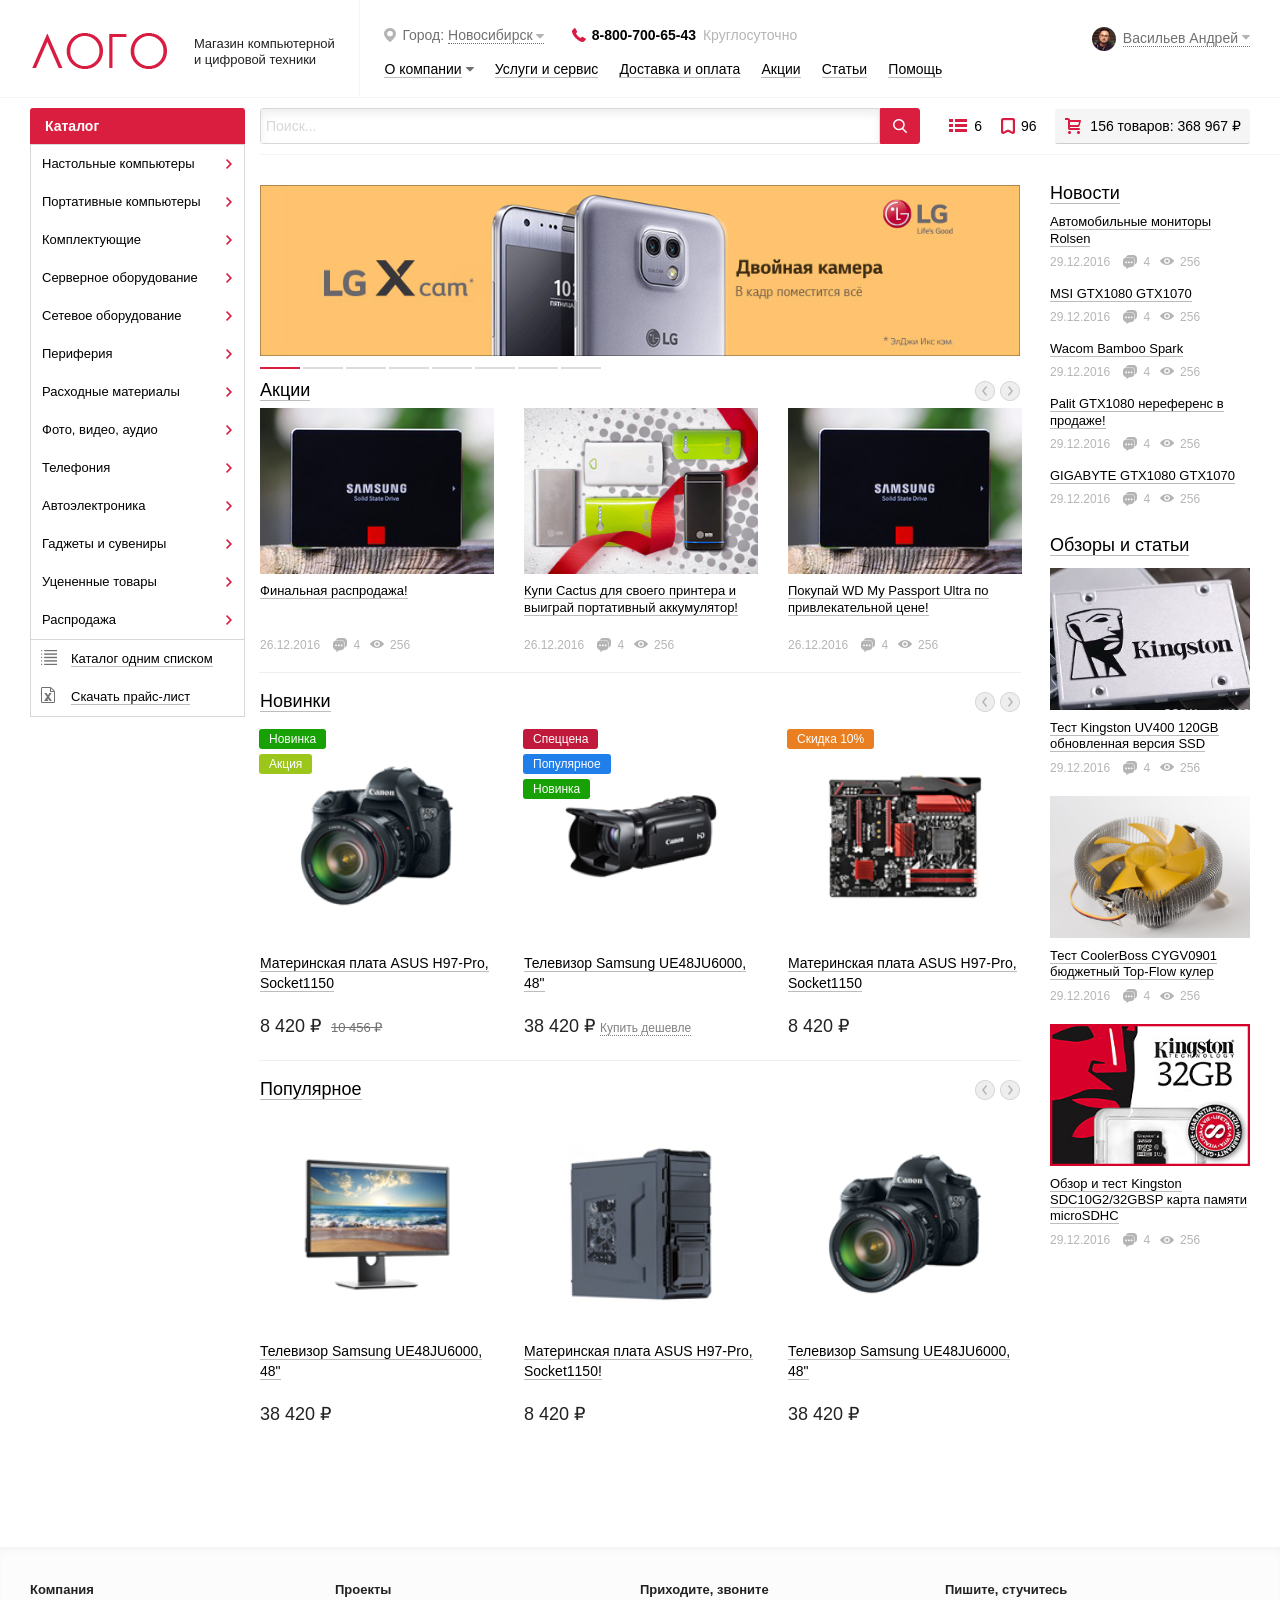
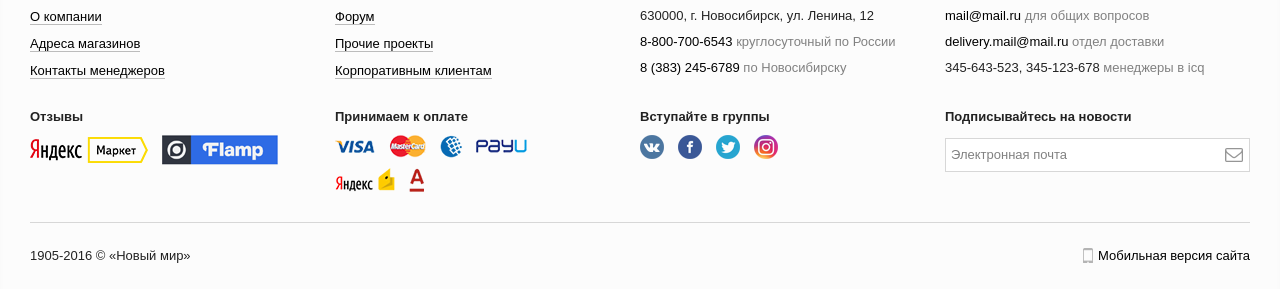
<file: index.html>
<!doctype html>
<html>
<head>
    <meta charset="utf-8">
    <meta http-equiv="x-ua-compatible" content="ie=edge">

    <title>shop</title>
    <meta name="description" content="Магазин компьютерной техники">
    
    <meta name="msapplication-tap-highlight" content="no">
    <meta name="msapplication-config" content="ieconfig.xml">

    <link rel="stylesheet" href="css/normalize.css">
    <link rel="stylesheet" href="css/style.css">
    <link rel="stylesheet" href="css/slick.css"/>
</head>

<body>
  <!--[if lt IE 9]>
      <div class="browserupgrade">
          <div>
              <p class="f">Internet Explorer версии 8.0, или еще ниже?</p>
              <p class="s">Пожалуйста, <a href="http://browsehappy.com/" target="_blank">обновите свой браузер</a>, и возвращайтесь:)</p>
          </div>
      </div>
  <![endif]-->

<div class="wrap">

    <header class="header">

        <div class="header-top row">
            
            <div class="header-logo">
                <a><img src="img/icons/logo.png" alt="logo" width="140" height="45"></a>
                <p>Магазин компьютерной и&nbsp;цифровой техники</p>
            </div>
            
            <div class="header-body">
               <div class="header-body__top row">
                   <div class="city-choice">
                       <span>Город: <a href="./">Новосибирск</a></span>
                       <a href="tel:88007006543">8-800-700-65-43</a>
                       <span>Круглосуточно</span>
                   </div>
                   <div class="user-login">
                       <a href="./"><img src="img/icons/avatar.png" alt=""></a>
                       <a class="user-login__name" href="./">Васильев Андрей</a>
                   </div>
               </div>
                                            
               <nav class="header-menu">
                    <ul>
                        <li class="header-menu--dropdown"><a href="./">О компании</a>
                            <ul class="header-menu__submenu">
                                <li><a href="./">Новости</a></li>
                                <li><a href="./">История&nbsp;компании</a></li>
                                <li><a href="./">Адреса&nbsp;и&nbsp;реквизиты</a></li>
                                <li><a href="./">Вакансии</a></li>
                            </ul>
                        </li>
                        <li><a href="./">Услуги и сервис</a></li>
                        <li><a href="./">Доставка и оплата</a></li>
                        <li><a href="./">Акции</a></li>
                        <li><a href="./">Статьи</a></li>
                        <li><a href="./">Помощь</a></li>
                    </ul>
               </nav>
                
            </div>

        </div>
        
        <div class="header-down row">
            
            <div class="header-down__catalog">
                <p>Каталог</p>
            </div>

            <div class="header-down__basket-block">
                <ul>
                    <li><a class="header-down__compare" href="./">6</a></li>
                    <li><a class="header-down__like" href="./">96</a></li>
                    <li><a class="header-down__basket" href="./">156 товаров: 368 967 &#8381;</a></li>
                </ul>
            </div>

            <div class="header-down__search">
                <div class="header-down__wrap">
                    <span><input type="text" value="Поиск..."></span>
                    <span></span>
                </div>
            </div>
                    
        </div>
        
        <div class="divider"></div>                        
                     
    </header>

    <div class="main row">


        <aside class="left-column">

            <div class="left-column__menu">
                <ul>
                    <li class="left-column__dropdown"><a href="./">Настольные компьютеры</a></li>
                    <li class="left-column__dropdown"><a href="./">Портативные компьютеры</a></li>
                    <li class="left-column__dropdown"><a href="category.html">Комплектующие</a>
                        <div class="dropdown-menu dropdown-menu--shadow row">
                            <div class="dropdown-menu__column">
                                <div class="dropdown-menu__item">
                                    <h2 class="dropdown-menu__item-title"><a href="">Корпуса</a></h2>
                                    <ul class="dropdown-menu__item-list">
                                        <li><a href="./">ATX</a></li>
                                        <li><a href="./">mATX</a></li>
                                        <li><a href="./">BTX</a></li>
                                        <li><a href="./">EATX</a></li>
                                        <li><a href="./">Mini-ITX</a></li>
                                    </ul>
                                </div>
                                <div class="dropdown-menu__item">
                                    <h2 class="dropdown-menu__item-title"><a href="">Блоки питания</a></h2>
                                    <ul class="dropdown-menu__item-list">
                                        <li><a href="./">до 500W</a></li>
                                        <li><a href="./">500-800W</a></li>
                                        <li><a href="./">800-1600W</a></li>
                                    </ul>
                                </div>
                                <div class="dropdown-menu__item">
                                    <h2 class="dropdown-menu__item-title"><a href="">Материнские платы</a></h2>
                                    <ul class="dropdown-menu__item-list">
                                        <li><a href="./">под процессор Intel</a></li>
                                        <li><a href="./">под процессор AMD</a></li>
                                    </ul>
                                </div>
                                <div class="dropdown-menu__item">
                                    <h2 class="dropdown-menu__item-title"><a href="">Процессоры</a></h2>
                                    <ul class="dropdown-menu__item-list">
                                        <li><a href="./">Intel</a></li>
                                        <li><a href="./">AMD</a></li>
                                    </ul>
                                </div>
                                <div class="dropdown-menu__item">
                                    <h2 class="dropdown-menu__item-title"><a href="">Кулеры и системы охлаждения</a></h2>
                                    <ul class="dropdown-menu__item-list">
                                        <li><a href="./">Для процессоров</a></li>
                                        <li><a href="./">корпусов</a></li>
                                        <li><a href="./">жестких дисков видеокарт,</a></li>
                                        <li><a href="./">чипсетов,</a></li>
                                        <li><a href="./">памяти</a></li>
                                        <li><a href="./">водяное охлаждение</a></li>
                                        <li><a href="./">аксессуары для кулеров</a></li>
                                    </ul>
                                </div>
                                <div class="dropdown-menu__item">
                                    <h2 class="dropdown-menu__item-title"><a href="">Оперативная память</a></h2>
                                    <ul class="dropdown-menu__item-list">
                                        <li><a href="./">DDR</a></li>
                                        <li><a href="./">DDR2</a></li>
                                        <li><a href="./">DDR3</a></li>
                                        <li><a href="./">DDR4</a></li>
                                        <li><a href="./">DIMM</a></li>
                                        <li><a href="./">SODIMM</a></li>
                                    </ul>
                                </div>
                            </div>

                            <div class="dropdown-menu__column">
                                <div class="dropdown-menu__item">
                                    <h2 class="dropdown-menu__item-title"><a href="subcategory.html">Видеокарты</a></h2>
                                    <ul class="dropdown-menu__item-list">
                                        <li><a href="./">NVidia PCI-E</a></li>
                                        <li><a href="./">AMD PCI-E</a></li>
                                        <li><a href="./">AMD AGP</a></li>
                                    </ul>
                                </div>
                                <div class="dropdown-menu__item">
                                    <h2 class="dropdown-menu__item-title"><a href="">ТВ-тюнеры, платы видеомонтажа</a></h2>
                                </div>
                                <div class="dropdown-menu__item">
                                    <h2 class="dropdown-menu__item-title"><a href="">Звуковые карты</a></h2>
                                </div>
                                <div class="dropdown-menu__item">
                                    <h2 class="dropdown-menu__item-title"><a href="">Жесткие диски</a></h2>
                                    <ul class="dropdown-menu__item-list">
                                        <li><a href="./">SATA</a></li>
                                        <li><a href="./">SSD</a></li>
                                        <li><a href="./">DOM</a></li>
                                        <li><a href="./">Для ноутбуков</a></li>
                                        <li><a href="./">Внешние</a></li>
                                    </ul>
                                </div>
                                <div class="dropdown-menu__item">
                                    <h2 class="dropdown-menu__item-title"><a href="">Аксессуары для жестких дисков</a></h2>
                                    <ul class="dropdown-menu__item-list">
                                        <li><a href="./">Внешние боксы</a></li>
                                        <li><a href="./">Док-станции</a></li>
                                        <li><a href="./">Крепления Мобильные шасси</a></li>
                                        <li><a href="./">Чехлы</a></li>
                                    </ul>
                                </div>
                                <div class="dropdown-menu__item">
                                    <h2 class="dropdown-menu__item-title"><a href="">Оптические приводы</a></h2>
                                    <ul class="dropdown-menu__item-list">
                                        <li><a href="./">Floppy</a></li>
                                        <li><a href="./">DVD-ROM</a></li>
                                        <li><a href="./">DVD-RW</a></li>
                                        <li><a href="./">Blue-Ray/HD-DVD</a></li>
                                        <li><a href="./">Чехлы</a></li>
                                    </ul>
                                </div>
                                <div class="dropdown-menu__item">
                                    <h2 class="dropdown-menu__item-title"><a href="">Флеш-накопители</a></h2>
                                    <ul class="dropdown-menu__item-list">
                                        <li><a href="./">USB 2.0</a></li>
                                        <li><a href="./">USB 3.0</a></li>
                                    </ul>
                                </div>
                            </div>

                            <div class="dropdown-menu__column">
                                <div class="dropdown-menu__item">
                                    <h2 class="dropdown-menu__item-title"><a href="">Карты памяти</a></h2>
                                    <ul class="dropdown-menu__item-list">
                                        <li><a href="./">Micro Secure Digital</a></li>
                                        <li><a href="./">Secure Digital XOD</a></li>
                                        <li><a href="./">Compact Flash</a></li>
                                        <li><a href="./">Прочие</a></li>
                                    </ul>
                                </div>
                                <div class="dropdown-menu__item">
                                    <h2 class="dropdown-menu__item-title"><a href="">Считыватели карт памяти</a></h2>
                                </div>
                                <div class="dropdown-menu__item">
                                    <h2 class="dropdown-menu__item-title"><a href="">Контроллеры</a></h2>
                                    <ul class="dropdown-menu__item-list">
                                        <li><a href="./">IDE</a></li>
                                        <li><a href="./">SATA USB</a></li>
                                        <li><a href="./">Firewire Прочие</a></li>
                                    </ul>
                                </div>
                                <div class="dropdown-menu__item">
                                    <h2 class="dropdown-menu__item-title"><a href="">Аксессуары</a></h2>
                                </div>
                                <div class="dropdown-menu__item">
                                    <h2 class="dropdown-menu__item-title"><a href="">Программное обеспечение</a></h2>
                                    <ul class="dropdown-menu__item-list">
                                        <li><a href="./">Microsoft Windows</a></li>
                                        <li><a href="./">Microsoft Office</a></li>
                                        <li><a href="./">Антивирусы</a></li>
                                    </ul>
                                </div>
                            </div>
                        </div>
                    </li>
                    <li class="left-column__dropdown"><a href="./">Серверное оборудование</a></li>
                    <li class="left-column__dropdown"><a href="./">Сетевое оборудование</a></li>
                    <li class="left-column__dropdown"><a href="./">Периферия</a></li>
                    <li class="left-column__dropdown"><a href="./">Расходные материалы</a></li>
                    <li class="left-column__dropdown"><a href="./">Фото, видео, аудио</a></li>
                    <li class="left-column__dropdown"><a href="./">Телефония</a></li>
                    <li class="left-column__dropdown"><a href="./">Автоэлектроника</a></li>
                    <li class="left-column__dropdown"><a href="./">Гаджеты и сувениры</a></li>
                    <li class="left-column__dropdown"><a href="./">Уцененные товары</a></li>
                    <li class="left-column__dropdown"><a href="./">Распродажа</a></li>
                    <li class="left-column__onelist"><a href="./"><span>Каталог одним списком</span></a></li>
                    <li class="left-column__pricelist"><a href="./"><span>Скачать прайс-лист</span></a></li>
                </ul>
            </div>

        </aside>



        <aside class="right-column">

            <div class="news-block">
                <h2 class="news-block__title"><a href="./">Новости</a></h2>
                <div class="news-block__item">
                    <p><a href="./">Автомобильные мониторы Rolsen</a></p>
                    <p class="news-block__date">29.12.2016 <span>4</span><span>256</span></p>
                </div>
                <div class="news-block__item">
                    <p><a href="./">MSI GTX1080 GTX1070</a></p>
                    <p class="news-block__date">29.12.2016 <span>4</span><span>256</span></p>
                </div>
                <div class="news-block__item">
                    <p><a href="./">Wacom Bamboo Spark</a></p>
                    <p class="news-block__date">29.12.2016 <span>4</span><span>256</span></p>
                </div>
                <div class="news-block__item">
                    <p><a href="./">Palit GTX1080 нереференс в продаже!</a></p>
                    <p class="news-block__date">29.12.2016 <span>4</span><span>256</span></p>
                </div>
                <div class="news-block__item">
                    <p><a href="./">GIGABYTE GTX1080 GTX1070</a></p>
                    <p class="news-block__date">29.12.2016 <span>4</span><span>256</span></p>
                </div>
                
            </div>


            <div class="review-block">
                <h2 class="review-block__title"><a href="./">Обзоры и статьи</a></h2>
                
                <div class="review-block__item">
                    <a href="./"><img src="./img/maket/news4.png" alt="" width="200"></a>
                    <p><a href="./">Тест Kingston UV400 120GB обновленная версия SSD</a></p>
                    <p class="review-block__social">29.12.2016 <span>4</span><span>256</span></p>
                </div>
                
                <div class="review-block__item">
                    <a href="./"><img src="./img/maket/news7.png" alt="" width="200"></a>
                    <p><a href="./">Тест CoolerBoss CYGV0901 бюджетный Top-Flow кулер</a></p>
                    <p class="review-block__social">29.12.2016 <span>4</span><span>256</span></p>
                </div>
                
                <div class="review-block__item">
                    <a href="./"><img src="./img/maket/news5.png" alt="" width="200"></a>
                    <p><a href="./">Обзор и тест Kingston SDC10G2/32GBSP карта памяти microSDHC</a></p>
                    <p class="review-block__social">29.12.2016 <span>4</span><span>256</span></p>
                </div>
                
            </div>

        </aside>




        <div class="center-column row">


            <div class="slider row hidden">
                <div><a href="./"><img src="img/slider/slider1.png" alt=""></a></div>
                <div><a href="./"><img src="img/slider/slide5.jpg" alt=""></a></div>
                <div><a href="./"><img src="img/slider/slide2.jpg" alt=""></a></div>
                <div><a href="./"><img src="img/slider/slide3.jpg" alt=""></a></div>
                <div><a href="./"><img src="img/slider/slide4.jpg" alt=""></a></div>
                <div><a href="./"><img src="img/slider/slide5.jpg" alt=""></a></div>
                <div><a href="./"><img src="img/slider/slide6.jpg" alt=""></a></div>
                <div><a href="./"><img src="img/slider/slide7.jpg" alt=""></a></div>
            </div>
            <div class="slider-dots-custom"></div>


            <div class="action-block">
                <div class="title-content-block row">
                    <h1><a href="./">Акции</a></h1>
                </div>
                <div class="content slider-four row hidden">
                    <div class="content-block">
                        <div class="content-block__wrap">
                            <a href="./"><img src="img/maket/news9.png" alt=""></a>
                            <p class="content-block__title"><a href="./">Финальная распродажа!</a></p>
                            <p class="content-block__date">26.12.2016 <span>4</span><span>256</span></p>
                        </div>
                    </div>
                    <div class="content-block">
                        <div class="content-block__wrap">
                            <a href="./"><img src="img/maket/news6.png" alt=""></a>
                            <p  class="content-block__title"><a href="./">Купи Cactus для своего принтера и выиграй портативный аккумулятор!</a></p>
                            <p class="content-block__date">26.12.2016 <span>4</span><span>256</span></p>
                        </div>
                    </div>
                    <div class="content-block">
                        <div class="content-block__wrap">
                            <a href="./"><img src="img/maket/news9.png" alt=""></a>
                            <p class="content-block__title"><a href="./">Покупай WD My Passport Ultra по привлекательной цене!</a></p>
                            <p class="content-block__date">26.12.2016 <span>4</span><span>256</span></p>
                        </div>
                    </div>
                    <div class="content-block">
                        <div class="content-block__wrap">
                            <a href="./"><img src="img/maket/news10.png" alt=""></a>
                            <p class="content-block__title"><a href="./">Топ недорогих устройств Logitech по супер ценам!</a></p>
                            <p class="content-block__date">26.12.2016 <span>4</span><span>256</span></p>
                        </div>
                    </div>
                    <div class="content-block">
                        <div class="content-block__wrap">
                            <a href="./"><img src="img/maket/news9.png" alt=""></a>
                            <p class="content-block__title"><a href="./">Покупай WD My Passport Ultra по привлекательной цене!</a></p>
                            <p class="content-block__date">26.12.2016 <span>4</span><span>256</span></p>
                        </div>
                    </div>
                    <div class="content-block">
                        <div class="content-block__wrap">
                            <a href="./"><img src="img/maket/news10.png" alt=""></a>
                            <p class="content-block__title"><a href="./">Топ недорогих устройств Logitech по супер ценам!</a></p>
                            <p class="content-block__date">26.12.2016 <span>4</span><span>256</span></p>
                        </div>
                    </div>
                    <div class="content-block">
                        <div class="content-block__wrap">
                            <a href="./"><img src="img/maket/news9.png" alt=""></a>
                            <p class="content-block__title"><a href="./">Финальная распродажа!</a></p>
                            <p class="content-block__date">26.12.2016 <span>4</span><span>256</span></p>
                        </div>
                    </div>
                    <div class="content-block">
                        <div class="content-block__wrap">
                            <a href="./"><img src="img/maket/news6.png" alt=""></a>
                            <p  class="content-block__title"><a href="./">Купи Cactus для своего принтера и выиграй портативный аккумулятор!</a></p>
                            <p class="content-block__date">26.12.2016 <span>4</span><span>256</span></p>
                        </div>
                    </div>
                    <div class="content-block">
                        <div class="content-block__wrap">
                            <a href="./"><img src="img/maket/news9.png" alt=""></a>
                            <p class="content-block__title"><a href="./">Покупай WD My Passport Ultra по привлекательной цене!</a></p>
                            <p class="content-block__date">26.12.2016 <span>4</span><span>256</span></p>
                        </div>
                    </div>
                    <div class="content-block">
                        <div class="content-block__wrap">
                            <a href="./"><img src="img/maket/news6.png" alt=""></a>
                            <p class="content-block__title"><a href="./">Финальная распродажа!</a></p>
                            <p class="content-block__date">26.12.2016 <span>4</span><span>256</span></p>
                        </div>
                    </div>
                    <div class="content-block">
                        <div class="content-block__wrap">
                            <a href="./"><img src="img/maket/news6.png" alt=""></a>
                            <p  class="content-block__title"><a href="./">Купи Cactus для своего принтера и выиграй портативный аккумулятор!</a></p>
                            <p class="content-block__date">26.12.2016 <span>4</span><span>256</span></p>
                        </div>
                    </div>
                    <div class="content-block">
                        <div class="content-block__wrap">
                            <a href="./"><img src="img/maket/news9.png" alt=""></a>
                            <p class="content-block__title"><a href="./">Покупай WD My Passport Ultra по привлекательной цене!</a></p>
                            <p class="content-block__date">26.12.2016 <span>4</span><span>256</span></p>
                        </div>
                    </div>
                    <div class="content-block">
                        <div class="content-block__wrap">
                            <a href="./"><img src="img/maket/news10.png" alt=""></a>
                            <p class="content-block__title"><a href="./">Топ недорогих устройств Logitech по супер ценам!</a></p>
                            <p class="content-block__date">26.12.2016 <span>4</span><span>256</span></p>
                        </div>
                    </div>
                    <div class="content-block">
                        <div class="content-block__wrap">
                            <a href="./"><img src="img/maket/news9.png" alt=""></a>
                            <p class="content-block__title"><a href="./">Покупай WD My Passport Ultra по привлекательной цене!</a></p>
                            <p class="content-block__date">26.12.2016 <span>4</span><span>256</span></p>
                        </div>
                    </div>
                    <div class="content-block">
                        <div class="content-block__wrap">
                            <a href="./"><img src="img/maket/news10.png" alt=""></a>
                            <p class="content-block__title"><a href="./">Топ недорогих устройств Logitech по супер ценам!</a></p>
                            <p class="content-block__date">26.12.2016 <span>4</span><span>256</span></p>
                        </div>
                    </div>
                    <div class="content-block">
                        <div class="content-block__wrap">
                            <a href="./"><img src="img/maket/news9.png" alt=""></a>
                            <p class="content-block__title"><a href="./">Финальная распродажа!</a></p>
                            <p class="content-block__date">26.12.2016 <span>4</span><span>256</span></p>
                        </div>
                    </div>
                    <div class="content-block">
                        <div class="content-block__wrap">
                            <a href="./"><img src="img/maket/news6.png" alt=""></a>
                            <p  class="content-block__title"><a href="./">Купи Cactus для своего принтера и выиграй портативный аккумулятор!</a></p>
                            <p class="content-block__date">26.12.2016 <span>4</span><span>256</span></p>
                        </div>
                    </div>
                    <div class="content-block">
                        <div class="content-block__wrap">
                            <a href="./"><img src="img/maket/news9.png" alt=""></a>
                            <p class="content-block__title"><a href="./">Покупай WD My Passport Ultra по привлекательной цене!</a></p>
                            <p class="content-block__date">26.12.2016 <span>4</span><span>256</span></p>
                        </div>
                    </div>
                </div>
            </div>


            <div class="neew-block">
                <div class="title-content-block row">
                    <h1><a href="./">Новинки</a></h1>
                </div>
                <div class="content slider-four row hidden">
                    <div class="content-block">
                        <div class="content-block__wrap">
                            <a href="./"><img src="img/maket/product3.png" alt=""></a>
                            <div class="content-block__text--tall">
                                <p class="content-block__title--tall"><a href="./">Материнская плата ASUS H97-Pro, Socket1150</a></p>
                            </div>
                            <p class="content-block__price--tall">8 420 &#8381;<span class="old-price old-price--main">10 456 &#8381;</span></p>
                            
                            <div class="flag flag--new flag--1">
                                <p>Новинка</p>
                            </div>
                            <div class="flag flag--action flag--2">
                                <p>Акция</p>
                            </div>
                            
                        </div>
                        <div class="content-block-hover">
                            <div class="content-block-hover__wrap">
                                <img src="img/maket/product3.png" alt="">
                                <div class="content-block-hover__text">
                                    <p class="content-block-hover__title">ASUS H97-Pro, Socket1150, iH97, 4DDRIII-1600MHz, 2PCI-Ex16, 4SATAIII RAID</p>
                                    <p class="content-block-hover__cat">Материнская плата</p>
                                </div>
                                <div class="content-block-hover__text-ext">
                                    <p class="content-block-hover__stars"><a href="./"></a><span>156</span></p>
                                    <p class="content-block-hover__avail">В наличии <a href="./">в 5 магазинах</a></p>
                                    <p class="content-block-hover__price">8 420 &#8381;</p>
                                    <div class="content-block-hover__btns row">
                                        <div class="btn-buy">
                                            <a  href="./">Купить</a>
                                        </div>
                                        <div class="btn-compare">
                                            <a href="./"></a>
                                        </div>
                                        <div class="btn-like">
                                            <a  href="./"></a>
                                        </div>
                                    </div>
                                    <div class="content-block-hover__shops hidden">
                                        <p>Советская, 3</p>
                                        <p>Ленина, 56</p>
                                        <p>Кирова, 17</p>
                                        <p>Дзержинского, 10</p>
                                        <p>Богаткова, 210</p>
                                        <p>Красный проспект, 1</p>
                                    </div>
                                </div>
                            </div>
                            
                            <div class="flag flag--new flag--1--hover">
                                <p>Новинка</p>
                            </div>
                            <div class="flag flag--action flag--2--hover">
                                <p>Акция</p>
                            </div>
                            
                        </div>
                    </div>
                    <div class="content-block">
                        <div class="content-block__wrap content-block__wrap--new">
                            <a href="./"><img src="img/maket/product4.png" alt=""></a>
                            <div class="content-block__text--tall">
                                <p class="content-block__title--tall"><a href="./">Телевизор Samsung UE48JU6000, 48"</a></p>
                            </div>
                            <p class="content-block__price--tall">38 420 &#8381; <span class="cheep cheep--main">Купить&nbsp;дешевле</span></p>
                            
                            <div class="flag flag--spec flag--1">
                                <p>Спеццена</p>
                            </div>
                            <div class="flag flag--pop flag--2">
                                <p>Популярное</p>
                            </div>
                            <div class="flag flag--new flag--3">
                                <p>Новинка</p>
                            </div>
                        </div>
                        <div class="content-block-hover">
                            <div class="content-block-hover__wrap content-block__wrap--new">
                                <img src="img/maket/product4.png" alt="">
                                <div class="content-block-hover__text">
                                    <p class="content-block-hover__title">Samsung UE48JU6000, 48"</p>
                                    <p class="content-block-hover__cat">Телевизор</p>
                                </div>
                                <div class="content-block-hover__text-ext">
                                    <p class="content-block-hover__stars"><a href="./"></a><span>156</span></p>
                                    <p class="content-block-hover__avail">В наличии <a href="./">в 5 магазинах</a></p>
                                    <p class="content-block-hover__price">38 420 &#8381;</p>
                                    <div class="content-block-hover__btns row">
                                        <div class="btn-buy">
                                            <a  href="./">Купить</a>
                                        </div>
                                        <div class="btn-compare">
                                            <a href="./"></a>
                                        </div>
                                        <div class="btn-like">
                                            <a  href="./"></a>
                                        </div>
                                    </div>
                                    <div class="content-block-hover__shops hidden">
                                        <p>Советская, 3</p>
                                        <p>Ленина, 56</p>
                                        <p>Кирова, 17</p>
                                        <p>Дзержинского, 10</p>
                                        <p>Богаткова, 210</p>
                                        <p>Красный проспект, 1</p>
                                    </div>
                                </div>
                            </div>
                        </div>
                    </div>
                    <div class="content-block">
                        <div class="content-block__wrap">
                            <a href="./"><img src="img/maket/product5.png" alt=""></a>
                            <div class="content-block__text--tall">
                                <p class="content-block__title--tall"><a href="./">Материнская плата ASUS H97-Pro, Socket1150</a></p>
                            </div>
                            <p class="content-block__price--tall">8 420 &#8381;</p>
                            
                            <div class="flag flag--disc flag--1">
                                <p>Скидка 10%</p>
                            </div>
                        </div>
                        <div class="content-block-hover">
                            <div class="content-block-hover__wrap">
                                <img src="img/maket/product5.png" alt="">
                                <div class="content-block-hover__text">
                                    <p class="content-block-hover__title">ASUS H97-Pro, Socket1150, iH97, 4DDRIII-1600MHz, 2PCI-Ex16, 4SATAIII RAID</p>
                                    <p class="content-block-hover__cat">Материнская плата</p>
                                </div>
                                <div class="content-block-hover__text-ext">
                                    <p class="content-block-hover__stars"><a href="./"></a><span>156</span></p>
                                    <p class="content-block-hover__avail">В наличии <a href="./">в 5 магазинах</a></p>
                                    <p class="content-block-hover__price">8 420 &#8381;</p>
                                    <div class="content-block-hover__btns row">
                                        <div class="btn-buy">
                                            <a  href="./">Купить</a>
                                        </div>
                                        <div class="btn-compare">
                                            <a href="./"></a>
                                        </div>
                                        <div class="btn-like">
                                            <a  href="./"></a>
                                        </div>
                                    </div>
                                    <div class="content-block-hover__shops hidden">
                                        <p>Советская, 3</p>
                                        <p>Ленина, 56</p>
                                        <p>Кирова, 17</p>
                                        <p>Дзержинского, 10</p>
                                        <p>Богаткова, 210</p>
                                        <p>Красный проспект, 1</p>
                                    </div>
                                </div>
                            </div>
                        </div>
                    </div>
                    <div class="content-block">
                        <div class="content-block__wrap">
                            <a href="./"><img src="img/maket/product6.png" alt=""></a>
                            <div class="content-block__text--tall">
                                <p class="content-block__title--tall"><a href="./">Телевизор Samsung UE48JU6000, 48"</a></p>
                            </div>
                            <p class="content-block__price--tall">38 420 &#8381;</p>
                        </div>
                        <div class="content-block-hover">
                            <div class="content-block-hover__wrap">
                                <img src="img/maket/product6.png" alt="">
                                <div class="content-block-hover__text">
                                    <p class="content-block-hover__title">Samsung UE48JU6000, 48"</p>
                                    <p class="content-block-hover__cat">Телевизор</p>
                                </div>
                                <div class="content-block-hover__text-ext">
                                    <p class="content-block-hover__stars"><a href="./"></a><span>156</span></p>
                                    <p class="content-block-hover__avail">В наличии <a href="./">в 5 магазинах</a></p>
                                    <p class="content-block-hover__price">38 420 &#8381;</p>
                                    <div class="content-block-hover__btns row">
                                        <div class="btn-buy">
                                            <a  href="./">Купить</a>
                                        </div>
                                        <div class="btn-compare">
                                            <a href="./"></a>
                                        </div>
                                        <div class="btn-like">
                                            <a  href="./"></a>
                                        </div>
                                    </div>
                                    <div class="content-block-hover__shops hidden">
                                        <p>Советская, 3</p>
                                        <p>Ленина, 56</p>
                                        <p>Кирова, 17</p>
                                        <p>Дзержинского, 10</p>
                                        <p>Богаткова, 210</p>
                                        <p>Красный проспект, 1</p>
                                    </div>
                                </div>
                            </div>
                        </div>
                    </div>
                    <div class="content-block">
                        <div class="content-block__wrap content-block__wrap--new">
                            <a href="./"><img src="img/maket/product4.png" alt=""></a>
                            <div class="content-block__text--tall">
                                <p class="content-block__title--tall"><a href="./">Телевизор Samsung UE48JU6000, 48"</a></p>
                            </div>
                            <p class="content-block__price--tall">38 420 &#8381; <span class="cheep cheep--main">Купить&nbsp;дешевле</span></p>
                            
                            <div class="flag flag--spec flag--1">
                                <p>Спеццена</p>
                            </div>
                            <div class="flag flag--pop flag--2">
                                <p>Популярное</p>
                            </div>
                            <div class="flag flag--new flag--3">
                                <p>Новинка</p>
                            </div>
                        </div>
                        <div class="content-block-hover">
                            <div class="content-block-hover__wrap content-block__wrap--new">
                                <img src="img/maket/product4.png" alt="">
                                <div class="content-block-hover__text">
                                    <p class="content-block-hover__title">Samsung UE48JU6000, 48"</p>
                                    <p class="content-block-hover__cat">Телевизор</p>
                                </div>
                                <div class="content-block-hover__text-ext">
                                    <p class="content-block-hover__stars"><a href="./"></a><span>156</span></p>
                                    <p class="content-block-hover__avail">В наличии <a href="./">в 5 магазинах</a></p>
                                    <p class="content-block-hover__price">38 420 &#8381;</p>
                                    <div class="content-block-hover__btns row">
                                        <div class="btn-buy">
                                            <a  href="./">Купить</a>
                                        </div>
                                        <div class="btn-compare">
                                            <a href="./"></a>
                                        </div>
                                        <div class="btn-like">
                                            <a  href="./"></a>
                                        </div>
                                    </div>
                                    <div class="content-block-hover__shops hidden">
                                        <p>Советская, 3</p>
                                        <p>Ленина, 56</p>
                                        <p>Кирова, 17</p>
                                        <p>Дзержинского, 10</p>
                                        <p>Богаткова, 210</p>
                                        <p>Красный проспект, 1</p>
                                    </div>
                                </div>
                            </div>
                        </div>
                    </div>
                                    
                </div>
            </div>


            <div class="popular-block row">
                <div class="title-content-block row">
                    <h1><a href="./">Популярное</a></h1>
                </div>
                <div class="content slider-four row hidden">
                    <div class="content-block">
                        <div class="content-block__wrap">
                            <a href="./"><img src="img/maket/product7.png" alt=""></a>
                            <div class="content-block__text--tall">
                                <p class="content-block__title--tall"><a href="./">Телевизор Samsung UE48JU6000, 48"</a></p>
                            </div>
                            <p class="content-block__price--tall">38 420 &#8381;</p>
                        </div>
                        <div class="content-block-hover">
                            <div class="content-block-hover__wrap">
                                <img src="img/maket/product7.png" alt="">
                                <div class="content-block-hover__text">
                                    <p class="content-block-hover__title">Samsung UE48JU6000, 48"</p>
                                    <p class="content-block-hover__cat">Телевизор</p>
                                </div>
                                <div class="content-block-hover__text-ext">
                                    <p class="content-block-hover__stars"><a href="./"></a><span>156</span></p>
                                    <p class="content-block-hover__avail">В наличии <a href="./">в 5 магазинах</a></p>
                                    <p class="content-block-hover__price">38 420 &#8381;</p>
                                    <div class="content-block-hover__btns row">
                                        <div class="btn-buy">
                                            <a  href="./">Купить</a>
                                        </div>
                                        <div class="btn-compare">
                                            <a href="./"></a>
                                        </div>
                                        <div class="btn-like">
                                            <a  href="./"></a>
                                        </div>
                                    </div>
                                    <div class="content-block-hover__shops hidden">
                                        <p>Советская, 3</p>
                                        <p>Ленина, 56</p>
                                        <p>Кирова, 17</p>
                                        <p>Дзержинского, 10</p>
                                        <p>Богаткова, 210</p>
                                        <p>Красный проспект, 1</p>
                                    </div>
                                </div>
                            </div>
                        </div>
                    </div>
                    <div class="content-block">
                        <div class="content-block__wrap content-block__wrap--pop">
                            <a href="./"><img src="img/maket/product8.png" alt=""></a>
                            <div class="content-block__text--tall">
                                <p class="content-block__title--tall"><a href="./">Материнская плата ASUS H97-Pro, Socket1150!</a></p>
                            </div>
                            <p class="content-block__price--tall">8 420 &#8381;</p>
                        </div>
                        <div class="content-block-hover content-block__wrap--pop">
                            <div class="content-block-hover__wrap">
                                <img src="img/maket/product8.png" alt="">
                                <div class="content-block-hover__text">
                                    <p class="content-block-hover__title">ASUS H97-Pro, Socket1150, iH97, 4DDRIII-1600MHz, 2PCI-Ex16, 4SATAIII RAID</p>
                                    <p class="content-block-hover__cat">Материнская плата</p>
                                </div>
                                <div class="content-block-hover__text-ext">
                                    <p class="content-block-hover__stars"><a href="./"></a><span>156</span></p>
                                    <p class="content-block-hover__avail">В наличии <a href="./">в 5 магазинах</a></p>
                                    <p class="content-block-hover__price">8 420 &#8381;</p>
                                    <div class="content-block-hover__btns row">
                                        <div class="btn-buy">
                                            <a  href="./">Купить</a>
                                        </div>
                                        <div class="btn-compare">
                                            <a href="./"></a>
                                        </div>
                                        <div class="btn-like">
                                            <a  href="./"></a>
                                        </div>
                                    </div>
                                    <div class="content-block-hover__shops hidden">
                                        <p>Советская, 3</p>
                                        <p>Ленина, 56</p>
                                        <p>Кирова, 17</p>
                                        <p>Дзержинского, 10</p>
                                        <p>Богаткова, 210</p>
                                        <p>Красный проспект, 1</p>
                                    </div>
                                </div>
                            </div>
                        </div>
                    </div>
                    <div class="content-block">
                        <div class="content-block__wrap">
                            <a href="./"><img src="img/maket/product3.png" alt=""></a>
                            <div class="content-block__text--tall">
                                <p class="content-block__title--tall"><a href="./">Телевизор Samsung UE48JU6000, 48"</a></p>
                            </div>
                            <p class="content-block__price--tall">38 420 &#8381;</p>
                        </div>
                        <div class="content-block-hover">
                            <div class="content-block-hover__wrap">
                                <img src="img/maket/product3.png" alt="">
                                <div class="content-block-hover__text">
                                    <p class="content-block-hover__title">Samsung UE48JU6000, 48"</p>
                                    <p class="content-block-hover__cat">Телевизор</p>
                                </div>
                                <div class="content-block-hover__text-ext">
                                    <p class="content-block-hover__stars"><a href="./"></a><span>156</span></p>
                                    <p class="content-block-hover__avail">В наличии <a href="./">в 5 магазинах</a></p>
                                    <p class="content-block-hover__price">38 420 &#8381;</p>
                                    <div class="content-block-hover__btns row">
                                        <div class="btn-buy">
                                            <a  href="./">Купить</a>
                                        </div>
                                        <div class="btn-compare">
                                            <a href="./"></a>
                                        </div>
                                        <div class="btn-like">
                                            <a  href="./"></a>
                                        </div>
                                    </div>
                                    <div class="content-block-hover__shops hidden">
                                        <p>Советская, 3</p>
                                        <p>Ленина, 56</p>
                                        <p>Кирова, 17</p>
                                        <p>Дзержинского, 10</p>
                                        <p>Богаткова, 210</p>
                                        <p>Красный проспект, 1</p>
                                    </div>
                                </div>
                            </div>
                        </div>
                    </div>
                    <div class="content-block">
                        <div class="content-block__wrap">
                            <a href="./"><img src="img/maket/product5.png" alt=""></a>
                            <div class="content-block__text--tall">
                                <p class="content-block__title--tall"><a href="./">Материнская плата ASUS H97-Pro, Socket1150</a></p>
                            </div>
                            <p class="content-block__price--tall">38 420 &#8381;</p>
                        </div>
                        <div class="content-block-hover">
                            <div class="content-block-hover__wrap">
                                <img src="img/maket/product5.png" alt="">
                                <div class="content-block-hover__text">
                                    <p class="content-block-hover__title">ASUS H97-Pro, Socket1150, iH97, 4DDRIII-1600MHz, 2PCI-Ex16, 4SATAIII RAID</p>
                                    <p class="content-block-hover__cat">Материнская плата</p>
                                </div>
                                <div class="content-block-hover__text-ext">
                                    <p class="content-block-hover__stars"><a href="./"></a><span>156</span></p>
                                    <p class="content-block-hover__avail">В наличии <a href="./">в 5 магазинах</a></p>
                                    <p class="content-block-hover__price">8 420 &#8381;</p>
                                    <div class="content-block-hover__btns row">
                                        <div class="btn-buy">
                                            <a  href="./">Купить</a>
                                        </div>
                                        <div class="btn-compare">
                                            <a href="./"></a>
                                        </div>
                                        <div class="btn-like">
                                            <a  href="./"></a>
                                        </div>
                                    </div>
                                    <div class="content-block-hover__shops hidden">
                                        <p>Советская, 3</p>
                                        <p>Ленина, 56</p>
                                        <p>Кирова, 17</p>
                                        <p>Дзержинского, 10</p>
                                        <p>Богаткова, 210</p>
                                        <p>Красный проспект, 1</p>
                                    </div>
                                </div>
                            </div>
                        </div>
                    </div>
                    <div class="content-block">
                        <div class="content-block__wrap content-block__wrap--pop">
                            <a href="./"><img src="img/maket/product8.png" alt=""></a>
                            <div class="content-block__text--tall">
                                <p class="content-block__title--tall"><a href="./">Материнская плата ASUS H97-Pro, Socket1150!</a></p>
                            </div>
                            <p class="content-block__price--tall">8 420 &#8381;</p>
                        </div>
                        <div class="content-block-hover content-block__wrap--pop">
                            <div class="content-block-hover__wrap">
                                <img src="img/maket/product8.png" alt="">
                                <div class="content-block-hover__text">
                                    <p class="content-block-hover__title">ASUS H97-Pro, Socket1150, iH97, 4DDRIII-1600MHz, 2PCI-Ex16, 4SATAIII RAID</p>
                                    <p class="content-block-hover__cat">Материнская плата</p>
                                </div>
                                <div class="content-block-hover__text-ext">
                                    <p class="content-block-hover__stars"><a href="./"></a><span>156</span></p>
                                    <p class="content-block-hover__avail">В наличии <a href="./">в 5 магазинах</a></p>
                                    <p class="content-block-hover__price">8 420 &#8381;</p>
                                    <div class="content-block-hover__btns row">
                                        <div class="btn-buy">
                                            <a  href="./">Купить</a>
                                        </div>
                                        <div class="btn-compare">
                                            <a href="./"></a>
                                        </div>
                                        <div class="btn-like">
                                            <a  href="./"></a>
                                        </div>
                                    </div>
                                    <div class="content-block-hover__shops hidden">
                                        <p>Советская, 3</p>
                                        <p>Ленина, 56</p>
                                        <p>Кирова, 17</p>
                                        <p>Дзержинского, 10</p>
                                        <p>Богаткова, 210</p>
                                        <p>Красный проспект, 1</p>
                                    </div>
                                </div>
                            </div>
                        </div>
                    </div>
                    
                </div>
            </div>


        </div>
    </div>


    <footer class="footer">

        <div class="footer-top row">

            <div class="footer-top__group row">
                
                <div class="footer-top__block footer-top__block--links">
                    <h3 class="footer__title">Компания</h3>
                    <p><a href="./">О компании</a></p>
                    <p><a href="./">Адреса магазинов</a></p>
                    <p><a href="./">Контакты менеджеров</a></p>
                </div>
                
                <div class="footer-top__block footer-top__block--links">
                    <h3 class="footer__title">Проекты</h3>
                    <p><a href="./">Форум</a></p>
                    <p><a href="./">Прочие проекты</a></p>
                    <p><a href="./">Корпоративным клиентам</a></p>
                    
                </div>
            </div>

            <div class="footer-top__group row">
                
                <div class="footer-top__block footer-top__block--phone">
                    <h3 class="footer__title">Приходите, звоните</h3>
                    <p>630000, г.&nbsp;Новосибирск, ул.&nbsp;Ленина,&nbsp;12</p>
                    <h4><a href="tel:88007006543">8-800-700-6543</a><span> круглосуточный по России</span></h4>
                    <h4><a href="tel:83832456789">8&nbsp;(383)&nbsp;245-6789</a><span> по Новосибирску</span></h4>
                </div>
                <div class="footer-top__block footer-top__block--mail">
                    <h3 class="footer__title">Пишите, стучитесь</h3>
                    <h4><a href="mailto:mail@mail.ru">mail@mail.ru</a><span> для общих вопросов</span></h4>
                    <h4><a href="mailto:delivery.mail@mail.ru">delivery.mail@mail.ru</a><span> отдел доставки</span></h4>
                    <h4>345-643-523, 345-123-678<span> менеджеры в icq</span></h4>
                </div>
            </div>

        </div>
        
        <div class="footer-middle row">
           <div class="footer-middle__block">
               <h3 class="footer__title">Отзывы</h3>
               <a href="./"><img src="img/icons/yandex-market.png" alt=""></a>
               <a href="./"><img src="img/icons/icn_flamp.png" alt=""></a>
           </div>
           <div class="footer-middle__block footer-middle__block--pay">
               <h3 class="footer__title">Принимаем к оплате</h3>
               <img src="img/icons/icn_visa.png" alt="">
               <img src="img/icons/icn_master.png" alt="">
               <img src="img/icons/icn_wm.png" alt="">
               <img src="img/icons/icn_payu.png" alt="">
               <img src="img/icons/icn_yndx.png" alt="">
               <img src="img/icons/icn_alfa.png" alt="">
           </div>
           <div class="footer-middle__block">
               <h3 class="footer__title">Вступайте в группы</h3>
               <a href="./"><img src="img/icons/icn_vk.png" alt=""></a>
               <a href="./"><img src="img/icons/icn_fb.png" alt=""></a>
               <a href="./"><img src="img/icons/icn_twi.png" alt=""></a>
               <a href="./"><img src="img/icons/icn_inst.png" alt=""></a>
           </div>
           <div class="footer-middle__block">
               <h3 class="footer__title">Подписывайтесь на новости</h3>
               <p class="footer__search">
                   <span><input type="text" value="Электронная почта"></span>
                   <span></span>
               </p>
           </div>
           
        </div>

        <div class="footer-bottom row">
            <div class="footer-bottom__left">
                <p>1905-2016 © «Новый мир»</p>
                
            </div>
            <div class="footer-bottom__right">
                <p><a href="./">Мобильная версия сайта</a></p>
            </div>
        </div>

    </footer>

</div>

 <!-- ==modal_windows=============================================================================== -->    
            
<div class="modal-back hidden">
    <div class="modal-window">
        <span class="modal-window__close" href="./"></span>
                
        <div class="modal-window__city hidden">
            <h2>Выберите ближайший к вам город</h2>
            <div class="modal-window__row row">
                <div class="modal-window__column modal-window__column--50">
                    <ul>
                        <li><a href="./">Новосибирск</a></li>
                        <li><a href="./">Бердск</a></li>
                        <li><a href="./">Барнаул</a></li>
                        <li><a href="./">Бийск</a></li>
                        <li><a href="./">Москва</a></li>
                        <li><a href="./">Екатеринбург</a></li>
                        <li><a href="./">Иркутск</a></li>
                        <li><a href="./">Тверь</a></li>
                    </ul>
                </div>
                <div class="modal-window__column modal-window__column--50">
                    <ul>
                        <li><a href="./">Красноярск</a></li>
                        <li><a href="./">Новокузнецк</a></li>
                        <li><a href="./">Омск</a></li>
                        <li><a href="./">Архангельск</a></li>
                        <li><a href="./">Северск</a></li>
                        <li><a href="./">Томск</a></li>
                        <li><a href="./">Тюмень</a></li>
                        <li><a href="./">Челябинск</a></li>
                    </ul>
                </div>
            </div>
        </div>
        
    </div>
</div>   
   
    
    <script src="js/vendor/jquery-1.12.0.min.js"></script>
    <script src="js/vendor/jquery-migrate-1.2.1.min.js"></script>
    <script src="js/main.js"></script>
    <script src="js/vendor/slick.min.js"></script>

</body>
</html>
</file>
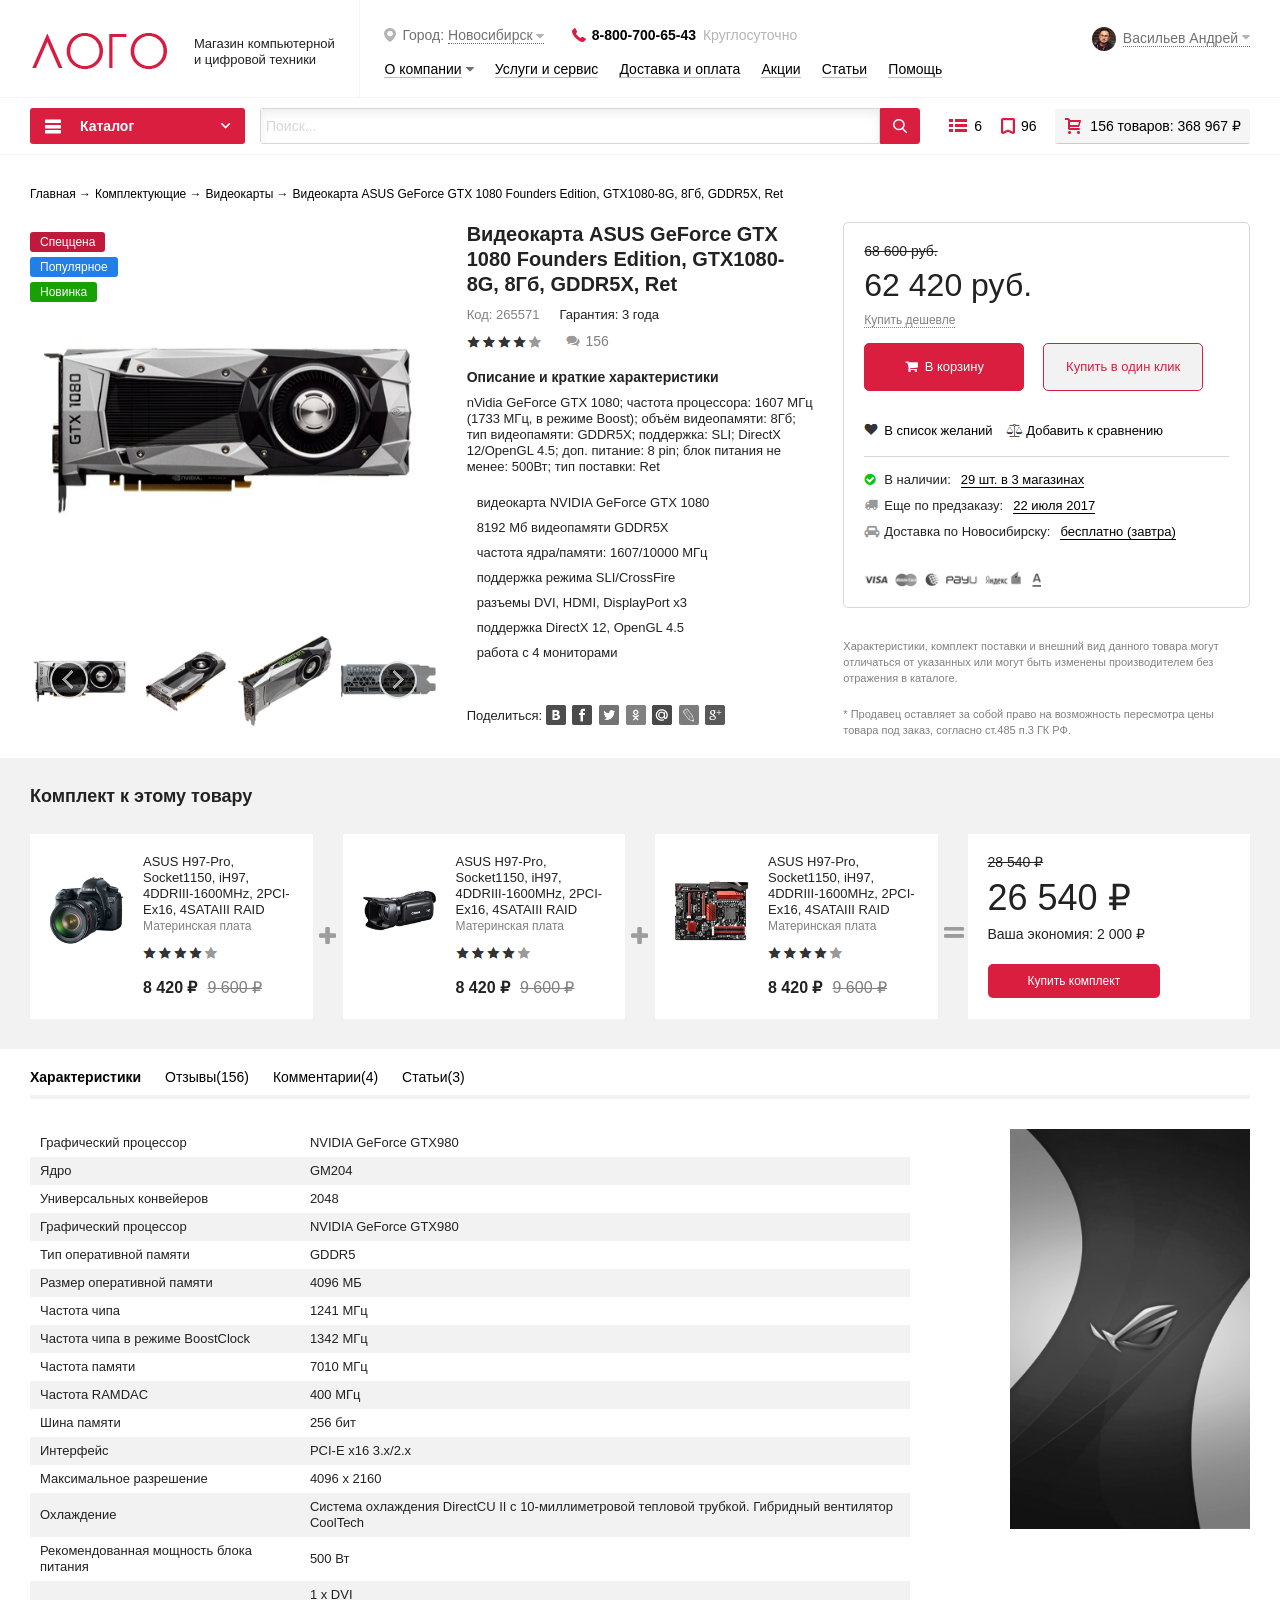
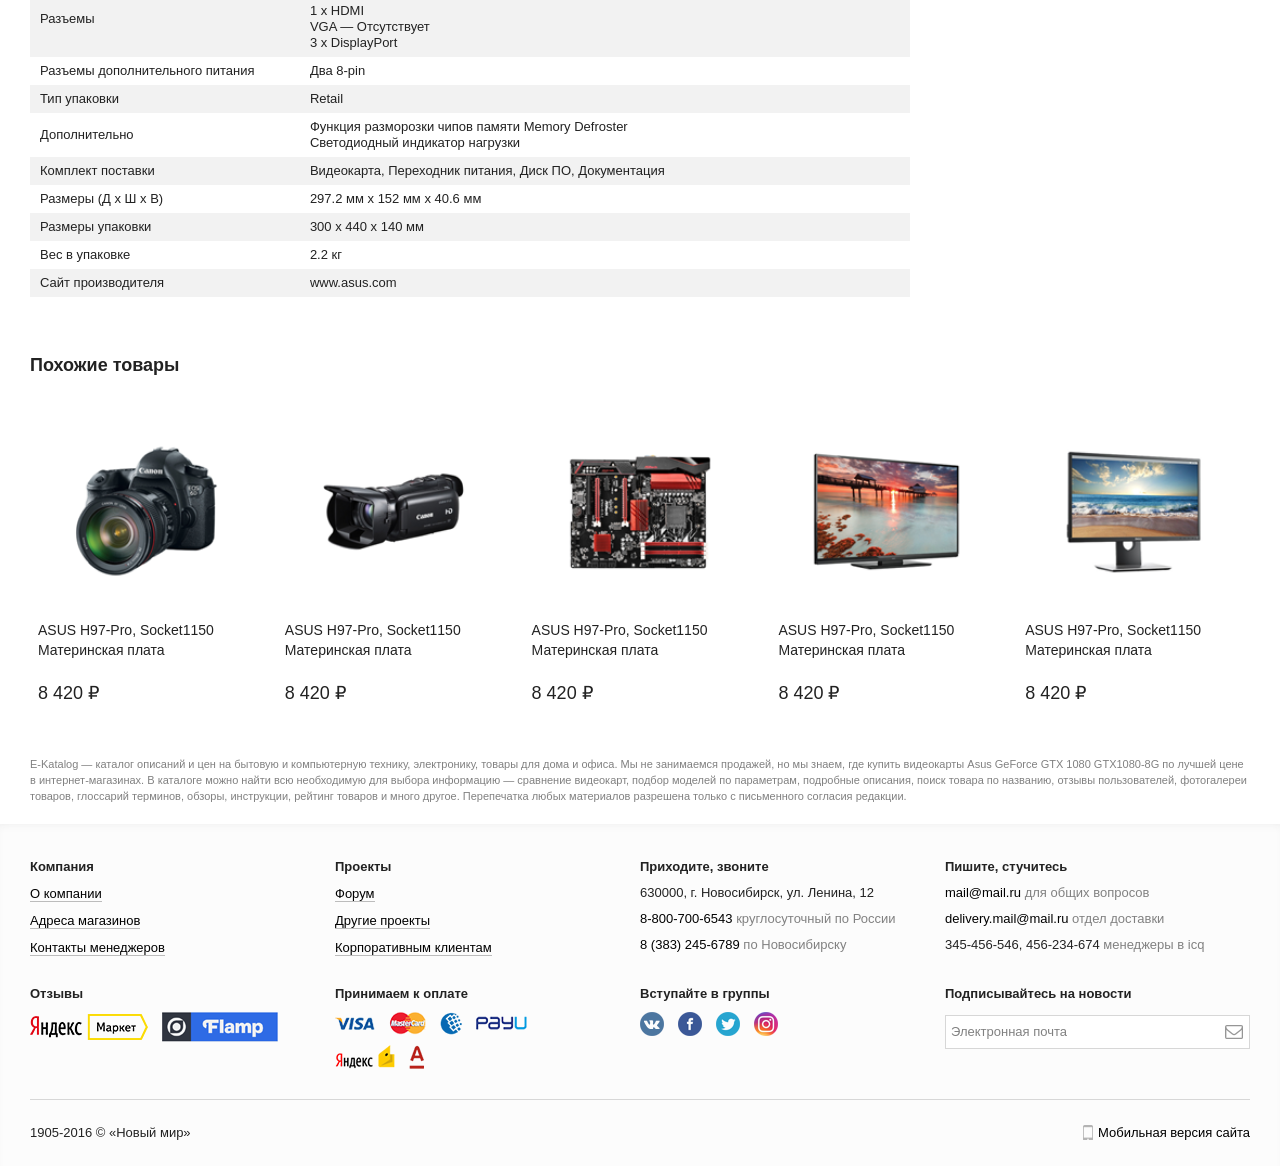
<file: card.html>
<!doctype html>
<html>
<head>
    <meta charset="utf-8">
    <meta http-equiv="x-ua-compatible" content="ie=edge">

    <title>shop</title>
    <meta name="description" content="магазин компьютерной техники">
    
    <meta name="msapplication-tap-highlight" content="no">
    <meta name="msapplication-config" content="ieconfig.xml">
    
    <link rel="stylesheet" href="css/normalize.css">
    <link rel="stylesheet" href="css/style.css">
    <link rel="stylesheet" href="css/slick.css"/>
    <link rel="stylesheet" href="css/nivo-lightbox.css"/>
    <link rel="stylesheet" href="css/nivo-default.css"/>

</head>


<body>
  <!--[if lt IE 9]>
      <div class="browserupgrade">
          <div>
              <p class="f">Internet Explorer версии 8.0, или еще ниже?</p>
              <p class="s">Пожалуйста, <a href="http://browsehappy.com/" target="_blank">обновите свой браузер</a>, и возвращайтесь:)</p>
          </div>
      </div>
  <![endif]-->

<div class="wrap">
 
    <header class="header">

        <div class="header-top row">
            
            <div class="header-logo">
                <a href="index.html"><img src="img/icons/logo.png" alt="logo" width="140" height="45"></a>
                <p>Магазин компьютерной и&nbsp;цифровой техники</p>
            </div>
            
            <div class="header-body">
               <div class="header-body__top row">
                   <div class="city-choice">
                       <span>Город: <a href="./">Новосибирск</a></span>
                       <a href="tel:88007006543">8-800-700-65-43</a>
                       <span>Круглосуточно</span>
                   </div>
                   <div class="user-login">
                       <a href="./"><img src="img/icons/avatar.png" alt=""></a>
                       <a class="user-login__name" href="./">Васильев Андрей</a>
                   </div>
               </div>
                                            
               <nav class="header-menu">
                    <ul>
                        <li class="header-menu--dropdown"><a href="./">О компании</a>
                            <ul class="header-menu__submenu">
                                <li><a href="./">Новости</a></li>
                                <li><a href="./">История&nbsp;компании</a></li>
                                <li><a href="./">Адреса&nbsp;и&nbsp;реквизиты</a></li>
                                <li><a href="./">Вакансии</a></li>
                            </ul>
                        </li>
                        <li><a href="./">Услуги и сервис</a></li>
                        <li><a href="./">Доставка и оплата</a></li>
                        <li><a href="./">Акции</a></li>
                        <li><a href="./">Статьи</a></li>
                        <li><a href="./">Помощь</a></li>
                    </ul>
               </nav>
                
            </div>

        </div>
        
        <div class="header-down header-down--bordered row">
            
            <div class="header-down__catalog header-down__catalog--dropdown">
                <p>Каталог</p>
                
                <div class="left-column__menu left-column__menu--drop hidden">
                    <ul>
                        <li class="left-column__dropdown"><a href="./">Настольные компьютеры</a></li>
                        <li class="left-column__dropdown"><a href="./">Портативные компьютеры</a></li>
                        <li class="left-column__dropdown"><a href="category.html">Комплектующие</a>
                            <div class="dropdown-menu dropdown-menu--shadow row">
                                <div class="dropdown-menu__column">
                                    <div class="dropdown-menu__item">
                                        <h2 class="dropdown-menu__item-title"><a href="">Корпуса</a></h2>
                                        <ul class="dropdown-menu__item-list">
                                            <li><a href="./">ATX</a></li>
                                            <li><a href="./">mATX</a></li>
                                            <li><a href="./">BTX</a></li>
                                            <li><a href="./">EATX</a></li>
                                            <li><a href="./">Mini-ITX</a></li>
                                        </ul>
                                    </div>
                                    <div class="dropdown-menu__item">
                                        <h2 class="dropdown-menu__item-title"><a href="">Блоки питания</a></h2>
                                        <ul class="dropdown-menu__item-list">
                                            <li><a href="./">до 500W</a></li>
                                            <li><a href="./">500-800W</a></li>
                                            <li><a href="./">800-1600W</a></li>
                                        </ul>
                                    </div>
                                    <div class="dropdown-menu__item">
                                        <h2 class="dropdown-menu__item-title"><a href="">Материнские платы</a></h2>
                                        <ul class="dropdown-menu__item-list">
                                            <li><a href="./">под процессор Intel</a></li>
                                            <li><a href="./">под процессор AMD</a></li>
                                        </ul>
                                    </div>
                                    <div class="dropdown-menu__item">
                                        <h2 class="dropdown-menu__item-title"><a href="">Процессоры</a></h2>
                                        <ul class="dropdown-menu__item-list">
                                            <li><a href="./">Intel</a></li>
                                            <li><a href="./">AMD</a></li>
                                        </ul>
                                    </div>
                                    <div class="dropdown-menu__item">
                                        <h2 class="dropdown-menu__item-title"><a href="">Кулеры и системы охлаждения</a></h2>
                                        <ul class="dropdown-menu__item-list">
                                            <li><a href="./">Для процессоров</a></li>
                                            <li><a href="./">корпусов</a></li>
                                            <li><a href="./">жестких дисков видеокарт,</a></li>
                                            <li><a href="./">чипсетов,</a></li>
                                            <li><a href="./">памяти</a></li>
                                            <li><a href="./">водяное охлаждение</a></li>
                                            <li><a href="./">аксессуары для кулеров</a></li>
                                        </ul>
                                    </div>
                                    <div class="dropdown-menu__item">
                                        <h2 class="dropdown-menu__item-title"><a href="">Оперативная память</a></h2>
                                        <ul class="dropdown-menu__item-list">
                                            <li><a href="./">DDR</a></li>
                                            <li><a href="./">DDR2</a></li>
                                            <li><a href="./">DDR3</a></li>
                                            <li><a href="./">DDR4</a></li>
                                            <li><a href="./">DIMM</a></li>
                                            <li><a href="./">SODIMM</a></li>
                                        </ul>
                                    </div>
                                </div>

                                <div class="dropdown-menu__column">
                                    <div class="dropdown-menu__item">
                                        <h2 class="dropdown-menu__item-title"><a href="subcategory.html">Видеокарты</a></h2>
                                        <ul class="dropdown-menu__item-list">
                                            <li><a href="./">NVidia PCI-E</a></li>
                                            <li><a href="./">AMD PCI-E</a></li>
                                            <li><a href="./">AMD AGP</a></li>
                                        </ul>
                                    </div>
                                    <div class="dropdown-menu__item">
                                        <h2 class="dropdown-menu__item-title"><a href="">ТВ-тюнеры, платы видеомонтажа</a></h2>
                                    </div>
                                    <div class="dropdown-menu__item">
                                        <h2 class="dropdown-menu__item-title"><a href="">Звуковые карты</a></h2>
                                    </div>
                                    <div class="dropdown-menu__item">
                                        <h2 class="dropdown-menu__item-title"><a href="">Жесткие диски</a></h2>
                                        <ul class="dropdown-menu__item-list">
                                            <li><a href="./">SATA</a></li>
                                            <li><a href="./">SSD</a></li>
                                            <li><a href="./">DOM</a></li>
                                            <li><a href="./">Для ноутбуков</a></li>
                                            <li><a href="./">Внешние</a></li>
                                        </ul>
                                    </div>
                                    <div class="dropdown-menu__item">
                                        <h2 class="dropdown-menu__item-title"><a href="">Аксессуары для жестких дисков</a></h2>
                                        <ul class="dropdown-menu__item-list">
                                            <li><a href="./">Внешние боксы</a></li>
                                            <li><a href="./">Док-станции</a></li>
                                            <li><a href="./">Крепления Мобильные шасси</a></li>
                                            <li><a href="./">Чехлы</a></li>
                                        </ul>
                                    </div>
                                    <div class="dropdown-menu__item">
                                        <h2 class="dropdown-menu__item-title"><a href="">Оптические приводы</a></h2>
                                        <ul class="dropdown-menu__item-list">
                                            <li><a href="./">Floppy</a></li>
                                            <li><a href="./">DVD-ROM</a></li>
                                            <li><a href="./">DVD-RW</a></li>
                                            <li><a href="./">Blue-Ray/HD-DVD</a></li>
                                            <li><a href="./">Чехлы</a></li>
                                        </ul>
                                    </div>
                                    <div class="dropdown-menu__item">
                                        <h2 class="dropdown-menu__item-title"><a href="">Флеш-накопители</a></h2>
                                        <ul class="dropdown-menu__item-list">
                                            <li><a href="./">USB 2.0</a></li>
                                            <li><a href="./">USB 3.0</a></li>
                                        </ul>
                                    </div>
                                </div>

                                <div class="dropdown-menu__column">
                                    <div class="dropdown-menu__item">
                                        <h2 class="dropdown-menu__item-title"><a href="">Карты памяти</a></h2>
                                        <ul class="dropdown-menu__item-list">
                                            <li><a href="./">Micro Secure Digital</a></li>
                                            <li><a href="./">Secure Digital XOD</a></li>
                                            <li><a href="./">Compact Flash</a></li>
                                            <li><a href="./">Прочие</a></li>
                                        </ul>
                                    </div>
                                    <div class="dropdown-menu__item">
                                        <h2 class="dropdown-menu__item-title"><a href="">Считыватели карт памяти</a></h2>
                                    </div>
                                    <div class="dropdown-menu__item">
                                        <h2 class="dropdown-menu__item-title"><a href="">Контроллеры</a></h2>
                                        <ul class="dropdown-menu__item-list">
                                            <li><a href="./">IDE</a></li>
                                            <li><a href="./">SATA USB</a></li>
                                            <li><a href="./">Firewire Прочие</a></li>
                                        </ul>
                                    </div>
                                    <div class="dropdown-menu__item">
                                        <h2 class="dropdown-menu__item-title"><a href="">Аксессуары</a></h2>
                                    </div>
                                    <div class="dropdown-menu__item">
                                        <h2 class="dropdown-menu__item-title"><a href="">Программное обеспечение</a></h2>
                                        <ul class="dropdown-menu__item-list">
                                            <li><a href="./">Microsoft Windows</a></li>
                                            <li><a href="./">Microsoft Office</a></li>
                                            <li><a href="./">Антивирусы</a></li>
                                        </ul>
                                    </div>
                                </div>
                            </div>
                        </li>
                        <li class="left-column__dropdown"><a href="./">Серверное оборудование</a></li>
                        <li class="left-column__dropdown"><a href="./">Сетевое оборудование</a></li>
                        <li class="left-column__dropdown"><a href="./">Периферия</a></li>
                        <li class="left-column__dropdown"><a href="./">Расходные материалы</a></li>
                        <li class="left-column__dropdown"><a href="./">Фото, видео, аудио</a></li>
                        <li class="left-column__dropdown"><a href="./">Телефония</a></li>
                        <li class="left-column__dropdown"><a href="./">Автоэлектроника</a></li>
                        <li class="left-column__dropdown"><a href="./">Гаджеты и сувениры</a></li>
                        <li class="left-column__dropdown"><a href="./">Уцененные товары</a></li>
                        <li class="left-column__dropdown"><a href="./">Распродажа</a></li>
                        <li class="left-column__onelist"><a href="./"><span>Каталог одним списком</span></a></li>
                        <li class="left-column__pricelist"><a href="./"><span>Скачать прайс-лист</span></a></li>
                    </ul>
                </div>
                
            </div>

            <div class="header-down__basket-block">
                <ul>
                    <li><a class="header-down__compare" href="./">6</a></li>
                    <li><a class="header-down__like" href="./">96</a></li>
                    <li><a class="header-down__basket" href="./">156 товаров: 368 967 &#8381;</a></li>
                </ul>
            </div>

            <div class="header-down__search">
                <div class="header-down__wrap">
                    <span><input type="text" value="Поиск..."></span>
                    <span></span>
                </div>
            </div>

        </div>
        
        <div class="header-fix hidden">
            <div class="header-fix__inner row">
                                
                <div class="header-down__catalog header-down__catalog--dropdown">
                    <p>Каталог</p>
                    
                    <div class="left-column__menu left-column__menu--drop hidden">
                        <ul>
                            <li class="left-column__dropdown"><a href="./">Настольные компьютеры</a></li>
                            <li class="left-column__dropdown"><a href="./">Портативные компьютеры</a></li>
                            <li class="left-column__dropdown"><a href="category.html">Комплектующие</a>
                                <div class="dropdown-menu dropdown-menu--shadow row">
                                    <div class="dropdown-menu__column">
                                        <div class="dropdown-menu__item">
                                            <h2 class="dropdown-menu__item-title"><a href="">Корпуса</a></h2>
                                            <ul class="dropdown-menu__item-list">
                                                <li><a href="./">ATX</a></li>
                                                <li><a href="./">mATX</a></li>
                                                <li><a href="./">BTX</a></li>
                                                <li><a href="./">EATX</a></li>
                                                <li><a href="./">Mini-ITX</a></li>
                                            </ul>
                                        </div>
                                        <div class="dropdown-menu__item">
                                            <h2 class="dropdown-menu__item-title"><a href="">Блоки питания</a></h2>
                                            <ul class="dropdown-menu__item-list">
                                                <li><a href="./">до 500W</a></li>
                                                <li><a href="./">500-800W</a></li>
                                                <li><a href="./">800-1600W</a></li>
                                            </ul>
                                        </div>
                                        <div class="dropdown-menu__item">
                                            <h2 class="dropdown-menu__item-title"><a href="">Материнские платы</a></h2>
                                            <ul class="dropdown-menu__item-list">
                                                <li><a href="./">под процессор Intel</a></li>
                                                <li><a href="./">под процессор AMD</a></li>
                                            </ul>
                                        </div>
                                        <div class="dropdown-menu__item">
                                            <h2 class="dropdown-menu__item-title"><a href="">Процессоры</a></h2>
                                            <ul class="dropdown-menu__item-list">
                                                <li><a href="./">Intel</a></li>
                                                <li><a href="./">AMD</a></li>
                                            </ul>
                                        </div>
                                        <div class="dropdown-menu__item">
                                            <h2 class="dropdown-menu__item-title"><a href="">Кулеры и системы охлаждения</a></h2>
                                            <ul class="dropdown-menu__item-list">
                                                <li><a href="./">Для процессоров</a></li>
                                                <li><a href="./">корпусов</a></li>
                                                <li><a href="./">жестких дисков видеокарт,</a></li>
                                                <li><a href="./">чипсетов,</a></li>
                                                <li><a href="./">памяти</a></li>
                                                <li><a href="./">водяное охлаждение</a></li>
                                                <li><a href="./">аксессуары для кулеров</a></li>
                                            </ul>
                                        </div>
                                        <div class="dropdown-menu__item">
                                            <h2 class="dropdown-menu__item-title"><a href="">Оперативная память</a></h2>
                                            <ul class="dropdown-menu__item-list">
                                                <li><a href="./">DDR</a></li>
                                                <li><a href="./">DDR2</a></li>
                                                <li><a href="./">DDR3</a></li>
                                                <li><a href="./">DDR4</a></li>
                                                <li><a href="./">DIMM</a></li>
                                                <li><a href="./">SODIMM</a></li>
                                            </ul>
                                        </div>
                                    </div>

                                    <div class="dropdown-menu__column">
                                        <div class="dropdown-menu__item">
                                            <h2 class="dropdown-menu__item-title"><a href="subcategory.html">Видеокарты</a></h2>
                                            <ul class="dropdown-menu__item-list">
                                                <li><a href="./">NVidia PCI-E</a></li>
                                                <li><a href="./">AMD PCI-E</a></li>
                                                <li><a href="./">AMD AGP</a></li>
                                            </ul>
                                        </div>
                                        <div class="dropdown-menu__item">
                                            <h2 class="dropdown-menu__item-title"><a href="">ТВ-тюнеры, платы видеомонтажа</a></h2>
                                        </div>
                                        <div class="dropdown-menu__item">
                                            <h2 class="dropdown-menu__item-title"><a href="">Звуковые карты</a></h2>
                                        </div>
                                        <div class="dropdown-menu__item">
                                            <h2 class="dropdown-menu__item-title"><a href="">Жесткие диски</a></h2>
                                            <ul class="dropdown-menu__item-list">
                                                <li><a href="./">SATA</a></li>
                                                <li><a href="./">SSD</a></li>
                                                <li><a href="./">DOM</a></li>
                                                <li><a href="./">Для ноутбуков</a></li>
                                                <li><a href="./">Внешние</a></li>
                                            </ul>
                                        </div>
                                        <div class="dropdown-menu__item">
                                            <h2 class="dropdown-menu__item-title"><a href="">Аксессуары для жестких дисков</a></h2>
                                            <ul class="dropdown-menu__item-list">
                                                <li><a href="./">Внешние боксы</a></li>
                                                <li><a href="./">Док-станции</a></li>
                                                <li><a href="./">Крепления Мобильные шасси</a></li>
                                                <li><a href="./">Чехлы</a></li>
                                            </ul>
                                        </div>
                                        <div class="dropdown-menu__item">
                                            <h2 class="dropdown-menu__item-title"><a href="">Оптические приводы</a></h2>
                                            <ul class="dropdown-menu__item-list">
                                                <li><a href="./">Floppy</a></li>
                                                <li><a href="./">DVD-ROM</a></li>
                                                <li><a href="./">DVD-RW</a></li>
                                                <li><a href="./">Blue-Ray/HD-DVD</a></li>
                                                <li><a href="./">Чехлы</a></li>
                                            </ul>
                                        </div>
                                        <div class="dropdown-menu__item">
                                            <h2 class="dropdown-menu__item-title"><a href="">Флеш-накопители</a></h2>
                                            <ul class="dropdown-menu__item-list">
                                                <li><a href="./">USB 2.0</a></li>
                                                <li><a href="./">USB 3.0</a></li>
                                            </ul>
                                        </div>
                                    </div>

                                    <div class="dropdown-menu__column">
                                        <div class="dropdown-menu__item">
                                            <h2 class="dropdown-menu__item-title"><a href="">Карты памяти</a></h2>
                                            <ul class="dropdown-menu__item-list">
                                                <li><a href="./">Micro Secure Digital</a></li>
                                                <li><a href="./">Secure Digital XOD</a></li>
                                                <li><a href="./">Compact Flash</a></li>
                                                <li><a href="./">Прочие</a></li>
                                            </ul>
                                        </div>
                                        <div class="dropdown-menu__item">
                                            <h2 class="dropdown-menu__item-title"><a href="">Считыватели карт памяти</a></h2>
                                        </div>
                                        <div class="dropdown-menu__item">
                                            <h2 class="dropdown-menu__item-title"><a href="">Контроллеры</a></h2>
                                            <ul class="dropdown-menu__item-list">
                                                <li><a href="./">IDE</a></li>
                                                <li><a href="./">SATA USB</a></li>
                                                <li><a href="./">Firewire Прочие</a></li>
                                            </ul>
                                        </div>
                                        <div class="dropdown-menu__item">
                                            <h2 class="dropdown-menu__item-title"><a href="">Аксессуары</a></h2>
                                        </div>
                                        <div class="dropdown-menu__item">
                                            <h2 class="dropdown-menu__item-title"><a href="">Программное обеспечение</a></h2>
                                            <ul class="dropdown-menu__item-list">
                                                <li><a href="./">Microsoft Windows</a></li>
                                                <li><a href="./">Microsoft Office</a></li>
                                                <li><a href="./">Антивирусы</a></li>
                                            </ul>
                                        </div>
                                    </div>
                                </div>
                            </li>
                            <li class="left-column__dropdown"><a href="./">Серверное оборудование</a></li>
                            <li class="left-column__dropdown"><a href="./">Сетевое оборудование</a></li>
                            <li class="left-column__dropdown"><a href="./">Периферия</a></li>
                            <li class="left-column__dropdown"><a href="./">Расходные материалы</a></li>
                            <li class="left-column__dropdown"><a href="./">Фото, видео, аудио</a></li>
                            <li class="left-column__dropdown"><a href="./">Телефония</a></li>
                            <li class="left-column__dropdown"><a href="./">Автоэлектроника</a></li>
                            <li class="left-column__dropdown"><a href="./">Гаджеты и сувениры</a></li>
                            <li class="left-column__dropdown"><a href="./">Уцененные товары</a></li>
                            <li class="left-column__dropdown"><a href="./">Распродажа</a></li>
                            <li class="left-column__onelist"><a href="./"><span>Каталог одним списком</span></a></li>
                            <li class="left-column__pricelist"><a href="./"><span>Скачать прайс-лист</span></a></li>
                        </ul>
                    </div>
                    
                </div>
                
                <div class="header-down__basket-block header-down__basket-block--fix">
                    <ul>
                        <li><a class="header-down__compare" href="./">6</a></li>
                        <li><a class="header-down__like" href="./">96</a></li>
                        <li><a class="header-down__basket" href="./">156 товаров: 368 967 &#8381;</a></li>
                    </ul>
                    
                    <div class="user-login user-login--fix">
                        <a href="./"><img src="img/icons/avatar.png" alt=""></a>
                    </div>
                </div>

                <div class="header-down__search header-down__search--fix">
                    <div class="header-down__wrap">
                        <span><input type="text" value="Поиск..."></span>
                        <span></span>
                    </div>
                </div>       
           
            </div>
        </div>
    </header>
 

    <div class="main row">

        <div class="breadcrumbs">
            <ul>
                <li><a href="./">Главная &rarr; </a></li>
                <li><a href="./">Комплектующие &rarr; </a></li>
                <li><a href="./">Видеокарты &rarr; </a></li>
                <li><a href="./">Видеокарта ASUS GeForce GTX 1080 Founders Edition, GTX1080-8G, 8Гб, GDDR5X, Ret</a></li>
            </ul>
        </div>
        
        <div class="card row">
            
            <div class="card__column">
                
                <div class="card__slider hidden">
                    <div class="card__slider-main">
                        <div>
                            <a class="card__slider-large" href="img/slider/card6-big.png" data-lightbox-gallery="gallery1"> 
                                <img src="img/slider/card6.png" alt="">
                            </a>
                        </div>
                        <div>
                            <a class="card__slider-large" href="img/slider/card5.png" data-lightbox-gallery="gallery1"> 
                                <img src="img/slider/card5.png" alt="">
                            </a>
                        </div>
                        <div>
                            <a class="card__slider-large" href="img/slider/card4-big.png" data-lightbox-gallery="gallery1"> 
                                <img src="img/slider/card4.png" alt="">
                            </a>
                        </div>
                        <div>
                            <a class="card__slider-large" href="img/slider/card3-big.png" data-lightbox-gallery="gallery1"> 
                                <img src="img/slider/card3.png" alt="">
                            </a>
                        </div>
                        <div>
                            <a class="card__slider-large" href="img/slider/card2.png" data-lightbox-gallery="gallery1"> 
                                <img src="img/slider/card2.png" alt="">
                            </a>
                        </div>
                        <div>
                            <a class="card__slider-large" href="img/slider/card1.png" data-lightbox-gallery="gallery1"> 
                                <img src="img/slider/card1.png" alt="">
                            </a>
                        </div>
                        
                    </div>
                    <div class="card__slider-preview">
                        <div><img src="img/slider/card6.png" alt=""></div>
                        <div><img src="img/slider/card5.png" alt=""></div>
                        <div><img src="img/slider/card4.png" alt=""></div>
                        <div><img src="img/slider/card3.png" alt=""></div>
                        <div><img src="img/slider/card2.png" alt=""></div>
                        <div><img src="img/slider/card1.png" alt=""></div>
                    </div>
                    
                    <div class="flag flag--spec flag--1">
                        <p>Спеццена</p>
                    </div>
                    <div class="flag flag--pop flag--2">
                        <p>Популярное</p>
                    </div>
                    <div class="flag flag--new flag--3">
                        <p>Новинка</p>
                    </div>
                    
                </div>
                
            </div>
            
            <div class="card__column">
                <div class="card__wrap">
                    <h1 class="card__title">Видеокарта ASUS GeForce GTX 1080 Founders Edition, GTX1080-8G, 8Гб, GDDR5X, Ret</h1>
                    <p class="card__code"><span>Код: 265571</span>Гарантия: 3 года</p>
                    <img src="img/maket/stars.png" alt="">
                    <p class="card__comment">156</p>
                    <h2>Описание и краткие характеристики</h2>
                    <p class="card__text">nVidia GeForce GTX 1080; частота процессора: 1607 МГц (1733 МГц, в режиме Boost); объём видеопамяти: 8Гб; тип видеопамяти: GDDR5X; поддержка: SLI; DirectX 12/OpenGL 4.5; доп. питание: 8 pin; блок питания не менее: 500Вт; тип поставки: Ret</p>
                    <ul class="card__spec">
                        <li>видеокарта NVIDIA GeForce GTX 1080</li>
                        <li>8192 Мб видеопамяти GDDR5X</li>
                        <li>частота ядра/памяти: 1607/10000 МГц</li>
                        <li>поддержка режима SLI/CrossFire</li>
                        <li>разъемы DVI, HDMI, DisplayPort x3</li>
                        <li>поддержка DirectX 12, OpenGL 4.5</li>
                        <li>работа с 4 мониторами</li>
                    </ul>
                    <ul class="card__social">
                        <li>Поделиться:</li>
                        <li><a class="vk" href="./"></a></li>
                        <li><a class="fb" href="./"></a></li>
                        <li><a class="tw" href="./"></a></li>
                        <li><a class="ok" href="./"></a></li>
                        <li><a class="mail" href="./"></a></li>
                        <li><a class="lj" href="./"></a></li>
                        <li><a class="gp" href="./"></a></li>
                    </ul>
                </div>
            </div>
            
            <div class="card__column">
                <div class="card__buy">
                    <p class="old-price old-price--card">68 600 руб.</p>
                    <p class="card__price">62 420 руб.</p>
                    <div class="card__cheeper">
                        <span class="cheep">Купить дешевле</span>
                        <div class="card__popup">
                            <p>Цена для зарегистрированных пользователей</p>
                            <h2>62 350 руб.</h2>
                            <p>Экономия: 1 000 руб.</p>
                            <p><a href="./">Войти</a>или<a href="./">Зарегистрироваться</a></p>
                        </div>
                    </div>
                    <p class="card__btns">
                        <a class="card__btns--basket" href="./"><span>В корзину</span></a>
                        <a class="card__btns--one" href="./">Купить в один клик</a>
                    </p>
                    <p class="card__line">
                        <a class="card__wish" href="./">В список желаний</a>
                        <a class="card__compare" href="./">Добавить к сравнению</a>
                    </p>
                    <div class="card__avail">
                        <p class="card__avail--exist">В наличии:<a href="./">29 шт. в 3 магазинах</a></p>
                        <p class="card__avail--order">Еще по предзаказу:<a href="./">22 июля 2017</a></p>
                        <p class="card__avail--delivery">Доставка по Новосибирску:<a href="./">бесплатно (завтра)</a></p>
                    </div>
                    
                    <img src="img/maket/icn_pay_small.png" alt=""></img>
                </div>
                
                <div class="description">
                    <p>Xарактеристики, комплект поставки и внешний вид данного товара могут отличаться от указанных или могут быть изменены производителем без отражения в каталоге.</p>
                    <p>* Продавец оставляет за собой право на возможность пересмотра цены товара под заказ, согласно ст.485 п.3 ГК РФ.</p>
                </div>
            </div>
            
        </div>
        
        <div class="to-this">
            <h2>Комплект к этому товару</h2>
            <div class="to-this-section row">
               
                <div class="product">
                    <div class="product__wrap row">
                        <div class="product__img">
                            <img src="img/maket/product3.png" alt="">
                        </div>
                        <div class="product__text">
                            <div class="product__text-wrap">
                                <p class="product__text--title">ASUS H97-Pro, Socket1150, iH97, 4DDRIII-1600MHz, 2PCI-Ex16, 4SATAIII RAID</p>
                                <p class="product__text--cat">Материнская плата</p>
                            </div>
                            <img src="img/maket/stars.png" alt=""> 
                            <p class="product__text--price">8 420 &#8381;<span class="old-price old-price--product">9 600 &#8381;</span></p>
                        </div>
                    </div>
                </div>
                
                <div class="product">
                    <div class="product__wrap row">
                        <div class="product__img">
                            <img src="img/maket/product4.png" alt="">
                        </div>
                        <div class="product__text">
                            <div class="product__text-wrap">
                                <p class="product__text--title">ASUS H97-Pro, Socket1150, iH97, 4DDRIII-1600MHz, 2PCI-Ex16, 4SATAIII RAID</p>
                                <p class="product__text--cat">Материнская плата</p>
                            </div>
                            <img src="img/maket/stars.png" alt=""> 
                            <p class="product__text--price">8 420 &#8381;<span class="old-price old-price--product">9 600 &#8381;</span></p>
                        </div>
                    </div>
                </div>
                
                <div class="product">
                    <div class="product__wrap row">
                        <div class="product__img">
                            <img src="img/maket/product5.png" alt="">
                        </div>
                        <div class="product__text">
                            <div class="product__text-wrap">
                                <p class="product__text--title">ASUS H97-Pro, Socket1150, iH97, 4DDRIII-1600MHz, 2PCI-Ex16, 4SATAIII RAID</p>
                                <p class="product__text--cat">Материнская плата</p>
                            </div>
                            <img src="img/maket/stars.png" alt=""> 
                            <p class="product__text--price">8 420 &#8381;<span class="old-price old-price--product">9 600 &#8381;</span></p>
                        </div>
                    </div>
                </div>
                
                <div class="product">
                    <div class="product__wrap">
                        <div class="product__price-wrap">
                            <p class="product__price product__price--old-price">28 540 &#8381;</p>
                            <p class="product__price product__price--big">26 540 &#8381;</p>
                            <p class="product__price product__price--saving">Ваша экономия: 2 000 &#8381;</p>
                            <a class="product__price--btn" href="./">Купить комплект</a>
                        </div>
                    </div>
                </div>

            </div>
        </div>
        
        <div class="tabs">
            
            <div class="tabs__name">
                <ul>
                    <li class="tabs-spec active"><a href="./">Характеристики</a></li>
                    <li class="tabs-recall"><a href="./">Отзывы<span>(156)</span></a></li>
                    <li class="tabs-comment"><a href="./">Комментарии<span>(4)</span></a></li>
                    <li class="tabs-article"><a href="./">Статьи<span>(3)</span></a></li>
                </ul>
                <div class="tabs__bar"></div>
            </div>
            
            <div class="tabs__spec row">
               
                <div class="tabs__right-column">
                    <div class="tabs__banner">
                        <img src="img/maket/vert_banner.png" alt="" width="240" height="400">
                    </div>
                </div>
                
                <table class="tabs__table">
                   
                    <tr>
                        <td>Графический процессор</td>
                        <td>NVIDIA GeForce GTX980</td>
                    </tr>
                    
                    <tr>
                        <td>Ядро</td>
                        <td>GM204</td>
                    </tr>
                    
                    <tr>
                        <td>Универсальных конвейеров</td>
                        <td>2048</td>
                    </tr>
                    
                    <tr>
                        <td>Графический процессор</td>
                        <td>NVIDIA GeForce GTX980</td>
                    </tr>
                    
                    <tr>
                        <td>Тип оперативной памяти</td>
                        <td>GDDR5</td>
                    </tr>
                    
                    <tr>
                        <td>Размер оперативной памяти</td>
                        <td>4096 МБ</td>
                    </tr>
                    
                    <tr>
                        <td>Частота чипа</td>
                        <td>1241 МГц</td>
                    </tr>
                    
                    <tr>
                        <td>Частота чипа в режиме BoostClock</td>
                        <td>1342 МГц</td>
                    </tr>
                    
                    <tr>
                        <td>Частота памяти</td>
                        <td>7010 МГц</td>
                    </tr>
                    
                    <tr>
                        <td>Частота RAMDAC</td>
                        <td>400 МГц</td>
                    </tr>
                    
                    <tr>
                        <td>Шина памяти</td>
                        <td>256 бит</td>
                    </tr>
                    
                    <tr>
                        <td>Интерфейс</td>
                        <td>PCI-E x16 3.x/2.x</td>
                    </tr>
                    
                    <tr>
                        <td>Максимальное разрешение</td>
                        <td>4096 x 2160</td>
                    </tr>
                    
                    <tr>
                        <td>Охлаждение</td>
                        <td>Система охлаждения DirectCU II с 10-миллиметровой тепловой трубкой. Гибридный вентилятор CoolTech</td>
                    </tr>
                    
                    <tr>
                        <td>Рекомендованная мощность блока питания</td>
                        <td>500 Вт</td>
                    </tr>
                    
                    <tr>
                        <td>Разъемы</td>
                        <td>
                            <ul>
                                <li>1 x DVI</li>
                                <li>1 x HDMI</li>
                                <li>VGA — Отсутствует</li>
                                <li>3 x DisplayPort</li>
                            </ul>
                        </td>
                    </tr>
                    
                    <tr>
                        <td>Разъемы дополнительного питания</td>
                        <td>Два 8-pin</td>
                    </tr>
                    
                    <tr>
                        <td>Тип упаковки</td>
                        <td>Retail</td>
                    </tr>
                    
                    <tr>
                        <td>Дополнительно</td>
                        <td>
                            <ul>
                                <li>Функция разморозки чипов памяти Memory Defroster</li>
                                <li>Светодиодный индикатор нагрузки</li>
                            </ul>
                        </td>
                    </tr>
                    
                    <tr>
                        <td>Комплект поставки</td>
                        <td>Видеокарта, Переходник питания, Диск ПО, Документация</td>
                    </tr>
                    
                    <tr>
                        <td>Размеры (Д х Ш х В)</td>
                        <td>297.2 мм х 152 мм х 40.6 мм</td>
                    </tr>
                    
                    <tr>
                        <td>Размеры упаковки</td>
                        <td>300 x 440 x 140 мм</td>
                    </tr>
                    
                    <tr>
                        <td>Вес в упаковке</td>
                        <td>2.2 кг</td>
                    </tr>
                    
                    <tr>
                        <td>Сайт производителя</td>
                        <td>www.asus.com</td>
                    </tr>
                    
                </table>
                        
            </div>
            
            <div class="tabs__article row hidden">
               
                <div class="tabs__right-column">
                   <div class="tabs__banner">
                       <img src="img/maket/vert_banner.png" alt="" width="240" height="400">
                   </div>
                </div>
                
                <div class="tabs__article-wrap row">
                   
                    <div class="content-block content-block--static content-block--article">
                        <div class="content-block__wrap">
                            <img src="img/maket/news10.png" alt="">
                            <p class="content-block__title">Финальная распродажа!</p>
                            <p class="content-block__date">26.12.2016 <span>4</span><span>256</span></p>
                        </div>
                    </div>
                    
                    <div class="content-block content-block--static content-block--article">
                        <div class="content-block__wrap">
                            <img src="img/maket/news6.png" alt="">
                            <p  class="content-block__title">Купи Cactus для своего принтера и выиграй портативный аккумулятор!</p>
                            <p class="content-block__date">26.12.2016 <span>4</span><span>256</span></p>
                        </div>
                    </div>
                    
                    <div class="content-block content-block--static content-block--article">
                        <div class="content-block__wrap">
                            <img src="img/maket/news9.png" alt="">
                            <p class="content-block__title">Покупай WD My Passport Ultra по привлекательной цене!</p>
                            <p class="content-block__date">26.12.2016 <span>4</span><span>256</span></p>
                        </div>
                    </div>
                    
                    <div class="content-block content-block--static content-block--article">
                        <div class="content-block__wrap">
                            <img src="img/maket/news10.png" alt="">
                            <p class="content-block__title">Топ недорогих устройств Logitech по супер ценам!</p>
                            <p class="content-block__date">26.12.2016 <span>4</span><span>256</span></p>
                        </div>
                    </div>
                    
                    <div class="content-block content-block--static content-block--article">
                        <div class="content-block__wrap">
                            <img src="img/maket/news9.png" alt="">
                            <p class="content-block__title">Финальная распродажа!</p>
                            <p class="content-block__date">26.12.2016 <span>4</span><span>256</span></p>
                        </div>
                    </div>
                    
                    <div class="content-block content-block--static content-block--article">
                        <div class="content-block__wrap">
                            <img src="img/maket/news6.png" alt="">
                            <p  class="content-block__title">Купи Cactus для своего принтера и выиграй портативный аккумулятор!</p>
                            <p class="content-block__date">26.12.2016 <span>4</span><span>256</span></p>
                        </div>
                    </div>
                    
                </div>
                
            </div>
            
            <div class="tabs__recall row hidden">
                
                <div class="tabs__right-column">
                   <a class="btn" href="./">Написать отзыв</a>
                   <p class="attension">Оставить отзыв могут только авторизованные пользователи<a href="./">Войти</a>или<a href="./">Зарегистрироваться</a></p>
                   
                   <h2>Оценки</h2>
                   
                   <div class="tabs__grade-line row">
                       <p class="tabs__grade-line--img"><img src="img/maket/icn_5.png" alt=""></p>
                       <p class="tabs__grade-line--part">20%</p>
                       <p class="tabs__grade-line--comment"><a href="./">15 отзывов</a></p>
                   </div>
                   
                   <div class="tabs__grade-line row">
                       <p class="tabs__grade-line--img"><img src="img/maket/icn_4.png" alt=""></p>
                       <p class="tabs__grade-line--part">20%</p>
                       <p class="tabs__grade-line--comment"><a href="./">4 отзыва</a></p>
                   </div>
                   
                   <div class="tabs__grade-line row">
                       <p class="tabs__grade-line--img"><img src="img/maket/icn_3.png" alt=""></p>
                       <p class="tabs__grade-line--part">20%</p>
                       <p class="tabs__grade-line--comment"><a href="./">1 отзыв</a></p>
                   </div>
                   
                   <div class="tabs__grade-line row">
                       <p class="tabs__grade-line--img"><img src="img/maket/icn_2.png" alt=""></p>
                       <p class="tabs__grade-line--part">20%</p>
                       <p class="tabs__grade-line--comment"><a href="./">155 отзывов</a></p>
                   </div>
                   
                   <div class="tabs__grade-line row">
                       <p class="tabs__grade-line--img"><img src="img/maket/icn_1.png" alt=""></p>
                       <p class="tabs__grade-line--part">20%</p>
                       <p class="tabs__grade-line--comment"><a href="./">7 отзывов</a></p>
                   </div>
                   
                   <p class="all-comments"><a href="./">Все отзывы</a></p>
                   
                   <h2>Источник</h2>
                   
                   <div class="tabs__grade-line row">
                       <p class="tabs__grade-line--source"><span>Я</span>ндекс.Маркет</p>
                       <p class="tabs__grade-line--part">80%</p>
                       <p class="tabs__grade-line--comment"><a href="./">147 отзывов</a></p>
                   </div>
                   
                   <div class="tabs__grade-line row">
                       <p class="tabs__grade-line--source shop">shop</p>
                       <p class="tabs__grade-line--part">20%</p>
                       <p class="tabs__grade-line--comment"><a href="./">17 отзывов</a></p>
                   </div>
                   
                   <p class="all-comments"><a href="./">Все отзывы</a></p>
                   
                   <div class="tabs__banner">
                       <img src="img/maket/vert_banner.png" alt="" width="240" height="400">
                   </div>
                </div>
                
                <div class="tabs__recall-wrap">
                   
                    <div class="tabs__recall-line row">
                        <a class="tabs__sort" href="./">Дата</a>
                        <a class="tabs__sort" href="./">Оценка</a>
                        <a class="tabs__sort" href="./">Полезность</a>
                        <a class="tabs__subscr tabs__subscr--recall" href="./">Подписаться на отзывы</a>
                    </div>
                    
                    <div class="tabs__opinion">
                        <div class="tabs__avatar row">
                            <img src="img/maket/avatar.png" alt="" width="38" height="38">
                            <div class="rating">
                                <p class="rating__author">Пользователь скрыл свои данные</p>
                                <p class="rating__text">отличная модель <span>Опыт использования: менее месяца</span></p>
                            </div>
                            
                        </div>
                                                
                        <p><span class="text text--bold">Достоинства:</span><span class="text">Красивый дизайн,мало потребляет энергии</span></p>
                        <p><span class="text text--bold">Недостатки:</span><span class="text">Не заметил</span></p>
                        <p><span class="text text--bold">Комментарий:</span><span class="text">Разницу после пользования TitanX не заметил... Было 10 гигов ,стало 8,вот теперь думаю что делать)</span></p>
                        
                        <div class="tabs__sign row">
                            <p class="date">8 июля, Ростов-на-Дону (источник:<a href="./"><span>Я</span>ндекс.Маркет</a>)</p>
                            <p class="likes"><a class="like" href="./">47</a><a class="dislike" href="./">8</a></p>
                        </div>
                    </div>
                    
                    <div class="tabs__opinion">
                        <div class="tabs__avatar row">
                            <img src="img/maket/avatar.png" alt="" width="38" height="38">
                            <div class="rating">
                                <p class="rating__author">Пользователь скрыл свои данные</p>
                                <p class="rating__text">отличная модель <span>Опыт использования: менее месяца</span></p>
                            </div>
                            
                        </div>
                                                
                        <p><span class="text text--bold">Достоинства:</span><span class="text">Очень мощная, брал на смену уже старенькой r9 290X, ничуть не жалею. В FHD можно безальтернативно выбирать ультра настройки и не заморачиваться балансом картинка/fps. Хорошо гонится - есть неслабый задел на будущее. Очень интересно работает турбобуст, по факту, какую бы температуру карта не набирала частота ниже 1.8ГГц не опускается. И не менее интересное поведение при включении v-sync, карта начинает работать на частотах ниже номинальных (700-1300МГц)- это положительно отражается на нагреве и шуме.</span></p>
                        <p><span class="text text--bold">Недостатки:</span><span class="text">Цена жесткая, чтобы решится на покупку пришлось не просто жабу придушить, а настоящий гибрид акулы с дикобразом. Нет оптимизации под старые, но еще требовательные игры, например в Metro LL Redux, в FHD с выкрученным на максимум сглаживанием карта выдает 30-50фпс. Шумная система охлаждения в FE версии. Несмотря на корпус с звукоизоляцией, при наборе картой более 85 градусов, кулер начинает довольно громко завывать, очень неприятно. Хотя бывает это крайне редко.</span></p>
                        <p><span class="text text--bold">Комментарий:</span><span class="text">Отличная карта для игры в 2К, или идеальный вариант для игроков в FHD которые хотят взять карту чтобы в ближайшие несколько лет не глядя выставлять максимальные настройки в играх.</span></p>
                        
                        <div class="tabs__sign row">
                            <p class="date">8 июля, Ростов-на-Дону (источник:<a href="./"><span>Я</span>ндекс.Маркет</a>)</p>
                            <p class="likes"><a class="like" href="./">47</a><a class="dislike" href="./">8</a></p>
                        </div>
                    </div>
                    
                    <div class="tabs__opinion">
                        <div class="tabs__avatar row">
                            <img src="img/maket/avatar.png" alt="" width="38" height="38">
                            <div class="rating">
                                <p class="rating__author">Пользователь скрыл свои данные</p>
                                <p class="rating__text">отличная модель <span>Опыт использования: менее месяца</span></p>
                            </div>
                            
                        </div>
                                                
                        <p><span class="text text--bold">Достоинства:</span><span class="text">Главное достоинство этой карты это тишина, хорошие игры идут на высоких, но не на ультре! Хорошо что продал выгодно.</span></p>
                        <p><span class="text text--bold">Недостатки:</span><span class="text">Медленнее даже обычной gtx 780, распиаренная карточка для тех кто особо не разбирается, реальная ей цена 15т. Еще в разгоне картинка дергается. С первых минут был огорчен. Titan Fall на full hd без тормозов тянет на настройках ниже средних! На системе i5 6500, ssd 240, ddr4 8gb, 600w</span></p>
                        <p><span class="text text--bold">Комментарий:</span><span class="text">До этого была asus gtx780ti matrix и играть было намного приятней, может пара таких 970 и даст результат, хз. Карту хвалят те кто топовых карт не видел. Советую только с рук брать или вообще не брать, ибо не стоит она этих денег!</span></p>
                        
                        <div class="tabs__sign row">
                            <p class="date">8 июля, Ростов-на-Дону (источник:<a href="./"><span>Я</span>ндекс.Маркет</a>)</p>
                            <p class="likes"><a class="like" href="./">47</a><a class="dislike" href="./">8</a></p>
                        </div>
                    </div>
                    
                    <div class="tabs__opinion">
                        <div class="tabs__avatar row">
                            <img src="img/maket/avatar.png" alt="" width="38" height="38">
                            <div class="rating">
                                <p class="rating__author">Пользователь скрыл свои данные</p>
                                <p class="rating__text">отличная модель <span>Опыт использования: менее месяца</span></p>
                            </div>
                            
                        </div>
                                                
                        <p><span class="text text--bold">Достоинства:</span><span class="text">Красивый дизайн,мало потребляет энергии</span></p>
                        <p><span class="text text--bold">Недостатки:</span><span class="text">Не заметил</span></p>
                        <p><span class="text text--bold">Комментарий:</span><span class="text">Разницу после пользования TitanX не заметил... Было 10 гигов ,стало 8,вот теперь думаю что делать)</span></p>
                        
                        <div class="tabs__sign row">
                            <p class="date">8 июля, Ростов-на-Дону (источник:<a href="./"><span>Я</span>ндекс.Маркет</a>)</p>
                            <p class="likes"><a class="like" href="./">47</a><a class="dislike" href="./">8</a></p>
                        </div>
                    </div>
                    
                    <div class="tabs__footer">
                        <a class="show-more" href="./">Показать еще</a>
                        <div class="paginator row">
                            <div class="paginator__pages">
                                <a class="paginator__begin" href="./">В начало</a>
                                <ul>
                                    <li><a href="./">&larr;</a></li>
                                    <li><a href="./">1</a></li>
                                    <li class="active"><a href="./">2</a></li>
                                    <li><a href="./">3</a></li>
                                    <li><a href="./">4</a></li>
                                    <li><a href="./">&rarr;</a></li>
                                </ul>
                            </div>
                            <div class="paginator__size">
                                <span>Показывать по:</span>
                                <ul>
                                    <li class="active"><a href="./">25</a></li>
                                    <li><a href="./">50</a></li>
                                    <li><a href="./">100</a></li>
                                    <li><a href="./">все</a></li>
                                </ul>
                            </div>
                        </div>
                    </div>
                    
                </div>
                            
            </div>
            
            <div class="tabs__comments row hidden">
               
                <div class="tabs__right-column">
                   <div class="tabs__banner">
                       <img src="img/maket/vert_banner.png" alt="" width="240" height="400">
                   </div>
                </div>
                
                <div class="tabs__comments-wrap">
                   
                    <div class="tabs__comment-line row">
                        <a class="tabs__btn add-comment" href="./">Добавить комментарий</a>
                        <a class="tabs__subscr tabs__subscr--comment" href="./">Подписаться на комментарии</a>
                    </div>
                                       
                    <div class="tabs__my-answer hidden">
                       
                        <a class="close" href="./"></a>
                        
                        <div class="tabs__my-answer-wrap">
                        
                            <div class="tabs__name">
                                <span class="name-btn">
                                    <a class="my-name" href="./">от моего имени</a>
                                    <a class="anonym active" href="./">анонимно</a>
                                </span>
                            </div>

                            <div class="tabs__anon">
                                <p><span>Имя</span><input type="text"></p>
                                <p><span>Электронная почта</span><input type="text"></p>
                                <p><span>Код с картинки</span><input type="text"></p>
                                <img src="img/maket/code.png">
                            </div>

                            <textarea></textarea>

                            <p><label><input type="checkbox" checked>Я согласен с <a href="./">правилами обсуждения товаров</a></label></p>
                            <p><label><input type="checkbox">Показывать мой e-mail</label></p>

                            <button class="send-comment">Отправить</button>
                            
                        </div>
                        <p class="comment-done hidden">Спасибо! Ваш комментарий будет добавлен после проверки модератором</p>
                    </div>                   
                                        
                    <div class="tabs__comment">
                        <p class="tabs__text">Будет цена 16 ххх р возьму.</p>
                        <p class="tabs__caption">Написал Nekokami (участник) вчера в 23:51
                            <a class="reply" href="./">ответить</a><a class="share" href="./"></a>
                            <span class="tred-control collapse">Свернуть ветку</span>
                        </p>
                    </div>
                    <div class="tabs__tred">
                          
                          <div class="tabs__answer">
                             
                              <div class="tabs__comment">
                                  <p class="tabs__text">Присоединяюсь. Цена сильно завышена.</p>
                                  <p class="tabs__caption">Написал frt (участник) вчера в 23:51
                                      <a class="reply" href="./">ответить</a><a class="share" href="./"></a>
                                  </p>
                              </div> 
                              
                              <div class="tabs__comment">
                                  <p class="tabs__text">буду ждать..кто первый в кемерово по адекватной цене завезет у того и покупаем.</p>
                                  <p class="tabs__caption">Написал GrunuM (участник) вчера в 23:51
                                      <a class="reply" href="./">ответить</a><a class="share" href="./"></a>
                                  </p>
                              </div> 
                              
                              <div class="tabs__comment">
                                  <p class="tabs__text">почему ценник такой ? обещали же 15ну макс 16 я понимаю а тут 20 тыр</p>
                                  <p class="tabs__caption">Написал KOnstantin (гость) вчера в 23:51
                                      <a class="reply" href="./">ответить</a><a class="share" href="./"></a>
                                  </p>
                              </div> 
                              
                              <div class="tabs__comment">
                                  <p class="tabs__text">Люди, кто покупает такие видеокарты по таким ценам, кем вы работаете? Отзовитесь!</p>
                                  <p class="tabs__caption">Написал Алексей (гость) вчера в 23:51
                                      <a class="reply" href="./">ответить</a><a class="share" href="./"></a>
                                  </p>
                              </div>
                              
                              <div class="tabs__answer">
                                 
                                  <div class="tabs__comment">
                                      <p class="tabs__text">Я покупаю, обычный преподаватель в университете</p>
                                      <p class="tabs__caption">Написал Q84 (участник) вчера в 23:51
                                          <a class="reply" href="./">ответить</a><a class="share" href="./"></a>
                                      </p>
                                  </div>
                                  
                              </div>   
                                                                                          
                          </div>
                           
                    </div>
                    
                    <div class="tabs__comment">
                        <p class="tabs__text">Подскажите,моя видеокарта имеет наглость дросселями пищать.
Она на гарантий 3года покупалось за ~18000р. Могу ли я заменить её сейчас? на новую говорят что новая партия не пищит,зарание спасибо за ответ.(карте уже несколько месяцев) посоветовали: В связи с тем что практически все вышеперечисленные производители, как и модельный ряд 900 серии (кроме референса) имеют "детскую болезнь" в виде дефектных дросселей, они могут издавать очень противный паразитный писк\треск, в случаях когда карта выдаёт больше 100 фпс.К счастью данный брак, встречается не у всех карт. Поэтому советую после приобритения, сразу же прогнать карту по бенчмаркам, желательно что бы не очень сложным что бы добиться фпс больше 100, и прислушаться к самой карте. Если она не "запоёт", издавая противные звуки, то поздравляю с удачной покупкой во всех смыслах, ну а если это всё же произойдёт, то смело в магазин , и требуйте замены.
Надеюсь помог с выбором =)</p>
                        <p class="tabs__caption">Написал Q84 (участник) вчера в 23:51
                            <a class="reply" href="./">ответить</a><a class="share" href="./"></a>
                            <span class="tred-control expand">Развернуть ветку</span>
                        </p>
                    </div>
                    
                    <div class="tabs__comment">
                        <p class="tabs__text">Здравствуйте, проблема трещащих дросселей не решена ?</p>
                        <p class="tabs__caption">Написал Q84 (участник) вчера в 23:51
                            <a class="reply" href="./">ответить</a><a class="share" href="./"></a>
                        </p>
                    </div>
                                
                    
                    <div class="tabs__footer">
                        <a class="show-more" href="./">Показать еще</a>
                        <div class="paginator row">
                            <div class="paginator__pages">
                                <a class="paginator__begin" href="./">В начало</a>
                                <ul>
                                    <li><a href="./">&larr;</a></li>
                                    <li><a href="./">1</a></li>
                                    <li class="active"><a href="./">2</a></li>
                                    <li><a href="./">3</a></li>
                                    <li><a href="./">4</a></li>
                                    <li><a href="./">&rarr;</a></li>
                                </ul>
                            </div>
                            <div class="paginator__size">
                                <span>Показывать по:</span>
                                <ul>
                                    <li class="active"><a href="./">25</a></li>
                                    <li><a href="./">50</a></li>
                                    <li><a href="./">100</a></li>
                                    <li><a href="./">все</a></li>
                                </ul>
                            </div>
                        </div>
                    </div>
                    
                    <div class="tabs__comment-line row">
                        <h2>Комментариев пока нет</h2>
                        <a class="tabs__btn add-comment" href="./">Добавить комментарий</a>
                    </div>
                    
                    
                </div>
                
            </div>
            
        </div>
        
        <div class="similar">
            <h2>Похожие товары</h2>
            
            <div class="content row content--similar">
                
               <div class="content-block content-block--similar">
                   <div class="content-block__wrap">
                       <img src="img/maket/product3.png" alt="">
                       <div class="content-block__text--tall">
                           <p class="content-block__title--tall">ASUS H97-Pro, Socket1150</p>
                           <p class="content-block__cat--tall">Материнская плата</p>
                       </div>
                       <p class="content-block__price--tall">8 420 &#8381;</p>
                   </div>
               </div>
               
               <div class="content-block content-block--similar">
                   <div class="content-block__wrap">
                       <img src="img/maket/product4.png" alt="">
                       <div class="content-block__text--tall">
                           <p class="content-block__title--tall">ASUS H97-Pro, Socket1150</p>
                           <p class="content-block__cat--tall">Материнская плата</p>
                       </div>
                       <p class="content-block__price--tall">8 420 &#8381;</p>
                   </div>
               </div>
               
               <div class="content-block content-block--similar">
                   <div class="content-block__wrap">
                       <img src="img/maket/product5.png" alt="">
                       <div class="content-block__text--tall">
                           <p class="content-block__title--tall">ASUS H97-Pro, Socket1150</p>
                           <p class="content-block__cat--tall">Материнская плата</p>
                       </div>
                       <p class="content-block__price--tall">8 420 &#8381;</p>
                   </div>
               </div>
               
               <div class="content-block content-block--similar">
                   <div class="content-block__wrap">
                       <img src="img/maket/product6.png" alt="">
                       <div class="content-block__text--tall">
                           <p class="content-block__title--tall">ASUS H97-Pro, Socket1150</p>
                           <p class="content-block__cat--tall">Материнская плата</p>
                       </div>
                       <p class="content-block__price--tall">8 420 &#8381;</p>
                   </div>
               </div>
               
               <div class="content-block content-block--similar">
                   <div class="content-block__wrap">
                       <img src="img/maket/product7.png" alt="">
                       <div class="content-block__text--tall">
                           <p class="content-block__title--tall">ASUS H97-Pro, Socket1150</p>
                           <p class="content-block__cat--tall">Материнская плата</p>
                       </div>
                       <p class="content-block__price--tall">8 420 &#8381;</p>
                   </div>
               </div>
               
               <div class="content-block content-block--similar">
                   <div class="content-block__wrap">
                       <img src="img/maket/product8.png" alt="">
                       <div class="content-block__text--tall">
                           <p class="content-block__title--tall">ASUS H97-Pro, Socket1150</p>
                           <p class="content-block__cat--tall">Материнская плата</p>
                       </div>
                       <p class="content-block__price--tall">8 420 &#8381;</p>
                   </div>
               </div>
                
            </div>
            
        </div>

        <div class="description">
            <p>E-Katalog — каталог описаний и цен на бытовую и компьютерную технику, электронику, товары для дома и офиса. Мы не занимаемся продажей, но мы знаем, где купить видеокарты Asus GeForce GTX 1080 GTX1080-8G по лучшей цене в интернет-магазинах. В каталоге можно найти всю необходимую для выбора информацию — сравнение видеокарт, подбор моделей по параметрам, подробные описания, поиск товара по названию, отзывы пользователей, фотогалереи товаров, глоссарий терминов, обзоры, инструкции, рейтинг товаров и много другое. Перепечатка любых материалов разрешена только с письменного согласия редакции.</p>
        </div>
        
    </div>

 

    <footer class="footer">

        <div class="footer-top row">

            <div class="footer-top__group row">
                
                <div class="footer-top__block footer-top__block--links">
                    <h3 class="footer__title">Компания</h3>
                    <p><a href="./">О компании</a></p>
                    <p><a href="./">Адреса магазинов</a></p>
                    <p><a href="./">Контакты менеджеров</a></p>
                </div>
                
                <div class="footer-top__block footer-top__block--links">
                    <h3 class="footer__title">Проекты</h3>
                    <p><a href="./">Форум</a></p>
                    <p><a href="./">Другие проекты</a></p>
                    <p><a href="./">Корпоративным клиентам</a></p>
                    
                </div>
            </div>

            <div class="footer-top__group row">
                
                <div class="footer-top__block footer-top__block--phone">
                    <h3 class="footer__title">Приходите, звоните</h3>
                    <p>630000, г.&nbsp;Новосибирск, ул.&nbsp;Ленина,&nbsp;12</p>
                    <h4><a href="tel:88007006543">8-800-700-6543</a><span> круглосуточный по России</span></h4>
                    <h4><a href="tel:83832456789">8&nbsp;(383)&nbsp;245-6789</a><span> по Новосибирску</span></h4>
                </div>
                <div class="footer-top__block footer-top__block--mail">
                    <h3 class="footer__title">Пишите, стучитесь</h3>
                    <h4><a href="mailto:mail@mail.ru">mail@mail.ru</a><span> для общих вопросов</span></h4>
                    <h4><a href="mailto:delivery.mail@mail.ru">delivery.mail@mail.ru</a><span> отдел доставки</span></h4>
                    <h4>345-456-546, 456-234-674<span> менеджеры в icq</span></h4>
                </div>
            </div>

        </div>
        
        <div class="footer-middle row">
           <div class="footer-middle__block">
               <h3 class="footer__title">Отзывы</h3>
               <a href="./"><img src="img/icons/yandex-market.png" alt=""></a>
               <a href="./"><img src="img/icons/icn_flamp.png" alt=""></a>
           </div>
           <div class="footer-middle__block footer-middle__block--pay">
               <h3 class="footer__title">Принимаем к оплате</h3>
               <img src="img/icons/icn_visa.png" alt="">
               <img src="img/icons/icn_master.png" alt="">
               <img src="img/icons/icn_wm.png" alt="">
               <img src="img/icons/icn_payu.png" alt="">
               <img src="img/icons/icn_yndx.png" alt="">
               <img src="img/icons/icn_alfa.png" alt="">
           </div>
           <div class="footer-middle__block">
               <h3 class="footer__title">Вступайте в группы</h3>
               <a href="./"><img src="img/icons/icn_vk.png" alt=""></a>
               <a href="./"><img src="img/icons/icn_fb.png" alt=""></a>
               <a href="./"><img src="img/icons/icn_twi.png" alt=""></a>
               <a href="./"><img src="img/icons/icn_inst.png" alt=""></a>
           </div>
           <div class="footer-middle__block">
               <h3 class="footer__title">Подписывайтесь на новости</h3>
               <p class="footer__search">
                   <span><input type="text" value="Электронная почта"></span>
                   <span></span>
               </p>
           </div>
           
        </div>


        <div class="footer-bottom row">
            <div class="footer-bottom__left">
                <p>1905-2016 © «Новый мир»</p>
                
            </div>
            <div class="footer-bottom__right">
                <p><a href="./">Мобильная версия сайта</a></p>
            </div>
        </div>

    </footer>

 

</div>

 <!-- ==modal_windows=============================================================================== -->    
            
<div class="modal-back hidden"><!--
 --><div class="modal-window modal-window--small hidden">
        <span class="modal-window__close" href="./"></span>
        
        <div class="modal-window__available hidden">
            <h2>Наличие товара в Новосибирске</h2>
            <h3>Сегодня</h3>
            <table>
                <tr>
                    <td>Ленина, 12</td>
                    <td>2 шт.</td>
                </tr>
                <tr>
                    <td>Ленина, 34</td>
                    <td>3 шт.</td>
                </tr>
                <tr>
                    <td>Ленина, 3</td>
                    <td>26 шт.</td>
                </tr>
            </table>
            <h3>Доступно завтра (16.01.2017) при оформлении заказа</h3>
            <table>
                <tr>
                    <td>Ленина, 12</td>
                    <td>29 шт.</td>
                </tr>
                <tr>
                    <td>Ленина, 34</td>
                    <td>29 шт.</td>
                </tr>
                <tr>
                    <td>Ленина, 3</td>
                    <td>29 шт.</td>
                </tr>
                <tr>
                    <td>Бориса Богаткова, 210</td>
                    <td>29 шт.</td>
                </tr>
                <tr>
                    <td>Красный проспект, 1</td>
                    <td>29 шт.</td>
                </tr>
                <tr>
                    <td>Советская, 3</td>
                    <td>29 шт.</td>
                </tr>
            </table>
        </div>
        
        <div class="modal-window__order hidden">
            <h2>Доступно под заказ</h2>
            
            <table>
                <tr>
                    <td>22 июля 2017</td>
                    <td>Более 50 шт.</td>
                </tr>
                <tr>
                    <td>1 августа 2017</td>
                    <td>От 10 до 50 шт.</td>
                </tr>
                <tr>
                    <td>31 августа 2017</td>
                    <td>Менее 10 шт.</td>
                </tr>
            </table>
        </div>
        
        <div class="modal-window__delivery hidden">
            <h2>Доставка</h2>
            <p>Доставка товара по городу осуществляется бесплатно, если стоимость товара составляет выше 10 000 рублей.</p>
            <p>В других случаях доставка платная - 550 рублей.</p>
            <p>Оплата заказа и доставки - курьеру при передаче товара. Дата доставки согласовывается после поступления товара на склад - наш менеджер свяжется с вами в течение дня.</p>
            <p>Доставка осуществляется с подъемом на этаж, до квартиры. Кроме этого, предоставляется 11 минут на проверку целостности товара.</p>
            <a href="./">Дополнительная информация.</a>
        </div>
        
        <div class="modal-window__city hidden">
            <h2>Выберите ближайший к вам город</h2>
            <div class="modal-window__row row">
                <div class="modal-window__column modal-window__column--50">
                    <ul>
                        <li><a href="./">Новосибирск</a></li>
                        <li><a href="./">Бердск</a></li>
                        <li><a href="./">Барнаул</a></li>
                        <li><a href="./">Бийск</a></li>
                        <li><a href="./">Москва</a></li>
                        <li><a href="./">Екатеринбург</a></li>
                        <li><a href="./">Иркутск</a></li>
                        <li><a href="./">Тверь</a></li>
                    </ul>
                </div>
                <div class="modal-window__column modal-window__column--50">
                    <ul>
                        <li><a href="./">Красноярск</a></li>
                        <li><a href="./">Новокузнецк</a></li>
                        <li><a href="./">Омск</a></li>
                        <li><a href="./">Архангельск</a></li>
                        <li><a href="./">Северск</a></li>
                        <li><a href="./">Томск</a></li>
                        <li><a href="./">Тюмень</a></li>
                        <li><a href="./">Челябинск</a></li>
                    </ul>
                </div>
            </div>
        </div>
        
        <div class="modal-window__quick hidden">
            <h2>Быстрая покупка</h2>
            <p>Для оформления заказа укажите ваш номер телефона. Представитель колл-центра свяжется с вами для получения деталей по заказу.</p>
            <p>Номер телефона</p>
            <input type="text">
            <p>Как к вам обратиться? (не обязательно)</p>
            <input type="text">
            <a class="modal-btn" href="./">Перезвоните мне для уточнения заказа</a>
        </div>
        
        <div class="modal-window__subscr-recall hidden">
            <h2>Подписка на отзывы</h2>
            <p>Электронная почта</p>
            <input type="text">
            <a class="modal-btn" href="./">Подписаться на отзывы</a>
        </div>
        
        <div class="modal-window__subscr-comment hidden">
            <h2>Подписка на комментарии</h2>
            <p>Электронная почта</p>
            <input type="text">
            <a class="modal-btn" href="./">Подписаться на комментарии</a>
        </div>
        
        <div class="modal-window__subscr-done hidden">
            <h2>Вы подписаны!</h2>
            <p>Управлять подписками вы сможете в своем <a href="./">личном кабинете</a></p>
        </div>
            
    </div><!--
    
 --><div class="modal-window modal-window--big hidden">
        <span class="modal-window__close" href="./"></span>
        
        <div class="modal-window__comment hidden">
            <h2>Мой отзыв о Видеокарта ASUS GeForce GTX 1080 Founders Edition, GTX1080-8G, 8Гб, GDDR5X, Ret</h2>
            <div class="modal-window__row row">
                <div class="modal-window__column modal-window__column--left">
                    
                    <div class="modal-window__line row">
                       <div class="modal-window__column modal-window__title">
                           <p>Оценка</p>
                       </div>  
                       <div class="modal-window__column modal-window__text">
                           <img src="img/maket/icn_rating.png" alt="">
                       </div>                       
                    </div>
                    
                    <div class="modal-window__line row">
                       <div class="modal-window__column modal-window__title">
                           <p>Достоинства</p>
                       </div>  
                       <div class="modal-window__column modal-window__text">
                           <textarea placeholder="Что вам понравилось"></textarea>
                       </div>                       
                    </div>
                    
                    <div class="modal-window__line row">
                       <div class="modal-window__column modal-window__title">
                           <p>Недостатки</p>
                       </div>  
                       <div class="modal-window__column modal-window__text">
                           <textarea placeholder="Что не оправдало ожиданий"></textarea>
                       </div>                       
                    </div>
                    
                    <div class="modal-window__line row">
                       <div class="modal-window__column modal-window__title">
                           <p>Комментарий</p>
                       </div>  
                       <div class="modal-window__column modal-window__text">
                           <textarea placeholder="Другие впечатления о модели"></textarea>
                       </div>                       
                    </div>
                    
                    <div class="modal-window__line row">
                       <div class="modal-window__column modal-window__title">
                           <p>Опыт использования</p>
                       </div>  
                       <div class="modal-window__column modal-window__text">
                           <ul>
                               <li><a href="./">менее месяца</a></li>
                               <li><a href="./">несколько месяцев</a></li>
                               <li><a href="./">более года</a></li>
                           </ul>
                       </div>                       
                    </div>
                    
                    <div class="modal-window__line row">
                       <div class="modal-window__column modal-window__title">
                           <p>Публиковать</p>
                       </div>  
                       <div class="modal-window__column modal-window__text">
                           <ul>
                               <li><a href="./">от моего имени</a></li>
                               <li><a href="./">анонимно</a></li>
                           </ul>
                           <span>Опубликовать в <a href="./"></a><a href="./"></a></span>
                       </div>                       
                    </div>
                    
                    
                </div>
                
                <div class="modal-window__column modal-window__column--right">
                    <p>Подробно расскажите о своём опыте использования товара. Обратите внимание на качество, удобство модели, её соответствие заявленным характеристикам.</p>
                    <p>Мы не публикуем отзывы, которые написаны большими буквами, содержат оскорбления и ненормативную лексику.</p>
                    <p>Следить за статусом отзыва можно в «Личном кабинете».</p>
                </div>
            </div>
            
            <a class="modal-btn modal-btn--big modal-btn-send" href="./">Отправить отзыв</a>
                
            </div>
            
            <div class="modal-window__check hidden">
                <h2>Спасибо! Отзыв на модерации</h2>
                <ul>
                    <li>Обычно отзыв проверяется от нескольких дней до недели</li>
                    <li>Ответы магазина будут приходить на указанный адрес. mail@yandex.ru</li>
                    <li>Посмотреть или изменить свой отзыв вы можете на странице <a href="./">Мои отзывы</a></li>
                </ul>
                
                <h3>Привяжите социальные сети, чтобы повысить доверие к отзывам</h3>
                
                <ul class="social">
                    <li><a class="fb-icon" href="./"></a></li>
                    <li><a class="vk-icon" href="./"></a></li>
                    <li><a class="ok-icon" href="./"></a></li>
                    <li><a class="tw-icon" href="./"></a></li>
                    <li><a class="mail-icon" href="./"></a></li>
                    <li><a class="gpl-icon" href="./"></a></li>
                </ul>
                
                <a class="modal-btn modal-btn--left modal-btn-close" href="./">Закрыть</a>

            </div>
            
        </div>
        
    </div>    

</div>    

    
    <script src="js/vendor/jquery-1.12.0.min.js"></script>
    <script src="js/vendor/jquery-migrate-1.2.1.min.js"></script>
    <script src="js/main.js"></script>
    <script src="js/vendor/slick.min.js"></script>
    <script src="js/vendor/nivo-lightbox.min.js"></script>

</body>
</html>
</file>
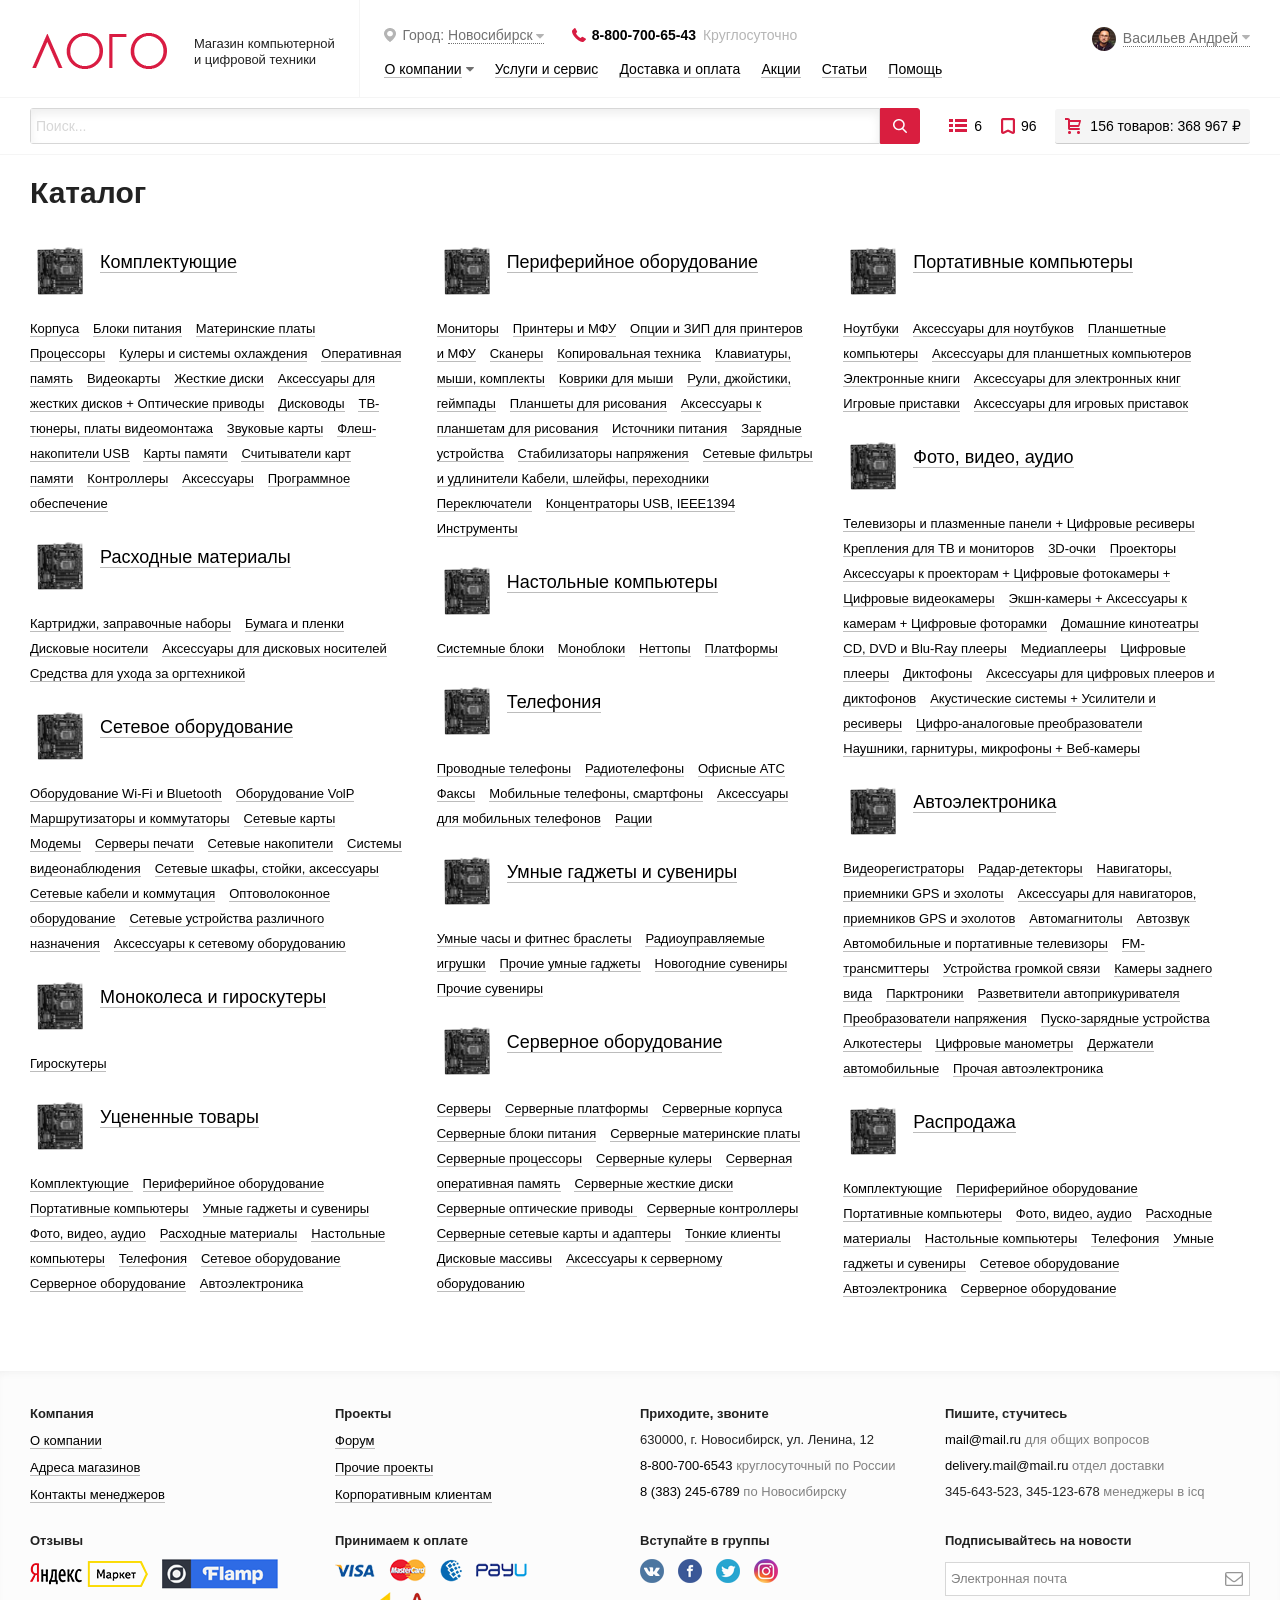
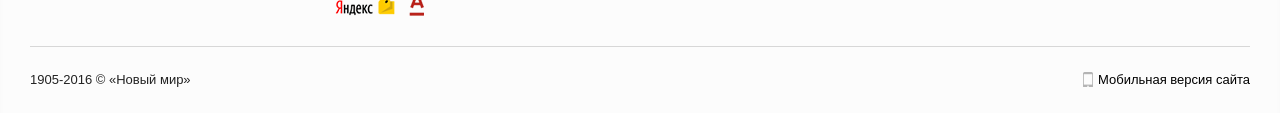
<file: catalog.html>
<!doctype html>
<html>
<head>
    <meta charset="utf-8">
    <meta http-equiv="x-ua-compatible" content="ie=edge">

    <title>shop</title>
    <meta name="description" content="магазин компьютерной техники">
    
    <meta name="msapplication-tap-highlight" content="no">
    <meta name="msapplication-config" content="ieconfig.xml">
    
    <link rel="stylesheet" href="css/normalize.css">
    <link rel="stylesheet" href="css/style.css">

</head>


<body>
  <!--[if lt IE 9]>
      <div class="browserupgrade">
          <div>
              <p class="f">Internet Explorer версии 8.0, или еще ниже?</p>
              <p class="s">Пожалуйста, <a href="http://browsehappy.com/" target="_blank">обновите свой браузер</a>, и возвращайтесь:)</p>
          </div>
      </div>
  <![endif]-->

<div class="wrap">

 
    <header class="header">

        <div class="header-top row">
            
            <div class="header-logo">
                <a href="index.html"><img src="img/icons/logo.png" alt="shop" width="140" height="45"></a>
                <p>Магазин компьютерной и&nbsp;цифровой техники</p>
            </div>
            
            <div class="header-body">
               <div class="header-body__top row">
                   <div class="city-choice">
                       <span>Город: <a href="./">Новосибирск</a></span>
                       <a href="tel:88007006543">8-800-700-65-43</a>
                       <span>Круглосуточно</span>
                   </div>
                   <div class="user-login">
                       <a href="./"><img src="img/icons/avatar.png" alt=""></a>
                       <a class="user-login__name" href="./">Васильев Андрей</a>
                   </div>
               </div>
                                            
               <nav class="header-menu">
                    <ul>
                        <li class="header-menu--dropdown"><a href="./">О компании</a>
                            <ul class="header-menu__submenu">
                                <li><a href="./">Новости</a></li>
                                <li><a href="./">История&nbsp;компании</a></li>
                                <li><a href="./">Адреса&nbsp;и&nbsp;реквизиты</a></li>
                                <li><a href="./">Вакансии</a></li>
                            </ul>
                        </li>
                        <li><a href="./">Услуги и сервис</a></li>
                        <li><a href="./">Доставка и оплата</a></li>
                        <li><a href="./">Акции</a></li>
                        <li><a href="./">Статьи</a></li>
                        <li><a href="./">Помощь</a></li>
                    </ul>
               </nav>
                
            </div>

        </div>
        
        <div class="header-down header-down--bordered row">
                        
            <div class="header-down__basket-block">
                <ul>
                    <li><a class="header-down__compare" href="./">6</a></li>
                    <li><a class="header-down__like" href="./">96</a></li>
                    <li><a class="header-down__basket" href="./">156 товаров: 368 967 &#8381;</a></li>
                </ul>
            </div>

            <div class="header-down__search header-down__search--left">
                <div class="header-down__wrap">
                    <span><input type="text" value="Поиск..."></span>
                    <span></span>
                </div>
            </div>

        </div>
               
        <div class="header-fix hidden">
            <div class="header-fix__inner row">
                                
                <div class="header-down__basket-block header-down__basket-block--fix">
                    <ul>
                        <li><a class="header-down__compare" href="./">6</a></li>
                        <li><a class="header-down__like" href="./">96</a></li>
                        <li><a class="header-down__basket" href="./">156 товаров: 368 967 &#8381;</a></li>
                    </ul>
                    
                    <div class="user-login user-login--fix">
                       <a href="./"><img src="img/icons/avatar.png" alt=""></a>
                    </div>
                </div>

                <div class="header-down__search header-down__search--fix header-down__search--left">
                    <div class="header-down__wrap">
                        <span><input type="text" value="Поиск..."></span>
                        <span></span>
                    </div>
                </div>       
                        
                

            </div>
        </div>       
                
    </header>

 
    <div class="catalog-one-list row">
       
        <h1>Каталог</h1>
        
        <div class="catalog-column">
           
            <div class="catalog-section">
               
                <div class="catalog-section__title row">
                                        
                    <a href="./"><img src="img/maket/min_mb2.png" alt="" width="60" height="60"></a>
                    <h2><a href="./">Комплектующие</a></h2>
                    
                </div>
                
                <div class="catalog-section__text">
                    
                    <ul>
                        <li><a href="./">Корпуса</a></li>
                        <li><a href="./">Блоки питания</a></li>
                        <li><a href="./">Материнские платы</a></li>
                        <li><a href="./">Процессоры</a></li>
                        <li><a href="./">Кулеры и системы охлаждения</a></li>
                        <li><a href="./">Оперативная память</a></li>
                        <li><a href="./">Видеокарты</a></li>
                        <li><a href="./">Жесткие диски</a></li>
                        <li><a href="./">Аксессуары для жестких дисков + Оптические приводы</a></li>
                        <li><a href="./">Дисководы</a></li>
                        <li><a href="./">ТВ-тюнеры, платы видеомонтажа</a></li>
                        <li><a href="./">Звуковые карты</a></li>
                        <li><a href="./">Флеш-накопители USB</a></li>
                        <li><a href="./">Карты памяти</a></li>
                        <li><a href="./">Считыватели карт памяти</a></li>
                        <li><a href="./">Контроллеры</a></li>
                        <li><a href="./">Аксессуары</a></li>
                        <li><a href="./">Программное обеспечение</a></li>
                    </ul>
                    
                </div>
                
            </div>
            
            <div class="catalog-section">
               
                <div class="catalog-section__title row">
                                        
                    <a href="./"><img src="img/maket/min_mb2.png" alt="" width="60" height="60"></a>
                    <h2><a href="./">Расходные материалы</a></h2>
                    
                </div>
                
                <div class="catalog-section__text">
                    
                    <ul>
                        <li><a href="./">Картриджи, заправочные наборы</a></li>
                        <li><a href="./">Бумага и пленки</a></li>
                        <li><a href="./">Дисковые носители</a></li>
                        <li><a href="./">Аксессуары для дисковых носителей</a></li>
                        <li><a href="./">Средства для ухода за оргтехникой </a></li>
                    </ul>
                          
                </div>
                
            </div>
            
            <div class="catalog-section">
               
                <div class="catalog-section__title row">
                                        
                    <a href="./"><img src="img/maket/min_mb2.png" alt="" width="60" height="60"></a>
                    <h2><a href="./">Сетевое оборудование</a></h2>
                    
                </div>
                
                <div class="catalog-section__text">
                    
                    <ul>
                        <li><a href="./">Оборудование Wi-Fi и Bluetooth</a></li>
                        <li><a href="./">Оборудование VolP</a></li>
                        <li><a href="./">Маршрутизаторы и коммутаторы</a></li>
                        <li><a href="./">Сетевые карты</a></li>
                        <li><a href="./">Модемы</a></li>
                        <li><a href="./">Серверы печати</a></li>
                        <li><a href="./">Сетевые накопители</a></li>
                        <li><a href="./">Системы видеонаблюдения</a></li>
                        <li><a href="./">Сетевые шкафы, стойки, аксессуары</a></li>
                        <li><a href="./">Сетевые кабели и коммутация</a></li>
                        <li><a href="./">Оптоволоконное оборудование</a></li>
                        <li><a href="./">Сетевые устройства различного назначения</a></li>
                        <li><a href="./">Аксессуары к сетевому оборудованию</a></li>
                    </ul>
                                                   
                </div>
                
            </div>
            
            <div class="catalog-section">
               
                <div class="catalog-section__title row">
                                        
                    <a href="./"><img src="img/maket/min_mb2.png" alt="" width="60" height="60"></a>
                    <h2><a href="./">Моноколеса и гироскутеры</a></h2>
                    
                </div>
                
                <div class="catalog-section__text">
                    
                    <ul>
                        <li><a href="./">Гироскутеры</a></li>
                    </ul>
                    
                </div>
                
            </div>
            
            <div class="catalog-section">
               
                <div class="catalog-section__title row">
                                        
                    <a href="./"><img src="img/maket/min_mb2.png" alt="" width="60" height="60"></a>
                    <h2><a href="./">Уцененные товары</a></h2>
                    
                </div>
                
                <div class="catalog-section__text">
                    
                    <ul>
                        <li><a href="./">Комплектующие </a></li>
                        <li><a href="./">Периферийное оборудование</a></li>
                        <li><a href="./">Портативные компьютеры</a></li>
                        <li><a href="./">Умные гаджеты и сувениры</a></li>
                        <li><a href="./">Фото, видео, аудио</a></li>
                        <li><a href="./">Расходные материалы</a></li>
                        <li><a href="./">Настольные компьютеры</a></li>
                        <li><a href="./">Телефония</a></li>
                        <li><a href="./">Сетевое оборудование</a></li>
                        <li><a href="./">Серверное оборудование</a></li>
                        <li><a href="./">Автоэлектроника </a></li>
                    </ul>
                                                 
                </div>
                
            </div>
            
        </div>
        
        <div class="catalog-column">
           
            <div class="catalog-section">
               
                <div class="catalog-section__title row">
                                        
                    <a href="./"><img src="img/maket/min_mb2.png" alt="" width="60" height="60"></a>
                    <h2><a href="./">Периферийное оборудование</a></h2>
                    
                </div>
                
                <div class="catalog-section__text">
                    
                    <ul>
                        <li><a href="./">Мониторы</a></li>
                        <li><a href="./">Принтеры и МФУ</a></li>
                        <li><a href="./">Опции и ЗИП для принтеров и МФУ</a></li>
                        <li><a href="./">Сканеры</a></li>
                        <li><a href="./">Копировальная техника</a></li>
                        <li><a href="./">Клавиатуры, мыши, комплекты</a></li>
                        <li><a href="./">Коврики для мыши</a></li>
                        <li><a href="./">Рули, джойстики, геймпады</a></li>
                        <li><a href="./">Планшеты для рисования</a></li>
                        <li><a href="./">Аксессуары к планшетам для рисования</a></li>
                        <li><a href="./">Источники питания</a></li>
                        <li><a href="./">Зарядные устройства</a></li>
                        <li><a href="./">Стабилизаторы напряжения</a></li>
                        <li><a href="./">Сетевые фильтры и удлинители Кабели, шлейфы, переходники</a></li>
                        <li><a href="./">Переключатели</a></li>
                        <li><a href="./">Концентраторы USB, IEEE1394</a></li>
                        <li><a href="./">Инструменты</a></li>
                    </ul>
                                                    
                </div>
                
            </div>
            
            <div class="catalog-section">
               
                <div class="catalog-section__title row">
                                        
                    <a href="./"><img src="img/maket/min_mb2.png" alt="" width="60" height="60"></a>
                    <h2><a href="./">Настольные компьютеры</a></h2>
                    
                </div>
                
                <div class="catalog-section__text">
                    
                    <ul>
                        <li><a href="./">Системные блоки</a></li>
                        <li><a href="./">Моноблоки</a></li>
                        <li><a href="./">Неттопы</a></li>
                        <li><a href="./">Платформы</a></li>
                    </ul>
                       
                </div>
                
            </div>
            
            <div class="catalog-section">
               
                <div class="catalog-section__title row">
                                        
                    <a href="./"><img src="img/maket/min_mb2.png" alt="" width="60" height="60"></a>
                    <h2><a href="./">Телефония</a></h2>
                    
                </div>
                
                <div class="catalog-section__text">
                    
                    <ul>
                        <li><a href="./">Проводные телефоны</a></li>
                        <li><a href="./">Радиотелефоны</a></li>
                        <li><a href="./">Офисные АТС</a></li>
                        <li><a href="./">Факсы</a></li>
                        <li><a href="./">Мобильные телефоны, смартфоны</a></li>
                        <li><a href="./">Аксессуары для мобильных телефонов</a></li>
                        <li><a href="./">Рации</a></li>
                    </ul>
                              
                </div>
                
            </div>
            
            <div class="catalog-section">
               
                <div class="catalog-section__title row">
                                        
                    <a href="./"><img src="img/maket/min_mb2.png" alt="" width="60" height="60"></a>
                    <h2><a href="./">Умные гаджеты и сувениры</a></h2>
                    
                </div>
                
                <div class="catalog-section__text">
                    
                    <ul>
                        <li><a href="./">Умные часы и фитнес браслеты</a></li>
                        <li><a href="./">Радиоуправляемые игрушки</a></li>
                        <li><a href="./">Прочие умные гаджеты</a></li>
                        <li><a href="./">Новогодние сувениры</a></li>
                        <li><a href="./">Прочие сувениры</a></li>
                    </ul>
                        
                </div>
                
            </div>
            
            <div class="catalog-section">
               
                <div class="catalog-section__title row">
                                        
                    <a href="./"><img src="img/maket/min_mb2.png" alt="" width="60" height="60"></a>
                    <h2><a href="./">Серверное оборудование</a></h2>
                    
                </div>
                
                <div class="catalog-section__text">
                    
                    <ul>
                        <li><a href="./">Серверы</a></li>
                        <li><a href="./">Серверные платформы</a></li>
                        <li><a href="./">Серверные корпуса</a></li>
                        <li><a href="./">Серверные блоки питания</a></li>
                        <li><a href="./">Серверные материнские платы </a></li>
                        <li><a href="./">Серверные процессоры</a></li>
                        <li><a href="./">Серверные кулеры</a></li>
                        <li><a href="./">Серверная оперативная память</a></li>
                        <li><a href="./">Серверные жесткие диски</a></li>
                        <li><a href="./">Серверные оптические приводы </a></li>
                        <li><a href="./">Серверные контроллеры</a></li>
                        <li><a href="./">Серверные сетевые карты и адаптеры</a></li>
                        <li><a href="./">Тонкие клиенты</a></li>
                        <li><a href="./">Дисковые массивы</a></li>
                        <li><a href="./">Аксессуары к серверному оборудованию</a></li>
                    </ul>
                                                    
                </div>
                
            </div>
            
        </div>
        
        <div class="catalog-column">
            
            <div class="catalog-section">
               
                <div class="catalog-section__title row">
                                        
                    <a href="./"><img src="img/maket/min_mb2.png" alt="" width="60" height="60"></a>
                    <h2><a href="./">Портативные компьютеры</a></h2>
                    
                </div>
                
                <div class="catalog-section__text">
                    
                    <ul>
                        <li><a href="./">Ноутбуки</a></li>
                        <li><a href="./">Аксессуары для ноутбуков</a></li>
                        <li><a href="./">Планшетные компьютеры</a></li>
                        <li><a href="./">Аксессуары для планшетных компьютеров</a></li>
                        <li><a href="./">Электронные книги</a></li>
                        <li><a href="./">Аксессуары для электронных книг</a></li>
                        <li><a href="./">Игровые приставки</a></li>
                        <li><a href="./">Аксессуары для игровых приставок</a></li>
                    </ul>    
                                   
                </div>
                
            </div>
            
            <div class="catalog-section">
               
                <div class="catalog-section__title row">
                                        
                    <a href="./"><img src="img/maket/min_mb2.png" alt="" width="60" height="60"></a>
                    <h2><a href="./">Фото, видео, аудио</a></h2>
                    
                </div>
                
                <div class="catalog-section__text">
                    
                    <ul>
                        <li><a href="./">Телевизоры и плазменные панели + Цифровые ресиверы</a></li>
                        <li><a href="./">Крепления для ТВ и мониторов</a></li>
                        <li><a href="./">3D-очки</a></li>
                        <li><a href="./">Проекторы</a></li>
                        <li><a href="./">Аксессуары к проекторам + Цифровые фотокамеры + Цифровые видеокамеры</a></li>
                        <li><a href="./">Экшн-камеры + Аксессуары к камерам + Цифровые фоторамки</a></li>
                        <li><a href="./">Домашние кинотеатры</a></li>
                        <li><a href="./">CD, DVD и Blu-Ray плееры</a></li>
                        <li><a href="./">Медиаплееры</a></li>
                        <li><a href="./">Цифровые плееры</a></li>
                        <li><a href="./">Диктофоны</a></li>
                        <li><a href="./">Аксессуары для цифровых плееров и диктофонов</a></li>
                        <li><a href="./">Акустические системы + Усилители и ресиверы</a></li>
                        <li><a href="./">Цифро-аналоговые преобразователи</a></li>
                        <li><a href="./">Наушники, гарнитуры, микрофоны + Веб-камеры</a></li>
                    </ul>
                                  
                </div>
                
            </div>
            
            <div class="catalog-section">
               
                <div class="catalog-section__title row">
                                        
                    <a href="./"><img src="img/maket/min_mb2.png" alt="" width="60" height="60"></a>
                    <h2><a href="./">Автоэлектроника</a></h2>
                    
                </div>
                
                <div class="catalog-section__text">
                    
                    <ul>
                        <li><a href="./">Видеорегистраторы</a></li>
                        <li><a href="./">Радар-детекторы</a></li>
                        <li><a href="./">Навигаторы, приемники GPS и эхолоты</a></li>
                        <li><a href="./">Аксессуары для навигаторов, приемников GPS и эхолотов</a></li>
                        <li><a href="./">Автомагнитолы</a></li>
                        <li><a href="./">Автозвук</a></li>
                        <li><a href="./">Автомобильные и портативные телевизоры</a></li>
                        <li><a href="./">FM-трансмиттеры</a></li>
                        <li><a href="./">Устройства громкой связи</a></li>
                        <li><a href="./">Камеры заднего вида</a></li>
                        <li><a href="./">Парктроники</a></li>
                        <li><a href="./">Разветвители автоприкуривателя</a></li>
                        <li><a href="./">Преобразователи напряжения</a></li>
                        <li><a href="./">Пуско-зарядные устройства</a></li>
                        <li><a href="./">Алкотестеры</a></li>
                        <li><a href="./">Цифровые манометры</a></li>
                        <li><a href="./">Держатели автомобильные</a></li>
                        <li><a href="./">Прочая автоэлектроника</a></li>
                    </ul>
                                           
                </div>
                
            </div>
            
            <div class="catalog-section">
               
                <div class="catalog-section__title row">
                                        
                    <a href="./"><img src="img/maket/min_mb2.png" alt="" width="60" height="60"></a>
                    <h2><a href="./">Распродажа</a></h2>
                    
                </div>
                
                <div class="catalog-section__text">
                    
                    <ul>
                        <li><a href="./">Комплектующие</a></li>
                        <li><a href="./">Периферийное оборудование</a></li>
                        <li><a href="./">Портативные компьютеры</a></li>
                        <li><a href="./">Фото, видео, аудио</a></li>
                        <li><a href="./">Расходные материалы</a></li>
                        <li><a href="./">Настольные компьютеры</a></li>
                        <li><a href="./">Телефония</a></li>
                        <li><a href="./">Умные гаджеты и сувениры</a></li>
                        <li><a href="./">Сетевое оборудование</a></li>
                        <li><a href="./">Автоэлектроника</a></li>
                        <li><a href="./">Серверное оборудование </a></li>
                    </ul>
                                                 
                </div>
                
            </div>
            
        </div>
            
    </div>


    <footer class="footer">

        <div class="footer-top row">

            <div class="footer-top__group row">
                
                <div class="footer-top__block footer-top__block--links">
                    <h3 class="footer__title">Компания</h3>
                    <p><a href="./">О компании</a></p>
                    <p><a href="./">Адреса магазинов</a></p>
                    <p><a href="./">Контакты менеджеров</a></p>
                </div>
                
                <div class="footer-top__block footer-top__block--links">
                    <h3 class="footer__title">Проекты</h3>
                    <p><a href="./">Форум</a></p>
                    <p><a href="./">Прочие проекты</a></p>
                    <p><a href="./">Корпоративным клиентам</a></p>
                    
                </div>
            </div>

            <div class="footer-top__group row">
                
                <div class="footer-top__block footer-top__block--phone">
                    <h3 class="footer__title">Приходите, звоните</h3>
                    <p>630000, г.&nbsp;Новосибирск, ул.&nbsp;Ленина,&nbsp;12</p>
                    <h4><a href="tel:88007006543">8-800-700-6543</a><span> круглосуточный по России</span></h4>
                    <h4><a href="tel:83832456789">8&nbsp;(383)&nbsp;245-6789</a><span> по Новосибирску</span></h4>
                </div>
                <div class="footer-top__block footer-top__block--mail">
                    <h3 class="footer__title">Пишите, стучитесь</h3>
                    <h4><a href="mailto:mail@mail.ru">mail@mail.ru</a><span> для общих вопросов</span></h4>
                    <h4><a href="mailto:delivery.mail@mail.ru">delivery.mail@mail.ru</a><span> отдел доставки</span></h4>
                    <h4>345-643-523, 345-123-678<span> менеджеры в icq</span></h4>
                </div>
            </div>

        </div>
        
        <div class="footer-middle row">
           <div class="footer-middle__block">
               <h3 class="footer__title">Отзывы</h3>
               <a href="./"><img src="img/icons/yandex-market.png" alt=""></a>
               <a href="./"><img src="img/icons/icn_flamp.png" alt=""></a>
           </div>
           <div class="footer-middle__block footer-middle__block--pay">
               <h3 class="footer__title">Принимаем к оплате</h3>
               <img src="img/icons/icn_visa.png" alt="">
               <img src="img/icons/icn_master.png" alt="">
               <img src="img/icons/icn_wm.png" alt="">
               <img src="img/icons/icn_payu.png" alt="">
               <img src="img/icons/icn_yndx.png" alt="">
               <img src="img/icons/icn_alfa.png" alt="">
           </div>
           <div class="footer-middle__block">
               <h3 class="footer__title">Вступайте в группы</h3>
               <a href="./"><img src="img/icons/icn_vk.png" alt=""></a>
               <a href="./"><img src="img/icons/icn_fb.png" alt=""></a>
               <a href="./"><img src="img/icons/icn_twi.png" alt=""></a>
               <a href="./"><img src="img/icons/icn_inst.png" alt=""></a>
           </div>
           <div class="footer-middle__block">
               <h3 class="footer__title">Подписывайтесь на новости</h3>
               <p class="footer__search">
                   <span><input type="text" value="Электронная почта"></span>
                   <span></span>
               </p>
           </div>
           
        </div>


        <div class="footer-bottom row">
            <div class="footer-bottom__left">
                <p>1905-2016 © «Новый мир»</p>
                
            </div>
            <div class="footer-bottom__right">
                <p><a href="./">Мобильная версия сайта</a></p>
            </div>
        </div>

    </footer>

 
</div>

 <!-- ==modal_windows=============================================================================== -->    
            
<div class="modal-back hidden">
    <div class="modal-window">
        <span class="modal-window__close" href="./"></span>
                
        <div class="modal-window__city hidden">
            <h2>Выберите ближайший к вам город</h2>
            <div class="modal-window__row row">
                <div class="modal-window__column modal-window__column--50">
                    <ul>
                        <li><a href="./">Новосибирск</a></li>
                        <li><a href="./">Бердск</a></li>
                        <li><a href="./">Барнаул</a></li>
                        <li><a href="./">Бийск</a></li>
                        <li><a href="./">Москва</a></li>
                        <li><a href="./">Екатеринбург</a></li>
                        <li><a href="./">Иркутск</a></li>
                        <li><a href="./">Тверь</a></li>
                    </ul>
                </div>
                <div class="modal-window__column modal-window__column--50">
                    <ul>
                        <li><a href="./">Красноярск</a></li>
                        <li><a href="./">Новокузнецк</a></li>
                        <li><a href="./">Омск</a></li>
                        <li><a href="./">Архангельск</a></li>
                        <li><a href="./">Северск</a></li>
                        <li><a href="./">Томск</a></li>
                        <li><a href="./">Тюмень</a></li>
                        <li><a href="./">Челябинск</a></li>
                    </ul>
                </div>
            </div>
        </div>
        
    </div>
</div>   
    
    <script src="js/vendor/jquery-1.12.0.min.js"></script>
    <script src="js/vendor/jquery-migrate-1.2.1.min.js"></script>
    <script src="js/main.js"></script>

</body>
</html>
</file>
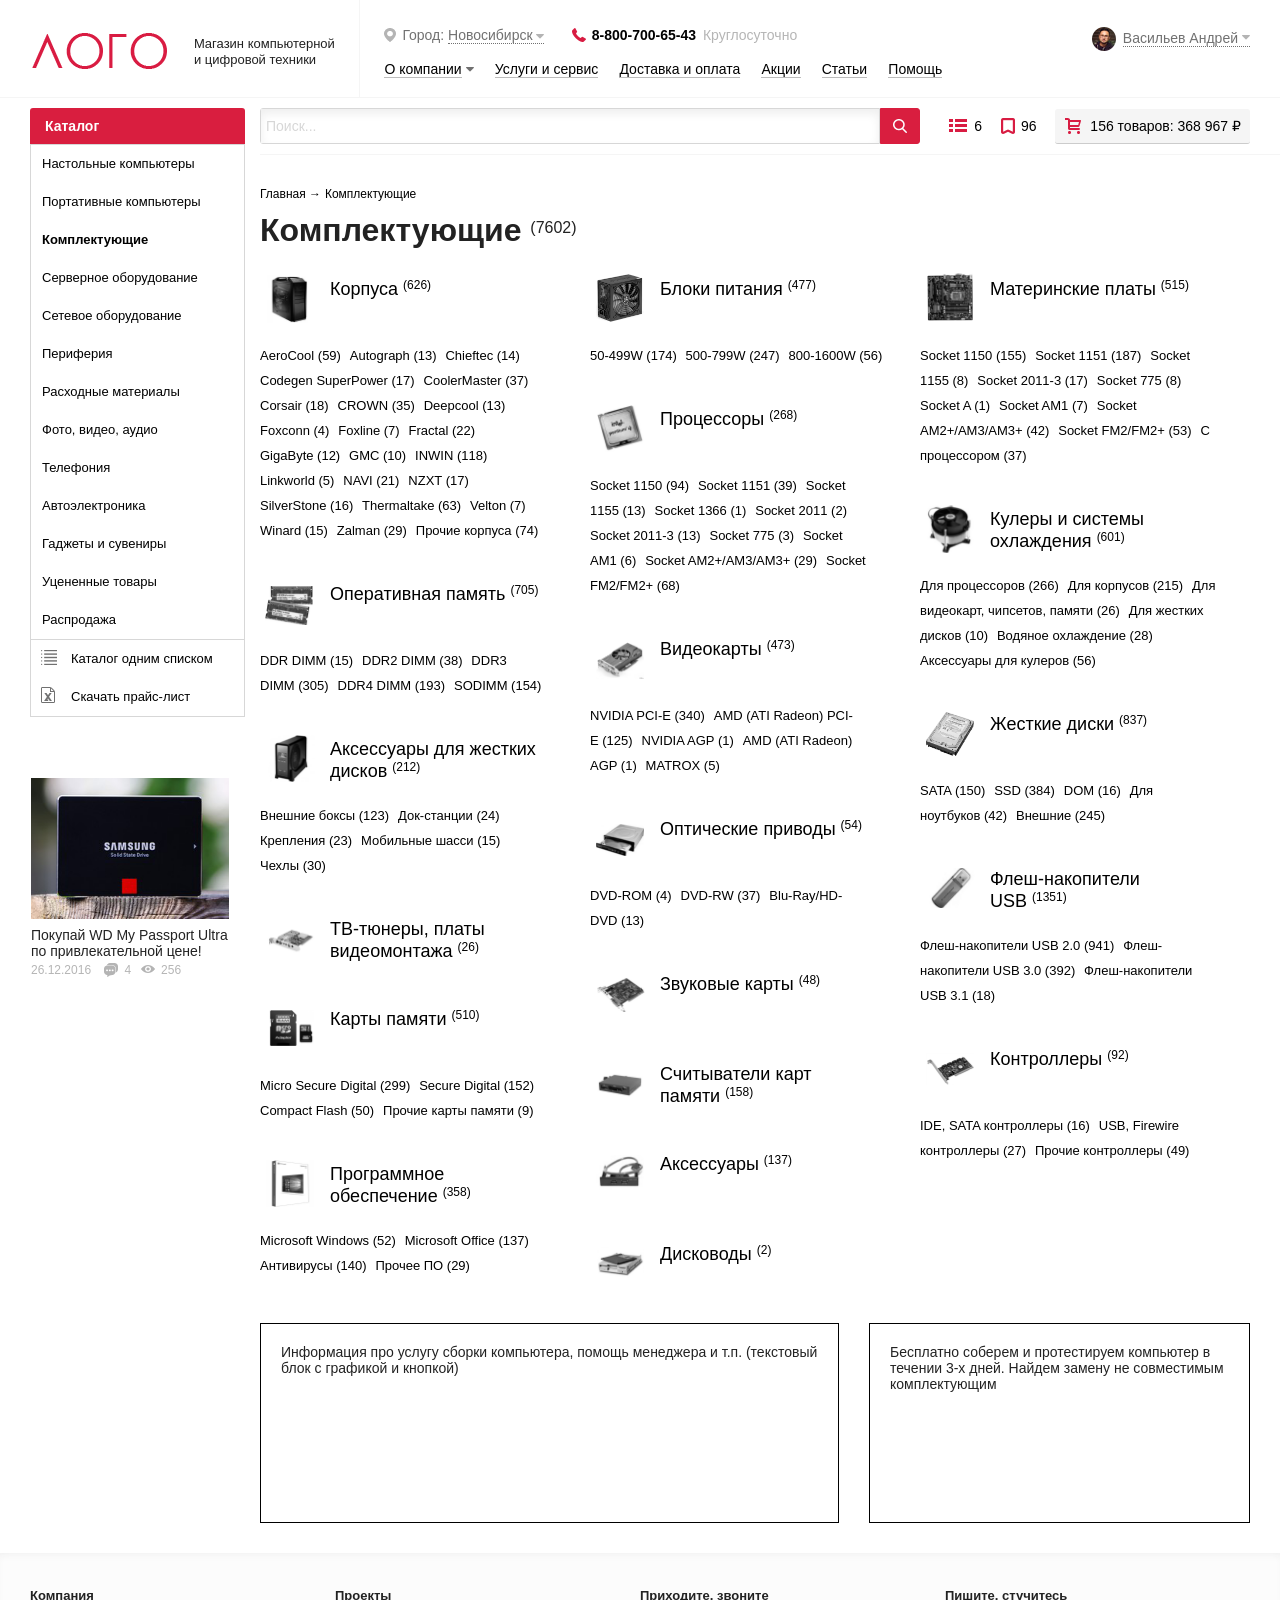
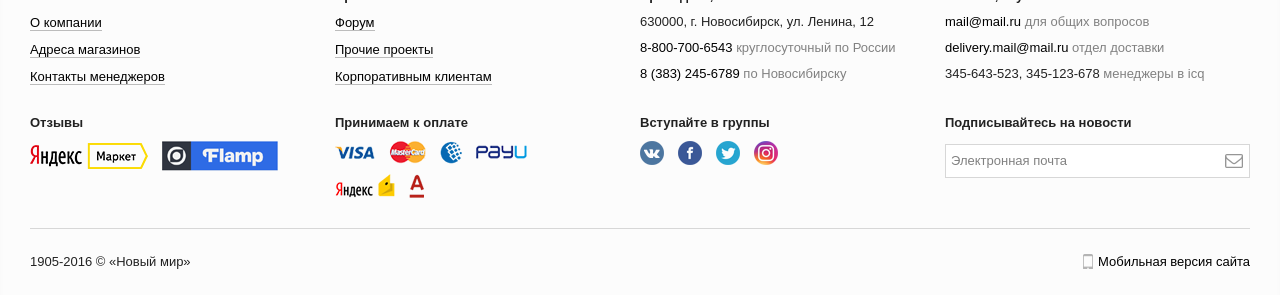
<file: category.html>
<!doctype html>
<html>
<head>
    <meta charset="utf-8">
    <meta http-equiv="x-ua-compatible" content="ie=edge">

    <title>shop</title>
    <meta name="description" content="магазины компьютерной техники">
    
    <meta name="msapplication-tap-highlight" content="no">
    <meta name="msapplication-config" content="ieconfig.xml">
    
    <link rel="stylesheet" href="css/normalize.css">
    <link rel="stylesheet" href="css/style.css">

</head>


<body>
  <!--[if lt IE 9]>
      <div class="browserupgrade">
          <div>
              <p class="f">Internet Explorer версии 8.0, или еще ниже?</p>
              <p class="s">Пожалуйста, <a href="http://browsehappy.com/" target="_blank">обновите свой браузер</a>, и возвращайтесь:)</p>
          </div>
      </div>
  <![endif]-->

<div class="wrap">

 
    <header class="header">

        <div class="header-top row">
            
            <div class="header-logo">
                <a href="index.html"><img src="img/icons/logo.png" alt="logo" width="140" height="45"></a>
                <p>Магазин компьютерной и&nbsp;цифровой техники</p>
            </div>
            
            <div class="header-body">
               <div class="header-body__top row">
                   <div class="city-choice">
                       <span>Город: <a href="./">Новосибирск</a></span>
                       <a href="tel:88007006543">8-800-700-65-43</a>
                       <span>Круглосуточно</span>
                   </div>
                   <div class="user-login">
                       <a href="./"><img src="img/icons/avatar.png" alt=""></a>
                       <a class="user-login__name" href="./">Васильев Андрей</a>
                   </div>
               </div>
                                            
               <nav class="header-menu">
                    <ul>
                        <li class="header-menu--dropdown"><a href="./">О компании</a>
                            <ul class="header-menu__submenu">
                                <li><a href="./">Новости</a></li>
                                <li><a href="./">История&nbsp;компании</a></li>
                                <li><a href="./">Адреса&nbsp;и&nbsp;реквизиты</a></li>
                                <li><a href="./">Вакансии</a></li>
                            </ul>
                        </li>
                        <li><a href="./">Услуги и сервис</a></li>
                        <li><a href="./">Доставка и оплата</a></li>
                        <li><a href="./">Акции</a></li>
                        <li><a href="./">Статьи</a></li>
                        <li><a href="./">Помощь</a></li>
                    </ul>
               </nav>
                
            </div>

        </div>
        
        <div class="header-down row">
            
            <div class="header-down__catalog">
                <p>Каталог</p>
            </div>

            <div class="header-down__basket-block">
                <ul>
                    <li><a class="header-down__compare" href="./">6</a></li>
                    <li><a class="header-down__like" href="./">96</a></li>
                    <li><a class="header-down__basket" href="./">156 товаров: 368 967 &#8381;</a></li>
                </ul>
            </div>

            <div class="header-down__search">
                <div class="header-down__wrap">
                    <span><input type="text" value="Поиск..."></span>
                    <span></span>
                </div>
            </div>

        </div>
                
        <div class="divider"></div>
        
    </header>


    <div class="main row">


        <aside class="left-column">

            <div class="left-column__menu">
                <ul>
                    <li><a href="./">Настольные компьютеры</a></li>
                    <li><a href="./">Портативные компьютеры</a></li>
                    <li class="left-column__active"><a href="./">Комплектующие</a></li>
                    <li><a href="./">Серверное оборудование</a></li>
                    <li><a href="./">Сетевое оборудование</a></li>
                    <li><a href="./">Периферия</a></li>
                    <li><a href="./">Расходные материалы</a></li>
                    <li><a href="./">Фото, видео, аудио</a></li>
                    <li><a href="./">Телефония</a></li>
                    <li><a href="./">Автоэлектроника</a></li>
                    <li><a href="./">Гаджеты и сувениры</a></li>
                    <li><a href="./">Уцененные товары</a></li>
                    <li><a href="./">Распродажа</a></li>
                    <li class="left-column__onelist"><a href="./">Каталог одним списком</a></li>
                    <li class="left-column__pricelist"><a href="progress.html">Скачать прайс-лист</a></li>
                </ul>
            </div>
            
             <div class="content-block content-block--static content-block--once">
                 <div class="content-block__wrap">
                     <img src="img/maket/news9.png" alt="">
                     <p class="content-block__title content-block__title--once">Покупай WD My Passport Ultra по привлекательной цене!</p>
                     <p class="content-block__date">26.12.2016 <span>4</span><span>256</span></p>
                 </div>
             </div>
             
        </aside>
   



        <div class="category">
            <div class="breadcrumbs">
                <ul>
                    <li><a href="./">Главная &rarr; </a></li>
                    <li><a href="./">Комплектующие</a></li>
                </ul>
            </div>
            
            <h1 class="category__title">Комплектующие&nbsp;<sup>(7602)</sup></h1>
            
            <div class="category-main row">
               
                <div class="category-main__column">
                   
                    <div class="category-main__item">
                        <div class="category-main__title row">
                            <a href="./"><img src="img/maket/min_bp.png" alt="" width="60" height="60"></a>
                            <h2><a href="./">Корпуса&nbsp;<sup>(626)</sup></a></h2>
                        </div>
                        <div class="category-main__body">
                            <ul>
                                <li><a href="./">AeroCool&nbsp;(59)</a></li>
                                <li><a href="./">Autograph&nbsp;(13)</a></li>
                                <li><a href="./">Chieftec&nbsp;(14)</a></li>
                                <li><a href="./">Codegen SuperPower&nbsp;(17)</a></li>
                                <li><a href="./">CoolerMaster&nbsp;(37)</a></li>
                                <li><a href="./">Corsair&nbsp;(18)</a></li>
                                <li><a href="./">CROWN&nbsp;(35)</a></li>
                                <li><a href="./">Deepcool&nbsp;(13)</a></li>
                                <li><a href="./">Foxconn&nbsp;(4)</a></li>
                                <li><a href="./">Foxline&nbsp;(7)</a></li>
                                <li><a href="./">Fractal&nbsp;(22)</a></li>
                                <li><a href="./">GigaByte&nbsp;(12)</a></li>
                                <li><a href="./">GMC&nbsp;(10)</a></li>
                                <li><a href="./">INWIN&nbsp;(118)</a></li>
                                <li><a href="./">Linkworld&nbsp;(5)</a></li>
                                <li><a href="./">NAVI&nbsp;(21)</a></li>
                                <li><a href="./">NZXT&nbsp;(17)</a></li>
                                <li><a href="./">SilverStone&nbsp;(16)</a></li>
                                <li><a href="./">Thermaltake&nbsp;(63)</a></li>
                                <li><a href="./">Velton&nbsp;(7)</a></li>
                                <li><a href="./">Winard&nbsp;(15)</a></li>
                                <li><a href="./">Zalman&nbsp;(29)</a></li>
                                <li><a href="./">Прочие корпуса&nbsp;(74)</a></li>
                            </ul>
                        </div>
                    </div>
                    
                    <div class="category-main__item">
                        <div class="category-main__title row">
                            <a href="./"><img src="img/maket/min_mem.png" alt=""  width="60" height="60"></a>
                            <h2><a href="./">Оперативная память&nbsp;<sup>(705)</sup></a></h2>
                        </div>
                        <div class="category-main__body">
                            <ul>
                                <li><a href="./">DDR DIMM&nbsp;(15)</a></li>
                                <li><a href="./">DDR2 DIMM&nbsp;(38)</a></li>
                                <li><a href="./">DDR3 DIMM&nbsp;(305)</a></li>
                                <li><a href="./">DDR4 DIMM&nbsp;(193)</a></li>
                                <li><a href="./">SODIMM&nbsp;(154)</a></li>
                            </ul>
                        </div>
                    </div>
                    
                    <div class="category-main__item">
                        <div class="category-main__title row">
                            <a href="./"><img src="img/maket/min_ahd.png" alt=""  width="60" height="60"></a>
                            <h2><a href="./">Аксессуары для жестких дисков&nbsp;<sup>(212)</sup></a></h2>
                        </div>
                        <div class="category-main__body">
                            <ul>
                                <li><a href="./">Внешние боксы&nbsp;(123)</a></li>
                                <li><a href="./">Док-станции&nbsp;(24)</a></li>
                                <li><a href="./">Крепления&nbsp;(23)</a></li>
                                <li><a href="./">Мобильные шасси&nbsp;(15)</a></li>
                                <li><a href="./">Чехлы&nbsp;(30)</a></li>
                            </ul>
                        </div>
                    </div>
                    
                    <div class="category-main__item">
                        <div class="category-main__title row">
                            <a href="./"><img src="img/maket/min_tvp.png" alt=""  width="60" height="60"></a>
                            <h2><a href="./">ТВ-тюнеры, платы видеомонтажа&nbsp;<sup>(26)</sup></a></h2>
                        </div>
                    </div>
                    
                    <div class="category-main__item">
                        <div class="category-main__title row">
                            <a href="./"><img src="img/maket/min_cmem.png" alt=""  width="60" height="60"></a>
                            <h2><a href="./">Карты памяти&nbsp;<sup>(510)</sup></a></h2>
                        </div>
                        <div class="category-main__body">
                            <ul>
                                <li><a href="./">Micro Secure Digital&nbsp;(299)</a></li>
                                <li><a href="./">Secure Digital&nbsp;(152)</a></li>
                                <li><a href="./">Compact Flash&nbsp;(50)</a></li>
                                <li><a href="./">Прочие карты памяти&nbsp;(9)</a></li>
                            </ul>
                        </div>
                    </div>
                    
                    <div class="category-main__item">
                        <div class="category-main__title row">
                            <a href="./"><img src="img/maket/min_po.png" alt=""  width="60" height="60"></a>
                            <h2><a href="./">Программное обеспечение&nbsp;<sup>(358)</sup></a></h2>
                        </div>
                        <div class="category-main__body">
                            <ul>
                                <li><a href="./">Microsoft Windows&nbsp;(52)</a></li>
                                <li><a href="./">Microsoft Office&nbsp;(137)</a></li>
                                <li><a href="./">Антивирусы&nbsp;(140)</a></li>
                                <li><a href="./">Прочее ПО&nbsp;(29)</a></li>
                            </ul>
                        </div>
                    </div>
                </div>
                
                <div class="category-main__column">
                   
                    <div class="category-main__item">
                        <div class="category-main__title row">
                            <a href="./"><img src="img/maket/min_power.png" alt=""  width="60" height="60"></a>
                            <h2><a href="./">Блоки питания&nbsp;<sup>(477)</sup></a></h2>
                        </div>
                        <div class="category-main__body">
                            <ul>
                                <li><a href="./">50-499W&nbsp;(174)</a></li>
                                <li><a href="./">500-799W&nbsp;(247)</a></li>
                                <li><a href="./">800-1600W&nbsp;(56)</a></li>
                            </ul>
                        </div>
                    </div>
                    <div class="category-main__item">
                        <div class="category-main__title row">
                            <a href="./"><img src="img/maket/min_proc.png" alt=""  width="60" height="60"></a>
                            <h2><a href="./">Процессоры&nbsp;<sup>(268)</sup></a></h2>
                        </div>
                        <div class="category-main__body">
                            <ul>
                                <li><a href="./">Socket 1150&nbsp;(94)</a></li>
                                <li><a href="./">Socket 1151&nbsp;(39)</a></li>
                                <li><a href="./">Socket 1155&nbsp;(13)</a></li>
                                <li><a href="./">Socket 1366&nbsp;(1)</a></li>
                                <li><a href="./">Socket 2011&nbsp;(2)</a></li>
                                <li><a href="./">Socket 2011-3&nbsp;(13)</a></li>
                                <li><a href="./">Socket 775&nbsp;(3)</a></li>
                                <li><a href="./">Socket AM1&nbsp;(6)</a></li>
                                <li><a href="./">Socket AM2+/AM3/AM3+&nbsp;(29)</a></li>
                                <li><a href="./">Socket FM2/FM2+&nbsp;(68)</a></li>
                            </ul>
                        </div>
                    </div>
                    <div class="category-main__item">
                        <div class="category-main__title row">
                            <a href="./"><img src="img/maket/min_vid.png" alt="" width="60" height="60"></a>
                            <h2><a href="./">Видеокарты&nbsp;<sup>(473)</sup></a></h2>
                        </div>
                        <div class="category-main__body">
                            <ul>
                                <li><a href="./">NVIDIA PCI-E&nbsp;(340)</a></li>
                                <li><a href="./">AMD (ATI Radeon) PCI-E&nbsp;(125)</a></li>
                                <li><a href="./">NVIDIA AGP&nbsp;(1)</a></li>
                                <li><a href="./">AMD (ATI Radeon) AGP&nbsp;(1)</a></li>
                                <li><a href="./">MATROX&nbsp;(5)</a></li>
                            </ul>
                        </div>
                    </div>
                    <div class="category-main__item">
                        <div class="category-main__title row">
                            <a href="./"><img src="img/maket/min_cd.png" alt=""  width="60" height="60"></a>
                            <h2><a href="./">Оптические приводы&nbsp;<sup>(54)</sup></a></h2>
                        </div>
                        <div class="category-main__body">
                            <ul>
                                <li><a href="./">DVD-ROM&nbsp;(4)</a></li>
                                <li><a href="./">DVD-RW&nbsp;(37)</a></li>
                                <li><a href="./">Blu-Ray/HD-DVD&nbsp;(13)</a></li>
                            </ul>
                        </div>
                    </div>
                    <div class="category-main__item">
                        <div class="category-main__title row">
                            <a href="./"><img src="img/maket/min_snd.png" alt="" width="60" height="60"></a>
                            <h2><a href="./">Звуковые карты&nbsp;<sup>(48)</sup></a></h2>
                        </div>
                        
                    </div>
                    <div class="category-main__item">
                        <div class="category-main__title row">
                            <a href="./"><img src="img/maket/min_cr.png" alt="" width="60" height="60"></a>
                            <h2><a href="./">Считыватели карт памяти&nbsp;<sup>(158)</sup></a></h2>
                        </div>
                        
                    </div>
                    <div class="category-main__item">
                        <div class="category-main__title row">
                            <a href="./"><img src="img/maket/min_acs.png" alt="" width="60" height="60"></a>
                            <h2><a href="./">Аксессуары&nbsp;<sup>(137)</sup></a></h2>
                        </div>
                        
                    </div>
                    <div class="category-main__item">
                        <div class="category-main__title row">
                            <a href="./"><img src="img/maket/min_cdd.png" alt="" width="60" height="60"></a>
                            <h2><a href="./">Дисководы&nbsp;<sup>(2)</sup></a></h2>
                        </div>
                        
                    </div>
                    
                </div>
                
                <div class="category-main__column">
                   
                    <div class="category-main__item">
                        <div class="category-main__title row">
                            <a href="./"><img src="img/maket/min_mb.png" alt="" width="60" height="60"></a>
                            <h2><a href="./">Материнские платы&nbsp;<sup>(515)</sup></a></h2>
                        </div>
                        <div class="category-main__body">
                            <ul>
                                <li><a href="./">Socket 1150&nbsp;(155)</a></li>
                                <li><a href="./">Socket 1151&nbsp;(187)</a></li>
                                <li><a href="./">Socket 1155&nbsp;(8)</a></li>
                                <li><a href="./">Socket 2011-3&nbsp;(17)</a></li>
                                <li><a href="./">Socket 775&nbsp;(8)</a></li>
                                <li><a href="./">Socket A&nbsp;(1)</a></li>
                                <li><a href="./">Socket AM1&nbsp;(7)</a></li>
                                <li><a href="./">Socket AM2+/AM3/AM3+&nbsp;(42)</a></li>
                                <li><a href="./">Socket FM2/FM2+&nbsp;(53)</a></li>
                                <li><a href="./">С процессором&nbsp;(37)</a></li>
                            </ul>
                        </div>
                    </div>
                    <div class="category-main__item">
                        <div class="category-main__title row">
                            <a href="./"><img src="img/maket/min_clr.png" alt="" width="60" height="60"></a>
                            <h2><a href="./">Кулеры и системы охлаждения&nbsp;<sup>(601)</sup></a></h2>
                        </div>
                        <div class="category-main__body">
                            <ul>
                                <li><a href="./">Для процессоров&nbsp;(266)</a></li>
                                <li><a href="./">Для корпусов&nbsp;(215)</a></li>
                                <li><a href="./">Для видеокарт, чипсетов, памяти&nbsp;(26)</a></li>
                                <li><a href="./">Для жестких дисков&nbsp;(10)</a></li>
                                <li><a href="./">Водяное охлаждение&nbsp;(28)</a></li>
                                <li><a href="./">Аксессуары для кулеров&nbsp;(56)</a></li>
                            </ul>
                        </div>
                    </div>
                    <div class="category-main__item">
                        <div class="category-main__title row">
                            <a href="./"><img src="img/maket/min_hdd.png" alt="" width="60" height="60"></a>
                            <h2><a href="./">Жесткие диски&nbsp;<sup>(837)</sup></a></h2>
                        </div>
                        <div class="category-main__body">
                            <ul>
                                <li><a href="./">SATA&nbsp;(150)</a></li>
                                <li><a href="./">SSD&nbsp;(384)</a></li>
                                <li><a href="./">DOM&nbsp;(16)</a></li>
                                <li><a href="./">Для ноутбуков&nbsp;(42)</a></li>
                                <li><a href="./">Внешние&nbsp;(245)</a></li>
                            </ul>
                        </div>
                    </div>
                    <div class="category-main__item">
                        <div class="category-main__title row">
                            <a href="./"><img src="img/maket/min_flsh.png" alt="" width="60" height="60"></a>
                            <h2><a href="./">Флеш-накопители USB&nbsp;<sup>(1351)</sup></a></h2>
                        </div>
                        <div class="category-main__body">
                            <ul>
                                <li><a href="./">Флеш-накопители USB 2.0&nbsp;(941)</a></li>
                                <li><a href="./">Флеш-накопители USB 3.0&nbsp;(392)</a></li>
                                <li><a href="./">Флеш-накопители USB 3.1&nbsp;(18)</a></li>
                            </ul>
                        </div>
                    </div>
                    <div class="category-main__item">
                        <div class="category-main__title row">
                            <a href="./"><img src="img/maket/min_cntr.png" alt="" width="60" height="60"></a>
                            <h2><a href="./">Контроллеры&nbsp;<sup>(92)</sup></a></h2>
                        </div>
                        <div class="category-main__body">
                            <ul>
                                <li><a href="./">IDE, SATA контроллеры&nbsp;(16)</a></li>
                                <li><a href="./">USB, Firewire контроллеры&nbsp;(27)</a></li>
                                <li><a href="./">Прочие контроллеры&nbsp;(49)</a></li>
                            </ul>
                        </div>
                    </div>
                    
                </div>
                
            </div>
            
            <div class="need-help row">
                <div class="need-help__left">
                    <div class="need-help__inner">
                        <p>Информация про услугу сборки компьютера, помощь менеджера и т.п. (текстовый блок с графикой и кнопкой)</p>
                    </div>
                </div>
                <div class="need-help__right">
                    <div class="need-help__inner">
                        <p>Бесплатно соберем и протестируем компьютер в течении 3-х дней. Найдем замену не совместимым комплектующим</p>
                    </div>
                </div>
            </div>
        
        
        
        </div>
    </div>



    <footer class="footer">

        <div class="footer-top row">

            <div class="footer-top__group row">
                
                <div class="footer-top__block footer-top__block--links">
                    <h3 class="footer__title">Компания</h3>
                    <p><a href="./">О компании</a></p>
                    <p><a href="./">Адреса магазинов</a></p>
                    <p><a href="./">Контакты менеджеров</a></p>
                </div>
                
                <div class="footer-top__block footer-top__block--links">
                    <h3 class="footer__title">Проекты</h3>
                    <p><a href="./">Форум</a></p>
                    <p><a href="./">Прочие проекты</a></p>
                    <p><a href="./">Корпоративным клиентам</a></p>
                    
                </div>
            </div>

            <div class="footer-top__group row">
                
                <div class="footer-top__block footer-top__block--phone">
                    <h3 class="footer__title">Приходите, звоните</h3>
                    <p>630000, г.&nbsp;Новосибирск, ул.&nbsp;Ленина,&nbsp;12</p>
                    <h4><a href="tel:88007006543">8-800-700-6543</a><span> круглосуточный по России</span></h4>
                    <h4><a href="tel:83832456789">8&nbsp;(383)&nbsp;245-6789</a><span> по Новосибирску</span></h4>
                </div>
                <div class="footer-top__block footer-top__block--mail">
                    <h3 class="footer__title">Пишите, стучитесь</h3>
                    <h4><a href="mailto:mail@mail.ru">mail@mail.ru</a><span> для общих вопросов</span></h4>
                    <h4><a href="mailto:delivery.mail@mail.ru">delivery.mail@mail.ru</a><span> отдел доставки</span></h4>
                    <h4>345-643-523, 345-123-678<span> менеджеры в icq</span></h4>
                </div>
            </div>

        </div>
        
        <div class="footer-middle row">
           <div class="footer-middle__block">
               <h3 class="footer__title">Отзывы</h3>
               <a href="./"><img src="img/icons/yandex-market.png" alt=""></a>
               <a href="./"><img src="img/icons/icn_flamp.png" alt=""></a>
           </div>
           <div class="footer-middle__block footer-middle__block--pay">
               <h3 class="footer__title">Принимаем к оплате</h3>
               <img src="img/icons/icn_visa.png" alt="">
               <img src="img/icons/icn_master.png" alt="">
               <img src="img/icons/icn_wm.png" alt="">
               <img src="img/icons/icn_payu.png" alt="">
               <img src="img/icons/icn_yndx.png" alt="">
               <img src="img/icons/icn_alfa.png" alt="">
           </div>
           <div class="footer-middle__block">
               <h3 class="footer__title">Вступайте в группы</h3>
               <a href="./"><img src="img/icons/icn_vk.png" alt=""></a>
               <a href="./"><img src="img/icons/icn_fb.png" alt=""></a>
               <a href="./"><img src="img/icons/icn_twi.png" alt=""></a>
               <a href="./"><img src="img/icons/icn_inst.png" alt=""></a>
           </div>
           <div class="footer-middle__block">
               <h3 class="footer__title">Подписывайтесь на новости</h3>
               <p class="footer__search">
                   <span><input type="text" value="Электронная почта"></span>
                   <span></span>
               </p>
           </div>
           
        </div>


        <div class="footer-bottom row">
            <div class="footer-bottom__left">
                <p>1905-2016 © «Новый мир»</p>
                
            </div>
            <div class="footer-bottom__right">
                <p><a href="./">Мобильная версия сайта</a></p>
            </div>
        </div>

    </footer>


</div>

 <!-- ==modal_windows=============================================================================== -->    
            
<div class="modal-back hidden">
    <div class="modal-window">
        <span class="modal-window__close" href="./"></span>
                
        <div class="modal-window__city hidden">
            <h2>Выберите ближайший к вам город</h2>
            <div class="modal-window__row row">
                <div class="modal-window__column modal-window__column--50">
                    <ul>
                        <li><a href="./">Новосибирск</a></li>
                        <li><a href="./">Бердск</a></li>
                        <li><a href="./">Барнаул</a></li>
                        <li><a href="./">Бийск</a></li>
                        <li><a href="./">Москва</a></li>
                        <li><a href="./">Екатеринбург</a></li>
                        <li><a href="./">Иркутск</a></li>
                        <li><a href="./">Тверь</a></li>
                    </ul>
                </div>
                <div class="modal-window__column modal-window__column--50">
                    <ul>
                        <li><a href="./">Красноярск</a></li>
                        <li><a href="./">Новокузнецк</a></li>
                        <li><a href="./">Омск</a></li>
                        <li><a href="./">Архангельск</a></li>
                        <li><a href="./">Северск</a></li>
                        <li><a href="./">Томск</a></li>
                        <li><a href="./">Тюмень</a></li>
                        <li><a href="./">Челябинск</a></li>
                    </ul>
                </div>
            </div>
        </div>
        
    </div>
</div>   
    
    <script src="js/vendor/jquery-1.12.0.min.js"></script>
    <script src="js/vendor/jquery-migrate-1.2.1.min.js"></script>
    <script src="js/main.js"></script>

</body>
</html>
</file>
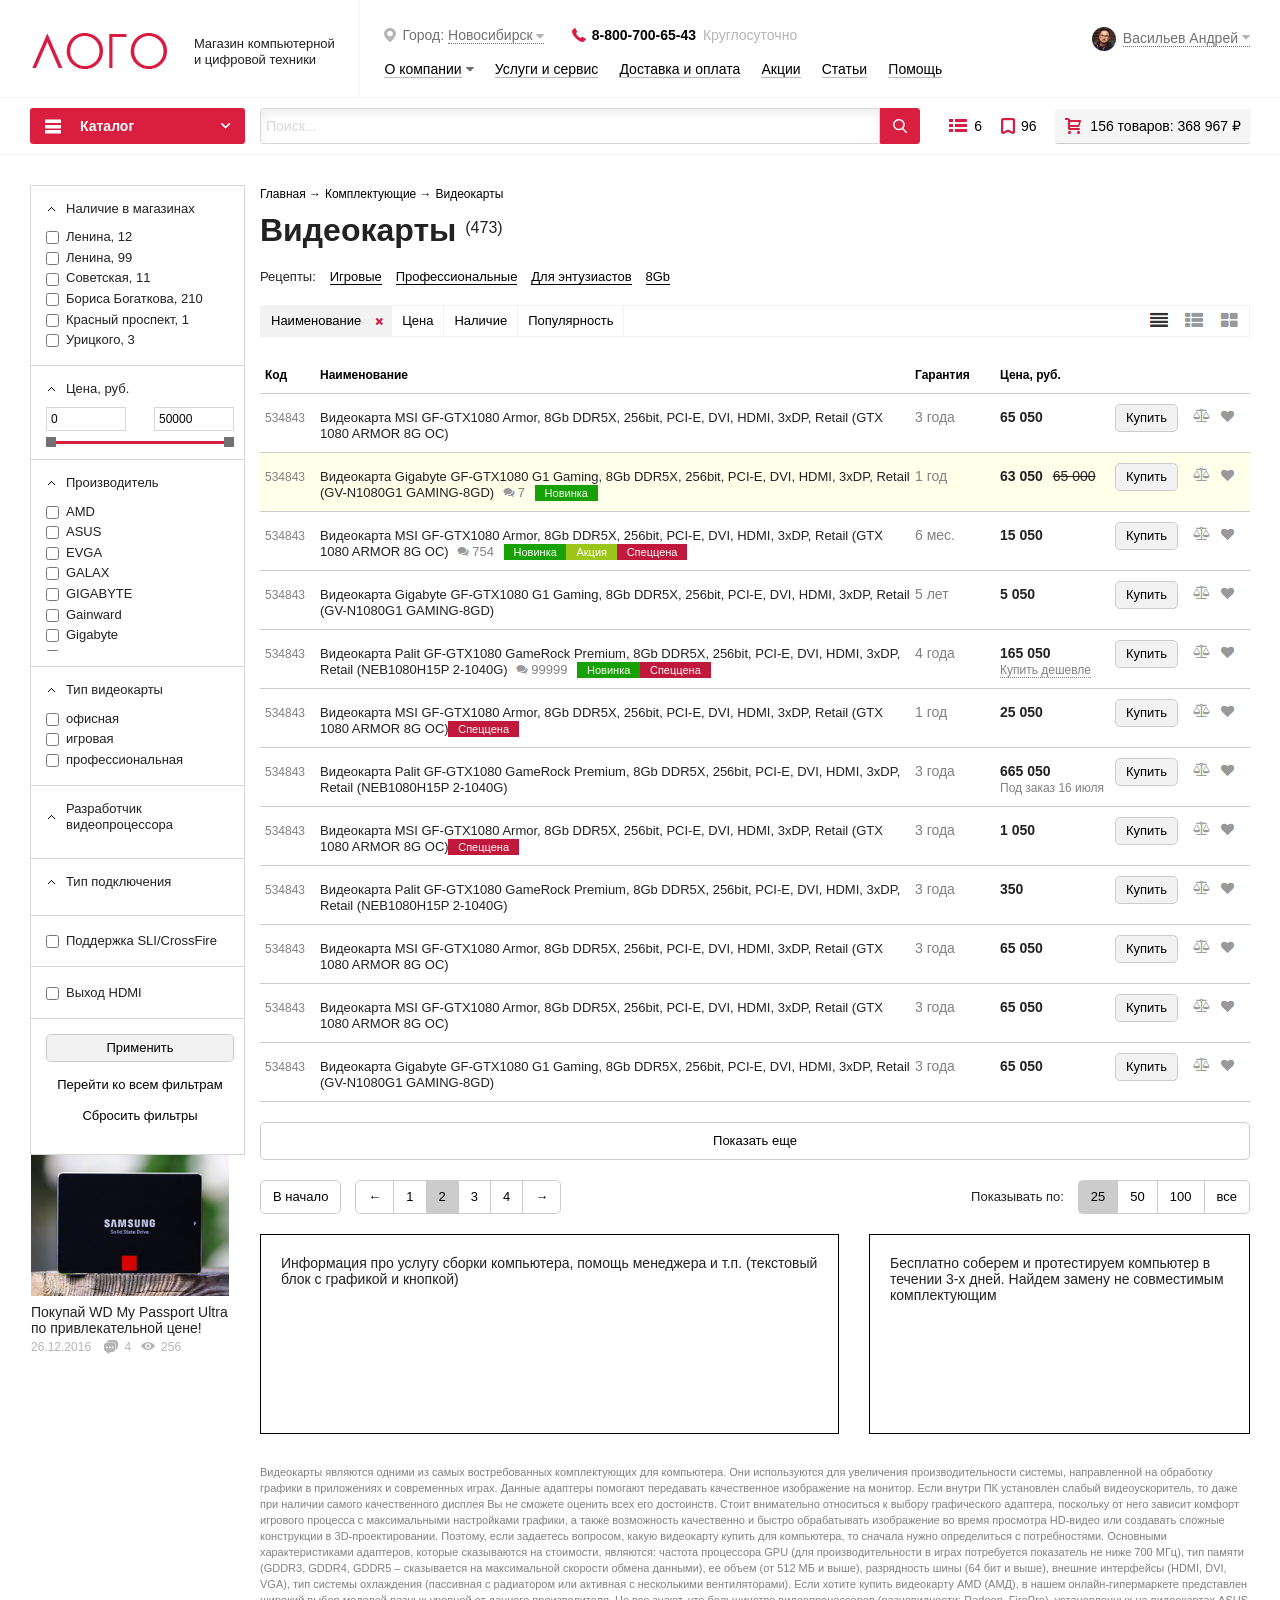
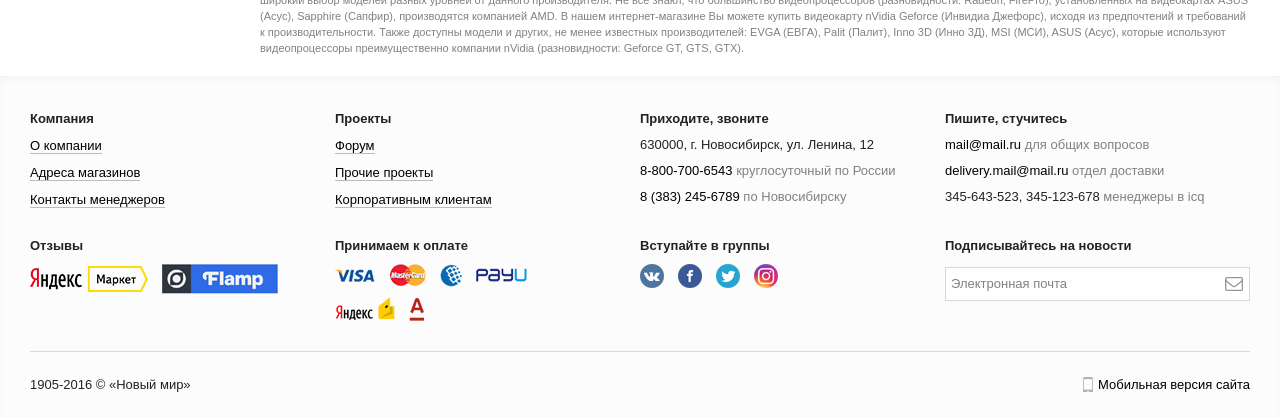
<file: subcategory.html>
<!doctype html>
<html>
<head>
    <meta charset="utf-8">
    <meta http-equiv="x-ua-compatible" content="ie=edge">

    <title>shop</title>
    <meta name="description" content="магазины компьютерной техники">
    
    <meta name="msapplication-tap-highlight" content="no">
    <meta name="msapplication-config" content="ieconfig.xml">
    
    <link rel="stylesheet" href="css/normalize.css">
    <link rel="stylesheet" href="css/style.css">

</head>


<body>
  <!--[if lt IE 9]>
      <div class="browserupgrade">
          <div>
              <p class="f">Internet Explorer версии 8.0, или еще ниже?</p>
              <p class="s">Пожалуйста, <a href="http://browsehappy.com/" target="_blank">обновите свой браузер</a>, и возвращайтесь:)</p>
          </div>
      </div>
  <![endif]-->

<div class="wrap">

    <header class="header">

        <div class="header-top row">
            
            <div class="header-logo">
                <a href="index.html"><img src="img/icons/logo.png" alt="logo" width="140" height="45"></a>
                <p>Магазин компьютерной и&nbsp;цифровой техники</p>
            </div>
            
            <div class="header-body">
               <div class="header-body__top row">
                   <div class="city-choice">
                       <span>Город: <a href="./">Новосибирск</a></span>
                       <a href="tel:88007006543">8-800-700-65-43</a>
                       <span>Круглосуточно</span>
                   </div>
                   <div class="user-login">
                       <a href="./"><img src="img/icons/avatar.png" alt=""></a>
                       <a class="user-login__name" href="./">Васильев Андрей</a>
                   </div>
               </div>
                                            
               <nav class="header-menu">
                    <ul>
                        <li class="header-menu--dropdown"><a href="./">О компании</a>
                            <ul class="header-menu__submenu">
                                <li><a href="./">Новости</a></li>
                                <li><a href="./">История&nbsp;компании</a></li>
                                <li><a href="./">Адреса&nbsp;и&nbsp;реквизиты</a></li>
                                <li><a href="./">Вакансии</a></li>
                            </ul>
                        </li>
                        <li><a href="./">Услуги и сервис</a></li>
                        <li><a href="./">Доставка и оплата</a></li>
                        <li><a href="./">Акции</a></li>
                        <li><a href="./">Статьи</a></li>
                        <li><a href="./">Помощь</a></li>
                    </ul>
               </nav>
                
            </div>

        </div>
        
        <div class="header-down header-down--bordered row">
            
            <div class="header-down__catalog header-down__catalog--dropdown">
                <p>Каталог</p>
                
                <div class="left-column__menu left-column__menu--drop hidden">
                    <ul>
                        <li class="left-column__dropdown"><a href="./">Настольные компьютеры</a></li>
                        <li class="left-column__dropdown"><a href="./">Портативные компьютеры</a></li>
                        <li class="left-column__dropdown"><a href="category.html">Комплектующие</a>
                            <div class="dropdown-menu dropdown-menu--shadow row">
                                <div class="dropdown-menu__column">
                                    <div class="dropdown-menu__item">
                                        <h2 class="dropdown-menu__item-title"><a href="">Корпуса</a></h2>
                                        <ul class="dropdown-menu__item-list">
                                            <li><a href="./">ATX</a></li>
                                            <li><a href="./">mATX</a></li>
                                            <li><a href="./">BTX</a></li>
                                            <li><a href="./">EATX</a></li>
                                            <li><a href="./">Mini-ITX</a></li>
                                        </ul>
                                    </div>
                                    <div class="dropdown-menu__item">
                                        <h2 class="dropdown-menu__item-title"><a href="">Блоки питания</a></h2>
                                        <ul class="dropdown-menu__item-list">
                                            <li><a href="./">до 500W</a></li>
                                            <li><a href="./">500-800W</a></li>
                                            <li><a href="./">800-1600W</a></li>
                                        </ul>
                                    </div>
                                    <div class="dropdown-menu__item">
                                        <h2 class="dropdown-menu__item-title"><a href="">Материнские платы</a></h2>
                                        <ul class="dropdown-menu__item-list">
                                            <li><a href="./">под процессор Intel</a></li>
                                            <li><a href="./">под процессор AMD</a></li>
                                        </ul>
                                    </div>
                                    <div class="dropdown-menu__item">
                                        <h2 class="dropdown-menu__item-title"><a href="">Процессоры</a></h2>
                                        <ul class="dropdown-menu__item-list">
                                            <li><a href="./">Intel</a></li>
                                            <li><a href="./">AMD</a></li>
                                        </ul>
                                    </div>
                                    <div class="dropdown-menu__item">
                                        <h2 class="dropdown-menu__item-title"><a href="">Кулеры и системы охлаждения</a></h2>
                                        <ul class="dropdown-menu__item-list">
                                            <li><a href="./">Для процессоров</a></li>
                                            <li><a href="./">корпусов</a></li>
                                            <li><a href="./">жестких дисков видеокарт,</a></li>
                                            <li><a href="./">чипсетов,</a></li>
                                            <li><a href="./">памяти</a></li>
                                            <li><a href="./">водяное охлаждение</a></li>
                                            <li><a href="./">аксессуары для кулеров</a></li>
                                        </ul>
                                    </div>
                                    <div class="dropdown-menu__item">
                                        <h2 class="dropdown-menu__item-title"><a href="">Оперативная память</a></h2>
                                        <ul class="dropdown-menu__item-list">
                                            <li><a href="./">DDR</a></li>
                                            <li><a href="./">DDR2</a></li>
                                            <li><a href="./">DDR3</a></li>
                                            <li><a href="./">DDR4</a></li>
                                            <li><a href="./">DIMM</a></li>
                                            <li><a href="./">SODIMM</a></li>
                                        </ul>
                                    </div>
                                </div>

                                <div class="dropdown-menu__column">
                                    <div class="dropdown-menu__item">
                                        <h2 class="dropdown-menu__item-title"><a href="subcategory.html">Видеокарты</a></h2>
                                        <ul class="dropdown-menu__item-list">
                                            <li><a href="./">NVidia PCI-E</a></li>
                                            <li><a href="./">AMD PCI-E</a></li>
                                            <li><a href="./">AMD AGP</a></li>
                                        </ul>
                                    </div>
                                    <div class="dropdown-menu__item">
                                        <h2 class="dropdown-menu__item-title"><a href="">ТВ-тюнеры, платы видеомонтажа</a></h2>
                                    </div>
                                    <div class="dropdown-menu__item">
                                        <h2 class="dropdown-menu__item-title"><a href="">Звуковые карты</a></h2>
                                    </div>
                                    <div class="dropdown-menu__item">
                                        <h2 class="dropdown-menu__item-title"><a href="">Жесткие диски</a></h2>
                                        <ul class="dropdown-menu__item-list">
                                            <li><a href="./">SATA</a></li>
                                            <li><a href="./">SSD</a></li>
                                            <li><a href="./">DOM</a></li>
                                            <li><a href="./">Для ноутбуков</a></li>
                                            <li><a href="./">Внешние</a></li>
                                        </ul>
                                    </div>
                                    <div class="dropdown-menu__item">
                                        <h2 class="dropdown-menu__item-title"><a href="">Аксессуары для жестких дисков</a></h2>
                                        <ul class="dropdown-menu__item-list">
                                            <li><a href="./">Внешние боксы</a></li>
                                            <li><a href="./">Док-станции</a></li>
                                            <li><a href="./">Крепления Мобильные шасси</a></li>
                                            <li><a href="./">Чехлы</a></li>
                                        </ul>
                                    </div>
                                    <div class="dropdown-menu__item">
                                        <h2 class="dropdown-menu__item-title"><a href="">Оптические приводы</a></h2>
                                        <ul class="dropdown-menu__item-list">
                                            <li><a href="./">Floppy</a></li>
                                            <li><a href="./">DVD-ROM</a></li>
                                            <li><a href="./">DVD-RW</a></li>
                                            <li><a href="./">Blue-Ray/HD-DVD</a></li>
                                            <li><a href="./">Чехлы</a></li>
                                        </ul>
                                    </div>
                                    <div class="dropdown-menu__item">
                                        <h2 class="dropdown-menu__item-title"><a href="">Флеш-накопители</a></h2>
                                        <ul class="dropdown-menu__item-list">
                                            <li><a href="./">USB 2.0</a></li>
                                            <li><a href="./">USB 3.0</a></li>
                                        </ul>
                                    </div>
                                </div>

                                <div class="dropdown-menu__column">
                                    <div class="dropdown-menu__item">
                                        <h2 class="dropdown-menu__item-title"><a href="">Карты памяти</a></h2>
                                        <ul class="dropdown-menu__item-list">
                                            <li><a href="./">Micro Secure Digital</a></li>
                                            <li><a href="./">Secure Digital XOD</a></li>
                                            <li><a href="./">Compact Flash</a></li>
                                            <li><a href="./">Прочие</a></li>
                                        </ul>
                                    </div>
                                    <div class="dropdown-menu__item">
                                        <h2 class="dropdown-menu__item-title"><a href="">Считыватели карт памяти</a></h2>
                                    </div>
                                    <div class="dropdown-menu__item">
                                        <h2 class="dropdown-menu__item-title"><a href="">Контроллеры</a></h2>
                                        <ul class="dropdown-menu__item-list">
                                            <li><a href="./">IDE</a></li>
                                            <li><a href="./">SATA USB</a></li>
                                            <li><a href="./">Firewire Прочие</a></li>
                                        </ul>
                                    </div>
                                    <div class="dropdown-menu__item">
                                        <h2 class="dropdown-menu__item-title"><a href="">Аксессуары</a></h2>
                                    </div>
                                    <div class="dropdown-menu__item">
                                        <h2 class="dropdown-menu__item-title"><a href="">Программное обеспечение</a></h2>
                                        <ul class="dropdown-menu__item-list">
                                            <li><a href="./">Microsoft Windows</a></li>
                                            <li><a href="./">Microsoft Office</a></li>
                                            <li><a href="./">Антивирусы</a></li>
                                        </ul>
                                    </div>
                                </div>
                            </div>
                        </li>
                        <li class="left-column__dropdown"><a href="./">Серверное оборудование</a></li>
                        <li class="left-column__dropdown"><a href="./">Сетевое оборудование</a></li>
                        <li class="left-column__dropdown"><a href="./">Периферия</a></li>
                        <li class="left-column__dropdown"><a href="./">Расходные материалы</a></li>
                        <li class="left-column__dropdown"><a href="./">Фото, видео, аудио</a></li>
                        <li class="left-column__dropdown"><a href="./">Телефония</a></li>
                        <li class="left-column__dropdown"><a href="./">Автоэлектроника</a></li>
                        <li class="left-column__dropdown"><a href="./">Гаджеты и сувениры</a></li>
                        <li class="left-column__dropdown"><a href="./">Уцененные товары</a></li>
                        <li class="left-column__dropdown"><a href="./">Распродажа</a></li>
                        <li class="left-column__onelist"><a href="./"><span>Каталог одним списком</span></a></li>
                        <li class="left-column__pricelist"><a href="progress.html"><span>Скачать прайс-лист</span></a></li>
                    </ul>
                </div>
                
            </div>

            <div class="header-down__basket-block">
                <ul>
                    <li><a class="header-down__compare" href="./">6</a></li>
                    <li><a class="header-down__like" href="./">96</a></li>
                    <li><a class="header-down__basket" href="./">156 товаров: 368 967 &#8381;</a></li>
                </ul>
            </div>

            <div class="header-down__search">
                <div class="header-down__wrap">
                    <span><input type="text" value="Поиск..."></span>
                    <span></span>
                </div>
            </div>

        </div>
              

        <div class="header-fix hidden">
            <div class="header-fix__inner row">
                                
                <div class="header-down__catalog header-down__catalog--dropdown">
                    <p>Каталог</p>
                    
                    <div class="left-column__menu left-column__menu--drop hidden">
                        <ul>
                            <li class="left-column__dropdown"><a href="./">Настольные компьютеры</a></li>
                            <li class="left-column__dropdown"><a href="./">Портативные компьютеры</a></li>
                            <li class="left-column__dropdown"><a href="category.html">Комплектующие</a>
                                <div class="dropdown-menu dropdown-menu--shadow row">
                                    <div class="dropdown-menu__column">
                                        <div class="dropdown-menu__item">
                                            <h2 class="dropdown-menu__item-title"><a href="">Корпуса</a></h2>
                                            <ul class="dropdown-menu__item-list">
                                                <li><a href="./">ATX</a></li>
                                                <li><a href="./">mATX</a></li>
                                                <li><a href="./">BTX</a></li>
                                                <li><a href="./">EATX</a></li>
                                                <li><a href="./">Mini-ITX</a></li>
                                            </ul>
                                        </div>
                                        <div class="dropdown-menu__item">
                                            <h2 class="dropdown-menu__item-title"><a href="">Блоки питания</a></h2>
                                            <ul class="dropdown-menu__item-list">
                                                <li><a href="./">до 500W</a></li>
                                                <li><a href="./">500-800W</a></li>
                                                <li><a href="./">800-1600W</a></li>
                                            </ul>
                                        </div>
                                        <div class="dropdown-menu__item">
                                            <h2 class="dropdown-menu__item-title"><a href="">Материнские платы</a></h2>
                                            <ul class="dropdown-menu__item-list">
                                                <li><a href="./">под процессор Intel</a></li>
                                                <li><a href="./">под процессор AMD</a></li>
                                            </ul>
                                        </div>
                                        <div class="dropdown-menu__item">
                                            <h2 class="dropdown-menu__item-title"><a href="">Процессоры</a></h2>
                                            <ul class="dropdown-menu__item-list">
                                                <li><a href="./">Intel</a></li>
                                                <li><a href="./">AMD</a></li>
                                            </ul>
                                        </div>
                                        <div class="dropdown-menu__item">
                                            <h2 class="dropdown-menu__item-title"><a href="">Кулеры и системы охлаждения</a></h2>
                                            <ul class="dropdown-menu__item-list">
                                                <li><a href="./">Для процессоров</a></li>
                                                <li><a href="./">корпусов</a></li>
                                                <li><a href="./">жестких дисков видеокарт,</a></li>
                                                <li><a href="./">чипсетов,</a></li>
                                                <li><a href="./">памяти</a></li>
                                                <li><a href="./">водяное охлаждение</a></li>
                                                <li><a href="./">аксессуары для кулеров</a></li>
                                            </ul>
                                        </div>
                                        <div class="dropdown-menu__item">
                                            <h2 class="dropdown-menu__item-title"><a href="">Оперативная память</a></h2>
                                            <ul class="dropdown-menu__item-list">
                                                <li><a href="./">DDR</a></li>
                                                <li><a href="./">DDR2</a></li>
                                                <li><a href="./">DDR3</a></li>
                                                <li><a href="./">DDR4</a></li>
                                                <li><a href="./">DIMM</a></li>
                                                <li><a href="./">SODIMM</a></li>
                                            </ul>
                                        </div>
                                    </div>

                                    <div class="dropdown-menu__column">
                                        <div class="dropdown-menu__item">
                                            <h2 class="dropdown-menu__item-title"><a href="subcategory.html">Видеокарты</a></h2>
                                            <ul class="dropdown-menu__item-list">
                                                <li><a href="./">NVidia PCI-E</a></li>
                                                <li><a href="./">AMD PCI-E</a></li>
                                                <li><a href="./">AMD AGP</a></li>
                                            </ul>
                                        </div>
                                        <div class="dropdown-menu__item">
                                            <h2 class="dropdown-menu__item-title"><a href="">ТВ-тюнеры, платы видеомонтажа</a></h2>
                                        </div>
                                        <div class="dropdown-menu__item">
                                            <h2 class="dropdown-menu__item-title"><a href="">Звуковые карты</a></h2>
                                        </div>
                                        <div class="dropdown-menu__item">
                                            <h2 class="dropdown-menu__item-title"><a href="">Жесткие диски</a></h2>
                                            <ul class="dropdown-menu__item-list">
                                                <li><a href="./">SATA</a></li>
                                                <li><a href="./">SSD</a></li>
                                                <li><a href="./">DOM</a></li>
                                                <li><a href="./">Для ноутбуков</a></li>
                                                <li><a href="./">Внешние</a></li>
                                            </ul>
                                        </div>
                                        <div class="dropdown-menu__item">
                                            <h2 class="dropdown-menu__item-title"><a href="">Аксессуары для жестких дисков</a></h2>
                                            <ul class="dropdown-menu__item-list">
                                                <li><a href="./">Внешние боксы</a></li>
                                                <li><a href="./">Док-станции</a></li>
                                                <li><a href="./">Крепления Мобильные шасси</a></li>
                                                <li><a href="./">Чехлы</a></li>
                                            </ul>
                                        </div>
                                        <div class="dropdown-menu__item">
                                            <h2 class="dropdown-menu__item-title"><a href="">Оптические приводы</a></h2>
                                            <ul class="dropdown-menu__item-list">
                                                <li><a href="./">Floppy</a></li>
                                                <li><a href="./">DVD-ROM</a></li>
                                                <li><a href="./">DVD-RW</a></li>
                                                <li><a href="./">Blue-Ray/HD-DVD</a></li>
                                                <li><a href="./">Чехлы</a></li>
                                            </ul>
                                        </div>
                                        <div class="dropdown-menu__item">
                                            <h2 class="dropdown-menu__item-title"><a href="">Флеш-накопители</a></h2>
                                            <ul class="dropdown-menu__item-list">
                                                <li><a href="./">USB 2.0</a></li>
                                                <li><a href="./">USB 3.0</a></li>
                                            </ul>
                                        </div>
                                    </div>

                                    <div class="dropdown-menu__column">
                                        <div class="dropdown-menu__item">
                                            <h2 class="dropdown-menu__item-title"><a href="">Карты памяти</a></h2>
                                            <ul class="dropdown-menu__item-list">
                                                <li><a href="./">Micro Secure Digital</a></li>
                                                <li><a href="./">Secure Digital XOD</a></li>
                                                <li><a href="./">Compact Flash</a></li>
                                                <li><a href="./">Прочие</a></li>
                                            </ul>
                                        </div>
                                        <div class="dropdown-menu__item">
                                            <h2 class="dropdown-menu__item-title"><a href="">Считыватели карт памяти</a></h2>
                                        </div>
                                        <div class="dropdown-menu__item">
                                            <h2 class="dropdown-menu__item-title"><a href="">Контроллеры</a></h2>
                                            <ul class="dropdown-menu__item-list">
                                                <li><a href="./">IDE</a></li>
                                                <li><a href="./">SATA USB</a></li>
                                                <li><a href="./">Firewire Прочие</a></li>
                                            </ul>
                                        </div>
                                        <div class="dropdown-menu__item">
                                            <h2 class="dropdown-menu__item-title"><a href="">Аксессуары</a></h2>
                                        </div>
                                        <div class="dropdown-menu__item">
                                            <h2 class="dropdown-menu__item-title"><a href="">Программное обеспечение</a></h2>
                                            <ul class="dropdown-menu__item-list">
                                                <li><a href="./">Microsoft Windows</a></li>
                                                <li><a href="./">Microsoft Office</a></li>
                                                <li><a href="./">Антивирусы</a></li>
                                            </ul>
                                        </div>
                                    </div>
                                </div>
                            </li>
                            <li class="left-column__dropdown"><a href="./">Серверное оборудование</a></li>
                            <li class="left-column__dropdown"><a href="./">Сетевое оборудование</a></li>
                            <li class="left-column__dropdown"><a href="./">Периферия</a></li>
                            <li class="left-column__dropdown"><a href="./">Расходные материалы</a></li>
                            <li class="left-column__dropdown"><a href="./">Фото, видео, аудио</a></li>
                            <li class="left-column__dropdown"><a href="./">Телефония</a></li>
                            <li class="left-column__dropdown"><a href="./">Автоэлектроника</a></li>
                            <li class="left-column__dropdown"><a href="./">Гаджеты и сувениры</a></li>
                            <li class="left-column__dropdown"><a href="./">Уцененные товары</a></li>
                            <li class="left-column__dropdown"><a href="./">Распродажа</a></li>
                            <li class="left-column__onelist"><a href="./"><span>Каталог одним списком</span></a></li>
                            <li class="left-column__pricelist"><a href="progress.html"><span>Скачать прайс-лист</span></a></li>
                        </ul>
                    </div>
                    
                </div>
                
                <div class="header-down__basket-block header-down__basket-block--fix">
                    <ul>
                        <li><a class="header-down__compare" href="./">6</a></li>
                        <li><a class="header-down__like" href="./">96</a></li>
                        <li><a class="header-down__basket" href="./">156 товаров: 368 967 &#8381;</a></li>
                    </ul>
                    
                    <div class="user-login user-login--fix">
                       <a href="./"><img src="img/icons/avatar.png" alt=""></a>
                    </div>
                </div>

                <div class="header-down__search header-down__search--fix">
                    <div class="header-down__wrap">
                        <span><input type="text" value="Поиск..."></span>
                        <span></span>
                    </div>
                </div>       
                        
                

            </div>
        </div>
        
    </header>


    <div class="main row">


        <aside class="left-column">
            
            <div class="filter">
              
               <div class="filter-block">
                   <div class="filter-block__title">
                       <p>Наличие в магазинах</p>
                   </div>
                   <div class="filter-block__list">
                       <ul>
                           <li><label><input type="checkbox">Ленина, 12</label></li>
                           <li><label><input type="checkbox">Ленина, 99</label></li>
                           <li><label><input type="checkbox">Советская, 11</label></li>
                           <li><label><input type="checkbox">Бориса Богаткова, 210</label></li>
                           <li><label><input type="checkbox">Красный проспект, 1</label></li>
                           <li><label><input type="checkbox">Урицкого, 3</label></li>
                       </ul>
                   </div>
               </div>
               
               <div class="filter-block">
                   <div class="filter-block__title">
                       <p>Цена, руб.</p>
                   </div>
                   <div class="filter-block__price">
                       <div class="price-input row">
                           <span><input type="text" class="min-price only-nbr"></span>
                           <span><input type="text" class="max-price only-nbr"></span>
                       </div>
                                                                      
                       <div class="range-controls">  
                           <div class="range-slider-price"></div>                
                       </div>
                   </div>
               </div>
               
               <div class="filter-block">
                   <div class="filter-block__title">
                       <p>Производитель</p>
                   </div>
                   <div class="filter-block__list filter-block__list--scroll">
                       <ul>
                           <li><label><input type="checkbox">AMD</label></li>
                           <li><label><input type="checkbox">ASUS</label></li>
                           <li><label><input type="checkbox">EVGA</label></li>
                           <li><label><input type="checkbox">GALAX</label></li>
                           <li><label><input type="checkbox">GIGABYTE</label></li>
                           <li><label><input type="checkbox">Gainward</label></li>
                           <li><label><input type="checkbox">Gigabyte</label></li>
                           <li><label><input type="checkbox">HIS</label></li>
                           <li><label><input type="checkbox">HP</label></li>
                           <li><label><input type="checkbox">Inno3D</label></li>
                           <li><label><input type="checkbox">KFA2</label></li>
                           <li><label><input type="checkbox">MATROX</label></li>
                           <li><label><input type="checkbox">MSI</label></li>
                           <li><label><input type="checkbox">Matrox</label></li>
                           <li><label><input type="checkbox">PNY</label></li>
                           <li><label><input type="checkbox">Palit</label></li>
                           <li><label><input type="checkbox">Point of View</label></li>
                           <li><label><input type="checkbox">PowerColor</label></li>
                           <li><label><input type="checkbox">Sapphire</label></li>
                           <li><label><input type="checkbox">ZOTAC</label></li>
                       </ul>
                   </div>
               </div>
               
               <div class="filter-block">
                   <div class="filter-block__title">
                       <p>Тип видеокарты</p>
                   </div>
                   <div class="filter-block__list">
                       <ul>
                           <li><label><input type="checkbox">офисная</label></li>
                           <li><label><input type="checkbox">игровая</label></li>
                           <li><label><input type="checkbox">профессиональная</label></li>
                       </ul>
                   </div>
               </div>
               
               <div class="filter-block">
                   <div class="filter-block__title">
                       <p>Разработчик видеопроцессора</p>
                   </div>
               </div>
               
               <div class="filter-block">
                   <div class="filter-block__title">
                       <p>Тип подключения</p>
                   </div>
               </div>
               
               <div class="filter-block">
                   <div class="filter-block__list">
                       <ul>
                           <li><label><input type="checkbox">Поддержка SLI/CrossFire</label></li>
                       </ul>
                   </div>
               </div>
               
               <div class="filter-block">
                   <div class="filter-block__list">
                       <ul>
                           <li><label><input type="checkbox">Выход HDMI</label></li>
                       </ul>
                   </div>
               </div>
               
               <div class="filter-block">
                   <div class="filter-block__btns">
                       <a class="btn-colored" href="./">Применить</a>
                       <a href="./">Перейти ко всем фильтрам</a>
                       <a href="./">Сбросить фильтры</a>
                   </div>
               </div>
               
            </div>
            
            
             <div class="content-block content-block--static content-block--once">
                 <div class="content-block__wrap">
                     <img src="./img/maket/news9.png" alt="">
                     <p class="content-block__title content-block__title--once">Покупай WD My Passport Ultra по привлекательной цене!</p>
                     <p class="content-block__date">26.12.2016 <span>4</span><span>256</span></p>
                 </div>
             </div>
             
        </aside>
   



        <div class="subcategory">
            <div class="breadcrumbs">
                <ul>
                    <li><a href="./">Главная &rarr; </a></li>
                    <li><a href="./">Комплектующие &rarr; </a></li>
                    <li><a href="./">Видеокарты</a></li>
                </ul>
            </div>
            
            <h1 class="subcategory__title">Видеокарты&nbsp;<sup>(473)</sup></h1>
            
            <div class="subcategory__recipes">
                <ul>
                    <li>Рецепты:</li>
                    <li><a href="./">Игровые</a></li>
                    <li><a href="./">Профессиональные</a></li>
                    <li><a href="./">Для энтузиастов</a></li>
                    <li><a href="./">8Gb</a></li>
                </ul>
            </div>
            
            <div class="subcategory-sort row">
                <ul class="subcategory-sort__cat">
                    <li><a class="active" href="./">Наименование</a></li>
                    <li><a href="./">Цена</a></li>
                    <li><a href="./">Наличие</a></li>
                    <li><a href="./">Популярность</a></li>
                </ul>
                <div class="subcategory-sort__views">
                    <a class="subcategory-sort__views--line" href="./"></a>
                    <a class="subcategory-sort__views--table" href="./"></a>
                    <a class="subcategory-sort__views--tile" href="./"></a>
                </div>
            </div>
            
            <div class="subcategory-main">
               
                <div class="subcategory-table subcategory-table--list">
                    
                    <div class="subcategory-table__header">
                        <p class="subcategory-table__code">Код</p>
                        <p class="subcategory-table__name">Наименование</p>
                        <p class="subcategory-table__warranty">Гарантия</p>
                        <p class="subcategory-table__price">Цена, руб.</p>
                    </div>
                    
                    
                    
                    <div class="subcategory-table__line">
                        <p class="subcategory-table__code">534843</p>
                        <p class="subcategory-table__name">Видеокарта MSI GF-GTX1080 Armor, 8Gb DDR5X, 256bit, PCI-E, DVI, HDMI, 3xDP, Retail (GTX 1080 ARMOR 8G OC)</p>
                        <p class="subcategory-table__warranty">3 года</p>
                        <p class="subcategory-table__price">65 050</p>
                        <p class="subcategory-table__buy"><a href="./">Купить</a></p>
                        <p class="subcategory-table__compare"><a href="./"></a></p>
                        <p class="subcategory-table__like"><a href="./"></a></p>
                    </div>
                    
                    <div class="subcategory-table__line marked">
                        <p class="subcategory-table__code">534843</p>
                        <p class="subcategory-table__name">Видеокарта Gigabyte GF-GTX1080 G1 Gaming, 8Gb DDR5X, 256bit, PCI-E, DVI, HDMI, 3xDP, Retail (GV-N1080G1 GAMING-8GD)
                            <span class="comment">7</span>
                            <span class="new">Новинка</span>
                        </p>
                        <p class="subcategory-table__warranty">1 год</p>
                        <p class="subcategory-table__price">63 050<span class="old-price">65 000</span></p>
                        <p class="subcategory-table__buy"><a href="./">Купить</a></p>
                        <p class="subcategory-table__compare"><a href="./"></a></p>
                        <p class="subcategory-table__like"><a href="./"></a></p>
                    </div>
                    
                    <div class="subcategory-table__line">
                        <p class="subcategory-table__code">534843</p>
                        <p class="subcategory-table__name">Видеокарта MSI GF-GTX1080 Armor, 8Gb DDR5X, 256bit, PCI-E, DVI, HDMI, 3xDP, Retail (GTX 1080 ARMOR 8G OC)
                            <span class="comment">754</span>
                            <span class="new">Новинка</span>
                            <span class="action">Акция</span>
                            <span class="spec">Спеццена</span>
                        </p>
                        <p class="subcategory-table__warranty">6 мес.</p>
                        <p class="subcategory-table__price">15 050</p>
                        <p class="subcategory-table__buy"><a href="./">Купить</a></p>
                        <p class="subcategory-table__compare"><a href="./"></a></p>
                        <p class="subcategory-table__like"><a href="./"></a></p>
                    </div>
                    
                    <div class="subcategory-table__line">
                        <p class="subcategory-table__code">534843</p>
                        <p class="subcategory-table__name">Видеокарта Gigabyte GF-GTX1080 G1 Gaming, 8Gb DDR5X, 256bit, PCI-E, DVI, HDMI, 3xDP, Retail (GV-N1080G1 GAMING-8GD)</p>
                        <p class="subcategory-table__warranty">5 лет</p>
                        <p class="subcategory-table__price">5 050</p>
                        <p class="subcategory-table__buy"><a href="./">Купить</a></p>
                        <p class="subcategory-table__compare"><a href="./"></a></p>
                        <p class="subcategory-table__like"><a href="./"></a></p>
                    </div>
                    
                    <div class="subcategory-table__line">
                        <p class="subcategory-table__code">534843</p>
                        <p class="subcategory-table__name">Видеокарта Palit GF-GTX1080 GameRock Premium, 8Gb DDR5X, 256bit, PCI-E, DVI, HDMI, 3xDP, Retail (NEB1080H15P 2-1040G)
                            <span class="comment">99999</span>
                            <span class="new">Новинка</span>
                            <span class="spec">Спеццена</span>
                        </p>
                        <p class="subcategory-table__warranty">4 года</p>
                        <p class="subcategory-table__price">165 050<br><span class="cheep">Купить&nbsp;дешевле</span></p>
                        <p class="subcategory-table__buy"><a href="./">Купить</a></p>
                        <p class="subcategory-table__compare"><a href="./"></a></p>
                        <p class="subcategory-table__like"><a href="./"></a></p>
                    </div>
                    
                    <div class="subcategory-table__line">
                        <p class="subcategory-table__code">534843</p>
                        <p class="subcategory-table__name">Видеокарта MSI GF-GTX1080 Armor, 8Gb DDR5X, 256bit, PCI-E, DVI, HDMI, 3xDP, Retail (GTX 1080 ARMOR 8G OC)
                            <span class="spec">Спеццена</span>
                        </p>
                        <p class="subcategory-table__warranty">1 год</p>
                        <p class="subcategory-table__price">25 050</p>
                        <p class="subcategory-table__buy"><a href="./">Купить</a></p>
                        <p class="subcategory-table__compare"><a href="./"></a></p>
                        <p class="subcategory-table__like"><a href="./"></a></p>
                    </div>
                    
                    <div class="subcategory-table__line">
                        <p class="subcategory-table__code">534843</p>
                        <p class="subcategory-table__name">Видеокарта Palit GF-GTX1080 GameRock Premium, 8Gb DDR5X, 256bit, PCI-E, DVI, HDMI, 3xDP, Retail (NEB1080H15P 2-1040G)</p>
                        <p class="subcategory-table__warranty">3 года</p>
                        <p class="subcategory-table__price">665 050<br><span class="later">Под заказ 16 июля</span></p>
                        <p class="subcategory-table__buy"><a href="./">Купить</a></p>
                        <p class="subcategory-table__compare"><a href="./"></a></p>
                        <p class="subcategory-table__like"><a href="./"></a></p>
                    </div>
                    
                    <div class="subcategory-table__line">
                        <p class="subcategory-table__code">534843</p>
                        <p class="subcategory-table__name">Видеокарта MSI GF-GTX1080 Armor, 8Gb DDR5X, 256bit, PCI-E, DVI, HDMI, 3xDP, Retail (GTX 1080 ARMOR 8G OC)
                            <span class="spec">Спеццена</span>
                        </p>
                        <p class="subcategory-table__warranty">3 года</p>
                        <p class="subcategory-table__price">1 050</p>
                        <p class="subcategory-table__buy"><a href="./">Купить</a></p>
                        <p class="subcategory-table__compare"><a href="./"></a></p>
                        <p class="subcategory-table__like"><a href="./"></a></p>
                    </div>
                    
                    <div class="subcategory-table__line">
                        <p class="subcategory-table__code">534843</p>
                        <p class="subcategory-table__name">Видеокарта Palit GF-GTX1080 GameRock Premium, 8Gb DDR5X, 256bit, PCI-E, DVI, HDMI, 3xDP, Retail (NEB1080H15P 2-1040G)</p>
                        <p class="subcategory-table__warranty">3 года</p>
                        <p class="subcategory-table__price">350</p>
                        <p class="subcategory-table__buy"><a href="./">Купить</a></p>
                        <p class="subcategory-table__compare"><a href="./"></a></p>
                        <p class="subcategory-table__like"><a href="./"></a></p>
                    </div>
                    
                    <div class="subcategory-table__line">
                        <p class="subcategory-table__code">534843</p>
                        <p class="subcategory-table__name">Видеокарта MSI GF-GTX1080 Armor, 8Gb DDR5X, 256bit, PCI-E, DVI, HDMI, 3xDP, Retail (GTX 1080 ARMOR 8G OC)</p>
                        <p class="subcategory-table__warranty">3 года</p>
                        <p class="subcategory-table__price">65 050</p>
                        <p class="subcategory-table__buy"><a href="./">Купить</a></p>
                        <p class="subcategory-table__compare"><a href="./"></a></p>
                        <p class="subcategory-table__like"><a href="./"></a></p>
                    </div>
                    
                    <div class="subcategory-table__line">
                        <p class="subcategory-table__code">534843</p>
                        <p class="subcategory-table__name">Видеокарта MSI GF-GTX1080 Armor, 8Gb DDR5X, 256bit, PCI-E, DVI, HDMI, 3xDP, Retail (GTX 1080 ARMOR 8G OC)</p>
                        <p class="subcategory-table__warranty">3 года</p>
                        <p class="subcategory-table__price">65 050</p>
                        <p class="subcategory-table__buy"><a href="./">Купить</a></p>
                        <p class="subcategory-table__compare"><a href="./"></a></p>
                        <p class="subcategory-table__like"><a href="./"></a></p>
                    </div>
                    
                    <div class="subcategory-table__line">
                        <p class="subcategory-table__code">534843</p>
                        <p class="subcategory-table__name">Видеокарта Gigabyte GF-GTX1080 G1 Gaming, 8Gb DDR5X, 256bit, PCI-E, DVI, HDMI, 3xDP, Retail (GV-N1080G1 GAMING-8GD)</p>
                        <p class="subcategory-table__warranty">3 года</p>
                        <p class="subcategory-table__price">65 050</p>
                        <p class="subcategory-table__buy"><a href="./">Купить</a></p>
                        <p class="subcategory-table__compare"><a href="./"></a></p>
                        <p class="subcategory-table__like"><a href="./"></a></p>
                    </div>
                                        
                </div>
                
                <div class="subcategory-table subcategory-table--img-list hidden">
                    
                    <div class="subcategory-table__header">
                        <p class="subcategory-table__photo">Фото</p>
                        <p class="subcategory-table__name">Наименование + Код</p>
                        <p class="subcategory-table__price">Цена, руб.</p>
                    </div>
                    
                                        
                    <div class="subcategory-table__line marked">
                        <p class="subcategory-table__photo"><img src="img/maket/prod_table.png" alt=""></p>
                        <div class="subcategory-table__name">
                            <p class="subcategory-table__name--text">Видеокарта MSI GF-GTX1080 Armor, 8Gb DDR5X, 256bit, PCI-E, DVI, HDMI, 3xDP, Retail (GTX 1080 ARMOR 8G OC)<br>
                                <span class="new">Новинка</span>
                                <span class="action">Акция</span>
                                <span class="spec">Спеццена</span>
                            </p>
                            <p class="subcategory-table__name--stars">
                                <span class="comment comment--stars">754</span>
                                <span class="subcategory-table__name--code">Код: 534843</span>
                                <span class="subcategory-table__name--warranty">Гарантия: 3 года</span>
                            </p>
                        </div>
                        <div class="subcategory-table__price subcategory-table__price--align"><p>65 050</p></div>
                        <div class="subcategory-table__buy subcategory-table__buy--align"><a href="./">Купить</a></div>
                        <p class="subcategory-table__compare subcategory-table__compare--align"><a href="./"></a></p>
                        <p class="subcategory-table__like subcategory-table__like--align"><a href="./"></a></p>
                    </div>
                    
                    <div class="subcategory-table__line">
                        <p class="subcategory-table__photo"><img src="img/maket/prod_table.png" alt=""></p>
                        <div class="subcategory-table__name">
                            <p class="subcategory-table__name--text">Видеокарта MSI GF-GTX1080 Armor, 8Gb DDR5X, 256bit, PCI-E, DVI, HDMI, 3xDP, Retail (GTX 1080 ARMOR 8G OC)
                            </p>
                            <p class="subcategory-table__name--stars">
                                <span class="comment comment--stars">754</span>
                                <span class="subcategory-table__name--code">Код: 534843</span>
                                <span class="subcategory-table__name--warranty">Гарантия: 3 года</span>
                            </p>
                        </div>
                        <div class="subcategory-table__price subcategory-table__price--align"><p>65 050<span class="old-price">65 000</span></p></div>
                        <div class="subcategory-table__buy subcategory-table__buy--align"><a href="./">Купить</a></div>
                        <p class="subcategory-table__compare subcategory-table__compare--align"><a href="./"></a></p>
                        <p class="subcategory-table__like subcategory-table__like--align"><a href="./"></a></p>
                    </div>
                    
                    <div class="subcategory-table__line">
                        <p class="subcategory-table__photo"><img src="img/maket/prod_table.png" alt=""></p>
                        <div class="subcategory-table__name">
                            <p class="subcategory-table__name--text">Видеокарта MSI GF-GTX1080 Armor, 8Gb DDR5X, 256bit, PCI-E, DVI, HDMI, 3xDP, Retail (GTX 1080 ARMOR 8G OC)<br>
                                <span class="new">Новинка</span>
                                <span class="action">Акция</span>
                                <span class="spec">Спеццена</span>
                            </p>
                            <p class="subcategory-table__name--stars">
                                <span class="comment comment--stars">754</span>
                                <span class="subcategory-table__name--code">Код: 534843</span>
                                <span class="subcategory-table__name--warranty">Гарантия: 3 года</span>
                            </p>
                        </div>
                        <div class="subcategory-table__price subcategory-table__price--align"><p>65 050<br><span class="cheep">Купить&nbsp;дешевле</span></p></div>
                        <div class="subcategory-table__buy subcategory-table__buy--align"><a href="./">Купить</a></div>
                        <p class="subcategory-table__compare subcategory-table__compare--align"><a href="./"></a></p>
                        <p class="subcategory-table__like subcategory-table__like--align"><a href="./"></a></p>
                    </div>
                    
                    <div class="subcategory-table__line">
                        <p class="subcategory-table__photo"><img src="img/maket/prod_table.png" alt=""></p>
                        <div class="subcategory-table__name">
                            <p class="subcategory-table__name--text">Видеокарта MSI GF-GTX1080 Armor, 8Gb DDR5X, 256bit, PCI-E, DVI, HDMI, 3xDP, Retail (GTX 1080 ARMOR 8G OC)<br>
                                <span class="action">Акция</span>
                            </p>
                            <p class="subcategory-table__name--stars">
                                <span class="comment comment--stars">754</span>
                                <span class="subcategory-table__name--code">Код: 534843</span>
                                <span class="subcategory-table__name--warranty">Гарантия: 3 года</span>
                            </p>
                        </div>
                        <div class="subcategory-table__price subcategory-table__price--align"><p>65 050<br><span class="later">Под заказ 16 июля</span></p></div>
                        <div class="subcategory-table__buy subcategory-table__buy--align"><a href="./">Купить</a></div>
                        <p class="subcategory-table__compare subcategory-table__compare--align"><a href="./"></a></p>
                        <p class="subcategory-table__like subcategory-table__like--align"><a href="./"></a></p>
                    </div>
                    
                    <div class="subcategory-table__line">
                        <p class="subcategory-table__photo"><img src="img/maket/prod_table.png" alt=""></p>
                        <div class="subcategory-table__name">
                            <p class="subcategory-table__name--text">Видеокарта MSI GF-GTX1080 Armor, 8Gb DDR5X, 256bit, PCI-E, DVI, HDMI, 3xDP, Retail (GTX 1080 ARMOR 8G OC)<br>
                                <span class="new">Новинка</span>
                            </p>
                            <p class="subcategory-table__name--stars">
                                <span class="comment comment--stars">754</span>
                                <span class="subcategory-table__name--code">Код: 534843</span>
                                <span class="subcategory-table__name--warranty">Гарантия: 3 года</span>
                            </p>
                        </div>
                        <div class="subcategory-table__price subcategory-table__price--align"><p>65 050</p></div>
                        <div class="subcategory-table__buy subcategory-table__buy--align"><a href="./">Купить</a></div>
                        <p class="subcategory-table__compare subcategory-table__compare--align"><a href="./"></a></p>
                        <p class="subcategory-table__like subcategory-table__like--align"><a href="./"></a></p>
                    </div>
                    
                </div>
                
                <div class="subcategory-tile hidden">
                   
                    <div class="subcategory-tile-block">
                        <div class="subcategory-tile-block__wrap marked">
                            <img src="img/maket/product4.png" alt="">
                            <div class="subcategory-tile-block__text">
                                <p class="subcategory-tile-block__title">ASUS H97-Pro, Socket1150, iH97, 4DDRIII-1600MHz, 2PCI-Ex16, 4SATAIII RAID</p>
                                <p class="subcategory-tile-block__cat">Материнская плата</p>
                            </div>
                            <div class="subcategory-tile-block__text-ext">
                                <p class="subcategory-tile-block__stars"><a href="./"></a><span>156</span></p>
                                <p class="later later--tile">Под заказ 16 июля</p>
                                <p class="subcategory-tile-block__price">8 420 &#8381;<span class="old-price old-price--tile">10 000 &#8381;</span></p>
                                <div class="subcategory-tile-block__btns row">
                                    <div class="btn-buy">
                                        <a  href="./">Купить</a>
                                    </div>
                                    <div class="btn-compare">
                                        <a href="./"></a>
                                    </div>
                                    <div class="btn-like">
                                        <a  href="./"></a>
                                    </div>
                                </div>
                            </div>

                            <div class="flag flag--new flag--1">
                                <p>Новинка</p>
                            </div>

                            <div class="flag flag--action flag--2">
                                <p>Акция</p>
                            </div>

                            <div class="flag flag--spec flag--3">
                                <p>Спеццена</p>
                            </div>

                        </div>
                    </div>

                    <div class="subcategory-tile-block">
                        <div class="subcategory-tile-block__wrap">
                            <img src="img/maket/product8.png" alt="">
                            <div class="subcategory-tile-block__text">
                                <p class="subcategory-tile-block__title">ASUS H97-Pro, Socket1150, iH97, 4DDRIII-1600MHz, 2PCI-Ex16, 4SATAIII RAID</p>
                                <p class="subcategory-tile-block__cat">Материнская плата</p>
                            </div>
                            <div class="subcategory-tile-block__text-ext">
                                <p class="subcategory-tile-block__stars"><a href="./"></a><span>156</span></p>
                                <p class="subcategory-tile-block__price">8 420 &#8381;<span class="cheep cheep--tile">Купить дешевле</span></p>
                                <div class="subcategory-tile-block__btns row">
                                    <div class="btn-buy">
                                        <a  href="./">Купить</a>
                                    </div>
                                    <div class="btn-compare">
                                        <a href="./"></a>
                                    </div>
                                    <div class="btn-like">
                                        <a  href="./"></a>
                                    </div>
                                </div>
                            </div>

                            <div class="flag flag--new flag--1">
                                <p>Новинка</p>
                            </div>

                            <div class="flag flag--action flag--2">
                                <p>Акция</p>
                            </div>

                            <div class="flag flag--spec flag--3">
                                <p>Спеццена</p>
                            </div>

                        </div>
                    </div>

                    <div class="subcategory-tile-block">
                        <div class="subcategory-tile-block__wrap">
                            <img src="img/maket/product3.png" alt="">
                            <div class="subcategory-tile-block__text">
                                <p class="subcategory-tile-block__title">ASUS H97-Pro, Socket1150, iH97, 4DDRIII-1600MHz, 2PCI-Ex16, 4SATAIII RAID</p>
                                <p class="subcategory-tile-block__cat">Материнская плата</p>
                            </div>
                            <div class="subcategory-tile-block__text-ext">
                                <p class="subcategory-tile-block__stars"><a href="./"></a><span>156</span></p>
                                <p class="subcategory-tile-block__price">8 420 &#8381;</p>
                                <div class="subcategory-tile-block__btns row">
                                    <div class="btn-buy">
                                        <a  href="./">Купить</a>
                                    </div>
                                    <div class="btn-compare">
                                        <a href="./"></a>
                                    </div>
                                    <div class="btn-like">
                                        <a  href="./"></a>
                                    </div>
                                </div>
                            </div>

                            <div class="flag flag--new flag--1">
                                <p>Новинка</p>
                            </div>

                            <div class="flag flag--action flag--2">
                                <p>Акция</p>
                            </div>

                        </div>
                    </div>

                    <div class="subcategory-tile-block">
                        <div class="subcategory-tile-block__wrap">
                            <img src="img/maket/product4.png" alt="">
                            <div class="subcategory-tile-block__text">
                                <p class="subcategory-tile-block__title">ASUS H97-Pro, Socket1150, iH97, 4DDRIII-1600MHz, 2PCI-Ex16, 4SATAIII RAID</p>
                                <p class="subcategory-tile-block__cat">Материнская плата</p>
                            </div>
                            <div class="subcategory-tile-block__text-ext">
                                <p class="subcategory-tile-block__stars"><a href="./"></a><span>156</span></p>
                                <p class="subcategory-tile-block__price">8 420 &#8381;</p>
                                <div class="subcategory-tile-block__btns row">
                                    <div class="btn-buy">
                                        <a  href="./">Купить</a>
                                    </div>
                                    <div class="btn-compare">
                                        <a href="./"></a>
                                    </div>
                                    <div class="btn-like">
                                        <a  href="./"></a>
                                    </div>
                                </div>
                            </div>

                            <div class="flag flag--new flag--1">
                                <p>Новинка</p>
                            </div>

                        </div>
                    </div>

                    <div class="subcategory-tile-block">
                        <div class="subcategory-tile-block__wrap">
                            <img src="img/maket/product5.png" alt="">
                            <div class="subcategory-tile-block__text">
                                <p class="subcategory-tile-block__title">ASUS H97-Pro, Socket1150, iH97, 4DDRIII-1600MHz, 2PCI-Ex16, 4SATAIII RAID</p>
                                <p class="subcategory-tile-block__cat">Материнская плата</p>
                            </div>
                            <div class="subcategory-tile-block__text-ext">
                                <p class="subcategory-tile-block__stars"><a href="./"></a><span>156</span></p>
                                <p class="subcategory-tile-block__price">8 420 &#8381;</p>
                                <div class="subcategory-tile-block__btns row">
                                    <div class="btn-buy">
                                        <a  href="./">Купить</a>
                                    </div>
                                    <div class="btn-compare">
                                        <a href="./"></a>
                                    </div>
                                    <div class="btn-like">
                                        <a  href="./"></a>
                                    </div>
                                </div>
                            </div>
                        </div>
                    </div>

                    <div class="subcategory-tile-block">
                        <div class="subcategory-tile-block__wrap">
                            <img src="img/maket/product6.png" alt="">
                            <div class="subcategory-tile-block__text">
                                <p class="subcategory-tile-block__title">ASUS H97-Pro, Socket1150, iH97, 4DDRIII-1600MHz, 2PCI-Ex16, 4SATAIII RAID</p>
                                <p class="subcategory-tile-block__cat">Материнская плата</p>
                            </div>
                            <div class="subcategory-tile-block__text-ext">
                                <p class="subcategory-tile-block__stars"><a href="./"></a><span>156</span></p>
                                <p class="subcategory-tile-block__price">8 420 &#8381;</p>
                                <div class="subcategory-tile-block__btns row">
                                    <div class="btn-buy">
                                        <a  href="./">Купить</a>
                                    </div>
                                    <div class="btn-compare">
                                        <a href="./"></a>
                                    </div>
                                    <div class="btn-like">
                                        <a  href="./"></a>
                                    </div>
                                </div>
                            </div>
                        </div>
                    </div>

                    <div class="subcategory-tile-block">
                        <div class="subcategory-tile-block__wrap">
                            <img src="img/maket/product7.png" alt="">
                            <div class="subcategory-tile-block__text">
                                <p class="subcategory-tile-block__title">ASUS H97-Pro, Socket1150, iH97, 4DDRIII-1600MHz, 2PCI-Ex16, 4SATAIII RAID</p>
                                <p class="subcategory-tile-block__cat">Материнская плата</p>
                            </div>
                            <div class="subcategory-tile-block__text-ext">
                                <p class="subcategory-tile-block__stars"><a href="./"></a><span>156</span></p>
                                <p class="subcategory-tile-block__price">8 420 &#8381;</p>
                                <div class="subcategory-tile-block__btns row">
                                    <div class="btn-buy">
                                        <a  href="./">Купить</a>
                                    </div>
                                    <div class="btn-compare">
                                        <a href="./"></a>
                                    </div>
                                    <div class="btn-like">
                                        <a  href="./"></a>
                                    </div>
                                </div>
                            </div>

                            <div class="flag flag--action flag--1">
                                <p>Акция</p>
                            </div>

                            <div class="flag flag--spec flag--2">
                                <p>Спеццена</p>
                            </div>

                        </div>
                    </div>

                    <div class="subcategory-tile-block">
                        <div class="subcategory-tile-block__wrap">
                            <img src="img/maket/product8.png" alt="">
                            <div class="subcategory-tile-block__text">
                                <p class="subcategory-tile-block__title">ASUS H97-Pro, Socket1150, iH97, 4DDRIII-1600MHz, 2PCI-Ex16, 4SATAIII RAID</p>
                                <p class="subcategory-tile-block__cat">Материнская плата</p>
                            </div>
                            <div class="subcategory-tile-block__text-ext">
                                <p class="subcategory-tile-block__stars"><a href="./"></a><span>156</span></p>
                                <p class="subcategory-tile-block__price">8 420 &#8381;</p>
                                <div class="subcategory-tile-block__btns row">
                                    <div class="btn-buy">
                                        <a  href="./">Купить</a>
                                    </div>
                                    <div class="btn-compare">
                                        <a href="./"></a>
                                    </div>
                                    <div class="btn-like">
                                        <a  href="./"></a>
                                    </div>
                                </div>
                            </div>
                        </div>
                    </div>

                    <div class="subcategory-tile-block">
                        <div class="subcategory-tile-block__wrap">
                            <img src="img/maket/product3.png" alt="">
                            <div class="subcategory-tile-block__text">
                                <p class="subcategory-tile-block__title">ASUS H97-Pro, Socket1150, iH97, 4DDRIII-1600MHz, 2PCI-Ex16, 4SATAIII RAID</p>
                                <p class="subcategory-tile-block__cat">Материнская плата</p>
                            </div>
                            <div class="subcategory-tile-block__text-ext">
                                <p class="subcategory-tile-block__stars"><a href="./"></a><span>156</span></p>
                                <p class="subcategory-tile-block__price">8 420 &#8381;</p>
                                <div class="subcategory-tile-block__btns row">
                                    <div class="btn-buy">
                                        <a  href="./">Купить</a>
                                    </div>
                                    <div class="btn-compare">
                                        <a href="./"></a>
                                    </div>
                                    <div class="btn-like">
                                        <a  href="./"></a>
                                    </div>
                                </div>
                            </div>

                            <div class="flag flag--action flag--1">
                                <p>Акция</p>
                            </div>

                        </div>
                    </div>

                    <div class="subcategory-tile-block">
                        <div class="subcategory-tile-block__wrap">
                            <img src="img/maket/product6.png" alt="">
                            <div class="subcategory-tile-block__text">
                                <p class="subcategory-tile-block__title">ASUS H97-Pro, Socket1150, iH97, 4DDRIII-1600MHz, 2PCI-Ex16, 4SATAIII RAID</p>
                                <p class="subcategory-tile-block__cat">Материнская плата</p>
                            </div>
                            <div class="subcategory-tile-block__text-ext">
                                <p class="subcategory-tile-block__stars"><a href="./"></a><span>156</span></p>
                                <p class="subcategory-tile-block__price">8 420 &#8381;</p>
                                <div class="subcategory-tile-block__btns row">
                                    <div class="btn-buy">
                                        <a  href="./">Купить</a>
                                    </div>
                                    <div class="btn-compare">
                                        <a href="./"></a>
                                    </div>
                                    <div class="btn-like">
                                        <a  href="./"></a>
                                    </div>
                                </div>
                            </div>

                            <div class="flag flag--spec flag--1">
                                <p>Спеццена</p>
                            </div>

                        </div>
                    </div>

                    <div class="subcategory-tile-block">
                        <div class="subcategory-tile-block__wrap">
                            <img src="img/maket/product3.png" alt="">
                            <div class="subcategory-tile-block__text">
                                <p class="subcategory-tile-block__title">ASUS H97-Pro, Socket1150, iH97, 4DDRIII-1600MHz, 2PCI-Ex16, 4SATAIII RAID</p>
                                <p class="subcategory-tile-block__cat">Материнская плата</p>
                            </div>
                            <div class="subcategory-tile-block__text-ext">
                                <p class="subcategory-tile-block__stars"><a href="./"></a><span>156</span></p>
                                <p class="subcategory-tile-block__price">8 420 &#8381;</p>
                                <div class="subcategory-tile-block__btns row">
                                    <div class="btn-buy">
                                        <a  href="./">Купить</a>
                                    </div>
                                    <div class="btn-compare">
                                        <a href="./"></a>
                                    </div>
                                    <div class="btn-like">
                                        <a  href="./"></a>
                                    </div>
                                </div>
                            </div>
                        </div>
                    </div>

                    <div class="subcategory-tile-block">
                        <div class="subcategory-tile-block__wrap">
                            <img src="img/maket/product4.png" alt="">
                            <div class="subcategory-tile-block__text">
                                <p class="subcategory-tile-block__title">ASUS H97-Pro, Socket1150, iH97, 4DDRIII-1600MHz, 2PCI-Ex16, 4SATAIII RAID</p>
                                <p class="subcategory-tile-block__cat">Материнская плата</p>
                            </div>
                            <div class="subcategory-tile-block__text-ext">
                                <p class="subcategory-tile-block__stars"><a href="./"></a><span>156</span></p>
                                <p class="subcategory-tile-block__price">8 420 &#8381;</p>
                                <div class="subcategory-tile-block__btns row">
                                    <div class="btn-buy">
                                        <a  href="./">Купить</a>
                                    </div>
                                    <div class="btn-compare">
                                        <a href="./"></a>
                                    </div>
                                    <div class="btn-like">
                                        <a  href="./"></a>
                                    </div>
                                </div>
                            </div>

                            <div class="flag flag--new flag--1">
                                <p>Новинка</p>
                            </div>

                            <div class="flag flag--action flag--2">
                                <p>Акция</p>
                            </div>

                            <div class="flag flag--spec flag--3">
                                <p>Спеццена</p>
                            </div>

                        </div>
                    </div>

                    <div class="subcategory-tile-block">
                        <div class="subcategory-tile-block__wrap">
                            <img src="img/maket/product5.png" alt="">
                            <div class="subcategory-tile-block__text">
                                <p class="subcategory-tile-block__title">ASUS H97-Pro, Socket1150, iH97, 4DDRIII-1600MHz, 2PCI-Ex16, 4SATAIII RAID</p>
                                <p class="subcategory-tile-block__cat">Материнская плата</p>
                            </div>
                            <div class="subcategory-tile-block__text-ext">
                                <p class="subcategory-tile-block__stars"><a href="./"></a><span>156</span></p>
                                <p class="subcategory-tile-block__price">8 420 &#8381;</p>
                                <div class="subcategory-tile-block__btns row">
                                    <div class="btn-buy">
                                        <a  href="./">Купить</a>
                                    </div>
                                    <div class="btn-compare">
                                        <a href="./"></a>
                                    </div>
                                    <div class="btn-like">
                                        <a  href="./"></a>
                                    </div>
                                </div>
                            </div>
                        </div>
                    </div>

                    <div class="subcategory-tile-block">
                        <div class="subcategory-tile-block__wrap">
                            <img src="img/maket/product6.png" alt="">
                            <div class="subcategory-tile-block__text">
                                <p class="subcategory-tile-block__title">ASUS H97-Pro, Socket1150, iH97, 4DDRIII-1600MHz, 2PCI-Ex16, 4SATAIII RAID</p>
                                <p class="subcategory-tile-block__cat">Материнская плата</p>
                            </div>
                            <div class="subcategory-tile-block__text-ext">
                                <p class="subcategory-tile-block__stars"><a href="./"></a><span>156</span></p>
                                <p class="subcategory-tile-block__price">8 420 &#8381;</p>
                                <div class="subcategory-tile-block__btns row">
                                    <div class="btn-buy">
                                        <a  href="./">Купить</a>
                                    </div>
                                    <div class="btn-compare">
                                        <a href="./"></a>
                                    </div>
                                    <div class="btn-like">
                                        <a  href="./"></a>
                                    </div>
                                </div>
                            </div>
                        </div>
                    </div>

                    <div class="subcategory-tile-block">
                        <div class="subcategory-tile-block__wrap">
                            <img src="img/maket/product7.png" alt="">
                            <div class="subcategory-tile-block__text">
                                <p class="subcategory-tile-block__title">ASUS H97-Pro, Socket1150, iH97, 4DDRIII-1600MHz, 2PCI-Ex16, 4SATAIII RAID</p>
                                <p class="subcategory-tile-block__cat">Материнская плата</p>
                            </div>
                            <div class="subcategory-tile-block__text-ext">
                                <p class="subcategory-tile-block__stars"><a href="./"></a><span>156</span></p>
                                <p class="subcategory-tile-block__price">8 420 &#8381;</p>
                                <div class="subcategory-tile-block__btns row">
                                    <div class="btn-buy">
                                        <a  href="./">Купить</a>
                                    </div>
                                    <div class="btn-compare">
                                        <a href="./"></a>
                                    </div>
                                    <div class="btn-like">
                                        <a  href="./"></a>
                                    </div>
                                </div>
                            </div>
                        </div>
                    </div>
                                
                </div>
               
            </div>
            
            <div class="subcategory-footer">
                <a class="show-more" href="./">Показать еще</a>
                <div class="paginator row">
                    <div class="paginator__pages">
                        <a class="paginator__begin" href="./">В начало</a>
                        <ul>
                            <li><a href="./">&larr;</a></li>
                            <li><a href="./">1</a></li>
                            <li class="active"><a href="./">2</a></li>
                            <li><a href="./">3</a></li>
                            <li><a href="./">4</a></li>
                            <li><a href="./">&rarr;</a></li>
                        </ul>
                    </div>
                    <div class="paginator__size">
                        <span>Показывать по:</span>
                        <ul>
                            <li class="active"><a href="./">25</a></li>
                            <li><a href="./">50</a></li>
                            <li><a href="./">100</a></li>
                            <li><a href="./">все</a></li>
                        </ul>
                    </div>
                </div>
            </div>
            
            <div class="need-help row">
                <div class="need-help__left">
                    <div class="need-help__inner">
                        <p>Информация про услугу сборки компьютера, помощь менеджера и т.п. (текстовый блок с графикой и кнопкой)</p>
                    </div>
                </div>
                <div class="need-help__right">
                    <div class="need-help__inner">
                        <p>Бесплатно соберем и протестируем компьютер в течении 3-х дней. Найдем замену не совместимым комплектующим</p>
                    </div>
                </div>
            </div>
            
            <div class="description">
                <p>
                    Видеокарты являются одними из самых востребованных комплектующих для компьютера. Они используются для увеличения производительности системы, направленной на обработку графики в приложениях и современных играх. Данные адаптеры помогают передавать качественное изображение на монитор. Если внутри ПК установлен слабый видеоускоритель, то даже при наличии самого качественного дисплея Вы не сможете оценить всех его достоинств. Стоит внимательно относиться к выбору графического адаптера, поскольку от него зависит комфорт игрового процесса с максимальными настройками графики, а также возможность качественно и быстро обрабатывать изображение во время просмотра HD-видео или создавать сложные конструкции в 3D-проектировании. Поэтому, если задаетесь вопросом, какую видеокарту купить для компьютера, то сначала нужно определиться с потребностями. Основными характеристиками адаптеров, которые сказываются на стоимости, являются: частота процессора GPU (для производительности в играх потребуется показатель не ниже 700 МГц), тип памяти (GDDR3, GDDR4, GDDR5 – сказывается на максимальной скорости обмена данными), ее объем (от 512 МБ и выше), разрядность шины (64 бит и выше), внешние интерфейсы (HDMI, DVI, VGA), тип системы охлаждения (пассивная с радиатором или активная с несколькими вентиляторами). Если хотите купить видеокарту AMD (АМД), в нашем онлайн-гипермаркете представлен широкий выбор моделей разных уровней от данного производителя. Не все знают, что большинство видеопроцессоров (разновидности: Radeon, FirePro), установленных на видеокартах ASUS (Асус), Sapphire (Сапфир), производятся компанией AMD. В нашем интернет-магазине Вы можете купить видеокарту nVidia Geforce (Инвидиа Джефорс), исходя из предпочтений и требований к производительности. Также доступны модели и других, не менее известных производителей: EVGA (ЕВГА), Palit (Палит), Inno 3D (Инно 3Д), MSI (МСИ), ASUS (Асус), которые используют видеопроцессоры преимущественно компании nVidia (разновидности: Geforce GT, GTS, GTX).
                </p>
            </div>
        
        
        
        </div>
    </div>
 

    <footer class="footer">

        <div class="footer-top row">

            <div class="footer-top__group row">
                
                <div class="footer-top__block footer-top__block--links">
                    <h3 class="footer__title">Компания</h3>
                    <p><a href="./">О компании</a></p>
                    <p><a href="./">Адреса магазинов</a></p>
                    <p><a href="./">Контакты менеджеров</a></p>
                </div>
                
                <div class="footer-top__block footer-top__block--links">
                    <h3 class="footer__title">Проекты</h3>
                    <p><a href="./">Форум</a></p>
                    <p><a href="./">Прочие проекты</a></p>
                    <p><a href="./">Корпоративным клиентам</a></p>
                    
                </div>
            </div>

            <div class="footer-top__group row">
                
                <div class="footer-top__block footer-top__block--phone">
                    <h3 class="footer__title">Приходите, звоните</h3>
                    <p>630000, г.&nbsp;Новосибирск, ул.&nbsp;Ленина,&nbsp;12</p>
                    <h4><a href="tel:88007006543">8-800-700-6543</a><span> круглосуточный по России</span></h4>
                    <h4><a href="tel:83832456789">8&nbsp;(383)&nbsp;245-6789</a><span> по Новосибирску</span></h4>
                </div>
                <div class="footer-top__block footer-top__block--mail">
                    <h3 class="footer__title">Пишите, стучитесь</h3>
                    <h4><a href="mailto:mail@mail.ru">mail@mail.ru</a><span> для общих вопросов</span></h4>
                    <h4><a href="mailto:delivery.mail@mail.ru">delivery.mail@mail.ru</a><span> отдел доставки</span></h4>
                    <h4>345-643-523, 345-123-678<span> менеджеры в icq</span></h4>
                </div>
            </div>

        </div>
        
        <div class="footer-middle row">
           <div class="footer-middle__block">
               <h3 class="footer__title">Отзывы</h3>
               <a href="./"><img src="img/icons/yandex-market.png" alt=""></a>
               <a href="./"><img src="img/icons/icn_flamp.png" alt=""></a>
           </div>
           <div class="footer-middle__block footer-middle__block--pay">
               <h3 class="footer__title">Принимаем к оплате</h3>
               <img src="img/icons/icn_visa.png" alt="">
               <img src="img/icons/icn_master.png" alt="">
               <img src="img/icons/icn_wm.png" alt="">
               <img src="img/icons/icn_payu.png" alt="">
               <img src="img/icons/icn_yndx.png" alt="">
               <img src="img/icons/icn_alfa.png" alt="">
           </div>
           <div class="footer-middle__block">
               <h3 class="footer__title">Вступайте в группы</h3>
               <a href="./"><img src="img/icons/icn_vk.png" alt=""></a>
               <a href="./"><img src="img/icons/icn_fb.png" alt=""></a>
               <a href="./"><img src="img/icons/icn_twi.png" alt=""></a>
               <a href="./"><img src="img/icons/icn_inst.png" alt=""></a>
           </div>
           <div class="footer-middle__block">
               <h3 class="footer__title">Подписывайтесь на новости</h3>
               <p class="footer__search">
                   <span><input type="text" value="Электронная почта"></span>
                   <span></span>
               </p>
           </div>
           
        </div>


        <div class="footer-bottom row">
            <div class="footer-bottom__left">
                <p>1905-2016 © «Новый мир»</p>
                
            </div>
            <div class="footer-bottom__right">
                <p><a href="./">Мобильная версия сайта</a></p>
            </div>
        </div>

    </footer>


</div>
    
 <!-- ==modal_windows=============================================================================== -->    
            
<div class="modal-back hidden">
    <div class="modal-window">
        <span class="modal-window__close" href="./"></span>
                
        <div class="modal-window__city hidden">
            <h2>Выберите ближайший к вам город</h2>
            <div class="modal-window__row row">
                <div class="modal-window__column modal-window__column--50">
                    <ul>
                        <li><a href="./">Новосибирск</a></li>
                        <li><a href="./">Бердск</a></li>
                        <li><a href="./">Барнаул</a></li>
                        <li><a href="./">Бийск</a></li>
                        <li><a href="./">Москва</a></li>
                        <li><a href="./">Екатеринбург</a></li>
                        <li><a href="./">Иркутск</a></li>
                        <li><a href="./">Тверь</a></li>
                    </ul>
                </div>
                <div class="modal-window__column modal-window__column--50">
                    <ul>
                        <li><a href="./">Красноярск</a></li>
                        <li><a href="./">Новокузнецк</a></li>
                        <li><a href="./">Омск</a></li>
                        <li><a href="./">Архангельск</a></li>
                        <li><a href="./">Северск</a></li>
                        <li><a href="./">Томск</a></li>
                        <li><a href="./">Тюмень</a></li>
                        <li><a href="./">Челябинск</a></li>
                    </ul>
                </div>
            </div>
        </div>
        
    </div>
</div>    

    
    <script src="js/vendor/jquery-1.12.0.min.js"></script>
    <script src="js/vendor/jquery-ui.min.js"></script>
    <script src="js/vendor/jquery-migrate-1.2.1.min.js"></script>
    <script src="js/main.js"></script>

</body>
</html>
</file>
<file: css/style.css>
/* ==========================================================================
    Base styles: opinionated defaults
   ========================================================================== */
html {
  color: #222;
  font-size: 62.5%;
  line-height: 1.4;
}
body {
  font-family: Arial, sans-serif;
  font-size: 14px;
  line-height: 16px;
}
::-moz-selection {
  background: #b3d4fc;
  text-shadow: none;
}
::selection {
  background: #b3d4fc;
  text-shadow: none;
}
hr {
  display: block;
  height: 1px;
  border: 0;
  border-top: 1px solid #ccc;
  margin: 1em 0;
  padding: 0;
}
audio,
canvas,
iframe,
img,
svg,
video {
  vertical-align: middle;
}
fieldset {
  border: 0;
  margin: 0;
  padding: 0;
}
textarea {
  resize: vertical;
}
/* ==========================================================================
   Model
   ========================================================================== */
* {
  -webkit-box-sizing: border-box;
  -moz-box-sizing: border-box;
  box-sizing: border-box;
}
*:before,
*:after {
  -webkit-box-sizing: border-box;
  -moz-box-sizing: border-box;
  box-sizing: border-box;
}
/* Allgemeines */
h1,
h2,
h3,
h4,
h5,
h6,
ul,
li,
p {
  margin: 0;
  padding: 0;
}
h1,
h2,
h3,
h4,
h5,
h6 {
  font-size: 20px;
}
p {
  font-size: 14px;
}
ul,
li {
  list-style-type: none;
}
a {
  text-decoration: none;
  color: #000;
}
/* ==========================================================================
   Browser Upgrade Prompt
   ========================================================================== */
.browserupgrade {
  margin: 0;
  padding: 0;
  width: 100%;
  height: 100%;
  position: fixed;
  z-index: 9999;
  background: url(../img/backgrounds/hover.png);
  text-align: center;
}
.browserupgrade div {
  top: 50%;
  left: 50%;
  margin: -75px 0 0 -320px;
  background: #fff;
  color: #222;
  width: 640px;
  height: 150px;
  position: absolute;
}
.browserupgrade div .f {
  padding: 10px 0;
  font-size: 20px;
}
.browserupgrade div .s {
  padding: 0;
  font-size: 18px;
}
/* ==========================================================================
    Main
   ========================================================================== */
@-ms-viewport {
  width: device-width;
}
@viewport {
  width: device-width;
}
body {
  background: #f5f5f5;
}
.wrap {
  background: #fff;
  max-width: 1410px;
  min-width: 1008px;
  margin: 0 auto;
  box-shadow: 0 0 10px #ebebeb;
}
.main {
  padding: 0 30px;
}
.header {
  position: relative;
  margin-bottom: 30px;
}
.header-top {
  border-bottom: 1px solid #f5f5f5;
  padding: 0 30px;
}
.header-logo {
  float: left;
  width: 330px;
  padding-top: 30px;
  padding-bottom: 20px;
  border-right: 1px solid #f5f5f5;
}
.header-logo p {
  position: relative;
  top: 6px;
  display: inline-block;
  font-size: 13px;
  width: 150px;
}
.header-logo a {
  display: inline-block;
  margin-right: 20px;
}
.header-body {
  margin-left: 330px;
  padding-left: 2%;
}
.header-body__top {
  margin-top: 27px;
  overflow: hidden;
  margin-bottom: 10px;
}
.city-choice {
  float: left;
  width: 70%;
}
.city-choice span:first-child {
  font-size: 14px;
  color: #717171;
  padding-left: 18px;
  margin-right: 4%;
  background: url(../img/icons/icn_city.png) left center no-repeat;
}
.city-choice span:first-child a {
  color: #717171;
  border-bottom: 1px dotted #717171;
  padding-right: 11px;
  background: url(../img/icons/icn_arr_down_grey.png) right 60% no-repeat;
}
.city-choice > a {
  font-weight: 600;
  padding-left: 20px;
  background: url(../img/icons/icn_phone.png) left center no-repeat;
  margin-right: .5%;
}
.city-choice span:last-child {
  color: #b5b5b5;
}
.user-login {
  float: right;
  width: 30%;
  text-align: right;
}
.user-login__name {
  margin-left: 1%;
  color: #717171;
  border-bottom: 1px dotted #717171;
  padding-right: 12px;
  background: url(../img/icons/icn_arr_down_grey.png) right center no-repeat;
}
.user-login--fix {
  float: none;
  display: inline-block;
  width: auto;
  padding-right: 15px;
  background: url(../img/icons/icn_arr_down_grey.png) right center no-repeat;
}
.header-menu li {
  display: inline-block;
  margin-right: 2%;
}
.header-menu li:hover .header-menu__submenu {
  display: block;
}
.header-menu li a {
  font-size: 14px;
  border-bottom: 1px solid #bcbcbc;
}
.header-menu--dropdown {
  position: relative;
  padding-right: 12px;
  background: url(../img/icons/icn_arr_down_dark_grey.png) right center no-repeat;
}
.header-menu__submenu {
  display: none;
  position: absolute;
  top: 100%;
  left: -5px;
  background: #fff;
  text-align: left;
  border: 1px solid #f5f5f5;
  z-index: 99;
}
.header-menu__submenu li {
  display: block;
  margin-right: 0;
}
.header-menu__submenu li a {
  display: block;
  padding: 5px;
  color: #000;
  border: none;
}
.header-menu__submenu li:hover a {
  background: #f2f2f2;
}
.header-down {
  position: relative;
  padding: 10px 30px;
}
.header-down__catalog {
  float: left;
  position: relative;
}
.header-down__catalog p {
  width: 215px;
  padding: 10px 15px;
  background: #d91e3f;
  color: #fff;
  font-weight: 600;
  border-top-left-radius: 3px;
  border-top-right-radius: 3px;
}
.header-down__catalog--dropdown p {
  position: relative;
  padding-left: 50px;
  border-radius: 3px;
  background: #d91e3f url(../img/icons/icn_arr_down_white.png) 190px center no-repeat;
}
.header-down__catalog--dropdown p:before {
  position: absolute;
  content: "";
  top: 30%;
  left: 15px;
  width: 16px;
  height: 15px;
  background: url(../img/icons/icn_lines_white.png);
}
.header-down__basket-block {
  float: right;
  margin-top: 10px;
}
.header-down__basket-block li {
  display: inline-block;
  margin-left: 15px;
}
.header-down__basket-block--fix {
  margin-top: 7px;
}
.header-down__basket-block--fix ul {
  display: inline-block;
  margin-right: 10px;
}
.header-down__compare {
  padding-left: 25px;
  background: url(../img/icons/icn_lines_red.png) left center no-repeat;
}
.header-down__like {
  padding-left: 20px;
  background: url(../img/icons/icn_flag.png) left center no-repeat;
}
.header-down__basket {
  padding: 9px;
  padding-left: 35px;
  background: url(../img/icons/icn_basket.png) 10px center no-repeat #f5f5f5;
  border-bottom: 1px solid #ccc;
  border-radius: 3px;
}
.header-down__search {
  margin-left: 230px;
  margin-right: 330px;
}
.header-down__search--fix {
  margin-right: 380px;
}
.header-down__search--left {
  margin-left: 0;
}
.header-down__wrap {
  display: table;
  width: 100%;
  border-collapse: separate;
  line-height: 34px;
}
.header-down__wrap input {
  width: 100%;
  outline: 0;
  padding: 0 5px;
  color: #d7d7d7;
  border: 0;
  box-shadow: inset 0 5px 10px #efefef;
}
.header-down__wrap span {
  display: table-cell;
}
.header-down__wrap span:last-child {
  width: 40px;
  border: 1px solid #d91e3f;
  background: url(../img/icons/icn_search.png) center no-repeat #d91e3f;
  border-top-right-radius: 3px;
  border-bottom-right-radius: 3px;
}
.header-down__wrap span:first-child {
  border: 1px solid #d7d7d7;
  border-top-left-radius: 3px;
  border-bottom-left-radius: 3px;
}
.header-down--bordered {
  border-bottom: 1px solid #f5f5f5;
}
.header-fix {
  position: fixed;
  top: 0;
  right: 0;
  width: 100%;
  z-index: 999;
}
.header-fix__inner {
  max-width: 1410px;
  min-width: 1008px;
  margin: 0 auto;
  background: #fff;
  padding: 10px 30px;
  border-bottom: 1px solid #f5f5f5;
  box-shadow: 0 5px 10px rgba(0, 0, 0, 0.2);
}
.header-fix__menu {
  float: left;
  width: 200px;
  text-align: center;
}
.header-fix__menu a {
  display: block;
  font-size: 18px;
  font-weight: 700;
  color: #d91e3f;
  padding: 17px 0;
  border-left: 1px solid #d7d7d7;
  border-right: 1px solid #d7d7d7;
  background: url(../img/maket/icn_lines_red.png) 20% center no-repeat, url(../img/maket/icn_arrow_down.png) 80% 55% no-repeat;
}
.header-fix__wrap {
  padding-top: 10px;
  padding-bottom: 10px;
}
.header-fix__user {
  float: right;
  margin-left: 10px;
  margin-top: 3px;
}
.header-fix__user img {
  width: 25px;
  height: 25px;
  border-radius: 50%;
  margin-right: 5px;
}
.header-fix__user a {
  font-size: 14px;
}
.header-fix__user-block {
  float: right;
  width: 250px;
  text-align: right;
  margin-top: 2px;
}
.header-fix__user-block li {
  display: inline-block;
  vertical-align: middle;
  font-size: 14px;
  margin-left: 10px;
  line-height: 2;
}
.header-fix__user-block a {
  padding: 6px;
  padding-left: 25px;
  border: 1px solid #d7d7d7;
  border-radius: 5px;
  background-color: #f2f2f2;
}
.header-fix__search {
  margin: 0 450px 0 230px;
  padding-left: 5px;
  padding-right: 30px;
  line-height: 26px;
  background: url(../img/maket/icn_search.png) 99% center no-repeat;
  border: 1px solid #d7d7d7;
}
.header-fix__search input {
  width: 100%;
  font-size: 14px;
  color: #818181;
  border: 0;
  outline: 0;
}
.left-column {
  position: relative;
  float: left;
  width: 215px;
  margin-bottom: 30px;
  z-index: 100;
}
.left-column__menu {
  position: relative;
  background: #fff;
  margin-bottom: 20px;
  top: -41px;
  z-index: 0;
  border: 1px solid #d7d7d7;
}
.left-column__menu li {
  font-size: 13px;
}
.left-column__menu li:last-child {
  border-bottom: none;
}
.left-column__menu a {
  display: block;
  padding: 11px;
}
.left-column__menu--fix {
  position: absolute;
  width: 215px;
  top: 100%;
  background: #fff;
  border-radius: 0;
  border: 1px solid #d7d7d7;
  border-top: none;
}
.left-column__menu--fix a:hover {
  background: #f2f2f2;
}
.left-column__menu--fix-ext {
  background: #f2f2f2;
}
.left-column__menu--fix-ext a {
  padding-left: 30px;
}
.left-column__menu--fix-ext a.catalog {
  background: url(../img/maket/icn_doc.png) 5% 40% no-repeat;
}
.left-column__menu--fix-ext a.pricelist {
  background: url(../img/maket/icn_lines.png) 5% 45% no-repeat;
}
.left-column__menu--drop {
  position: absolute;
  width: 215px;
  top: 100%;
  left: 0;
  background: #fff;
  z-index: 999;
  box-shadow: 0 5px 10px rgba(0, 0, 0, 0.2);
}
.left-column__dropdown {
  background: url(../img/icons/icn_arr_right_red.png) 94% center no-repeat;
}
.left-column__dropdown:hover .dropdown-menu {
  opacity: 1;
  visibility: visible;
}
.left-column__active {
  font-weight: 600;
}
.left-column__onelist {
  border-top: 1px solid #d7d7d7;
}
.left-column__onelist a {
  padding-left: 40px;
  background: url(../img/icons/icn_list.png) 5% 45% no-repeat;
}
.left-column__onelist a span {
  border-bottom: 1px solid #bcbcbc;
}
.left-column__pricelist a {
  padding-left: 40px;
  background: url(../img/icons/icn_doc.png) 5% 40% no-repeat;
}
.left-column__pricelist a span {
  border-bottom: 1px solid #bcbcbc;
}
.dropdown-menu {
  opacity: 0;
  visibility: hidden;
  position: absolute;
  background: #fff;
  width: 921px;
  height: 574px;
  top: -2px;
  left: 214px;
  border: 1px solid #d7d7d7;
  border-left: none;
  z-index: 998;
}
.dropdown-menu__column {
  float: left;
  width: 33.3333333%;
}
.dropdown-menu__item {
  padding: 9px;
}
.dropdown-menu__item-title {
  font-size: 16px;
  font-weight: 700;
}
.dropdown-menu__item-title a {
  padding: 5px 0;
}
.dropdown-menu__item-list a {
  padding: 5px 0;
}
.dropdown-menu__item-list li {
  border: none;
  display: inline-block;
}
.dropdown-menu--shadow {
  box-shadow: 0px 5px 10px rgba(0, 0, 0, 0.2);
}
.dropdown-menu--fix {
  left: 199px;
  height: 555px;
  border-top: 0;
}
.center-column {
  position: relative;
  margin: 0 215px;
  padding-bottom: 90px;
  overflow: hidden;
  z-index: 2;
}
.title-content-block {
  margin: 10px 15px;
}
.title-content-block h1 {
  float: left;
  font-size: 18px;
  font-weight: 400;
}
.title-content-block h1 a {
  border-bottom: 1px solid #bcbcbc;
}
.action-block {
  position: relative;
}
.action-block:after {
  position: absolute;
  content: "";
  bottom: 0;
  left: 14px;
  right: 14px;
  height: 1px;
  background: #efefef;
}
.neew-block {
  position: relative;
  margin-top: 20px;
}
.neew-block:after {
  position: absolute;
  content: "";
  bottom: 0;
  left: 14px;
  right: 14px;
  height: 1px;
  background: #efefef;
}
.popular-block {
  position: relative;
  margin-top: 10px;
  margin-bottom: 10px;
}
.content {
  padding-bottom: 20px;
}
.content--similar {
  padding: 30px 0;
  padding-left: 23px;
  padding-right: 23px;
  margin-bottom: 20px;
}
.content-block {
  position: relative;
  float: left;
  width: 25%;
  padding-left: 14px;
  padding-right: 14px;
}
.content-block__wrap {
  position: relative;
  background: #fff;
  padding: 0 1px;
}
.content-block__wrap img {
  width: 100%;
}
.content-block__title {
  padding-top: 8px;
  height: 60px;
  margin-bottom: 3px;
}
.content-block__title a {
  border-bottom: 1px solid #bcbcbc;
  font-size: 13px;
}
.content-block__title--once {
  height: auto;
}
.content-block__title--tall a {
  border-bottom: 1px solid #bcbcbc;
}
.content-block__date {
  font-size: 12px;
  color: #b5b5b5;
}
.content-block__date span {
  padding-left: 20px;
  margin-left: 10px;
}
.content-block__date span:first-child {
  background: url(../img/icons/icn_comment.png) left 40% no-repeat;
}
.content-block__date span:last-child {
  background: url(../img/icons/icn_view.png) left 40% no-repeat;
}
.content-block__text--tall {
  font-size: 13px;
  line-height: 20px;
  height: 60px;
}
.content-block__price--tall {
  padding: 5px 0;
  font-size: 18px;
}
.content-block:hover .content-block-hover {
  display: none;
}
.content-block--once {
  float: none;
  width: 215px;
  padding: 0;
}
.content-block--similar {
  width: 16.66666667%;
}
.content-block--article {
  padding-left: 14px;
  padding-right: 14px;
  margin-bottom: 30px;
}
.content-block-hover {
  display: none;
  position: absolute;
  top: 0;
  left: 0;
  bottom: -90px;
  right: 0;
  background: #fff;
  z-index: 9;
}
.content-block-hover__wrap {
  padding: 0 14px;
  border: 1px solid #d7d7d7;
}
.content-block-hover__wrap img {
  width: 100%;
}
.content-block-hover__text {
  padding: 0 10px;
  height: 95px;
}
.content-block-hover__cat {
  font-size: 12px;
  color: #818181;
  margin-bottom: 10px;
}
.content-block-hover__text-ext {
  padding: 0 10px;
}
.content-block-hover__stars {
  margin-bottom: 10px;
}
.content-block-hover__stars a {
  display: inline-block;
  width: 75px;
  height: 12px;
  background: url(../img/maket/stars.png);
}
.content-block-hover__stars span {
  color: #818181;
  font-size: 12px;
  padding-left: 20px;
  margin-left: 20px;
  background: url(../img/maket/icn_comment_big.png) left 45% no-repeat;
}
.content-block-hover__avail {
  color: #818181;
  font-size: 12px;
  margin-bottom: 10px;
}
.content-block-hover__avail a {
  border-bottom: 1px solid #818181;
  color: #818181;
  margin-left: 10px;
  position: relative;
}
.content-block-hover__price {
  margin-bottom: 15px;
  font-size: 16px;
}
.content-block-hover__shops {
  position: absolute;
  bottom: 105px;
  left: 30px;
  padding: 6px;
  background: #fff;
  border: 1px solid #d7d7d7;
}
.content-block-hover__shops p {
  font-size: 12px;
}
.content-block-hover__shops:after {
  position: absolute;
  content: '';
  width: 0;
  height: 0;
  bottom: -6px;
  left: 100px;
  border-style: solid;
  border-width: 6px 5px 0 5px;
  border-color: #d7d7d7 transparent transparent transparent;
}
.btn-buy {
  float: left;
  width: 60%;
}
.btn-buy a {
  display: inline-block;
  font-size: 14px;
  padding: 0 10% 0 30%;
  line-height: 30px;
  border-radius: 5px;
  background: #d91e3f url(../img/maket/icn_basket.png) 9% 45% no-repeat;
  color: #fff;
}
.btn-compare {
  float: left;
  width: 20%;
  text-align: right;
}
.btn-compare a {
  display: inline-block;
  width: 30px;
  height: 30px;
  background: #f2f2f2 url(../img/maket/icn_compare.png) center center no-repeat;
  border: 1px solid #ccc;
  border-radius: 5px;
}
.btn-like {
  float: left;
  width: 20%;
  text-align: right;
}
.btn-like a {
  display: inline-block;
  width: 30px;
  height: 30px;
  background: #f2f2f2 url(../img/maket/icn_like.png) center center no-repeat;
  border: 1px solid #ccc;
  border-radius: 5px;
}
.right-column {
  position: relative;
  float: right;
  width: 200px;
  z-index: 1;
}
.news-block {
  margin-bottom: 30px;
}
.news-block > a {
  font-size: 14px;
  color: #818181;
  border-bottom: 1px solid #818181;
}
.news-block__title {
  font-size: 18px;
  font-weight: 400;
  margin-bottom: 12px;
}
.news-block__title a {
  border-bottom: 1px solid #bcbcbc;
}
.news-block__item {
  font-size: 14px;
  margin-bottom: 15px;
}
.news-block__item p {
  margin-bottom: 7px;
}
.news-block__item a {
  border-bottom: 1px solid #bcbcbc;
  font-size: 13px;
}
.news-block__date {
  font-size: 12px;
  color: #b5b5b5;
}
.news-block__date span {
  padding-left: 20px;
  margin-left: 10px;
}
.news-block__date span:first-child {
  background: url(../img/icons/icn_comment.png) left 40% no-repeat;
}
.news-block__date span:last-child {
  background: url(../img/icons/icn_view.png) left 30% no-repeat;
}
.review-block {
  margin-bottom: 30px;
}
.review-block__title {
  font-size: 18px;
  font-weight: 400;
  margin-bottom: 15px;
}
.review-block__title a {
  border-bottom: 1px solid #bcbcbc;
}
.review-block__item {
  margin-bottom: 20px;
}
.review-block__item img {
  margin-bottom: 10px;
}
.review-block__item p {
  font-size: 12px;
  margin-bottom: 8px;
}
.review-block__item p a {
  border-bottom: 1px solid #bcbcbc;
  font-size: 13px;
}
.review-block__social {
  color: #b5b5b5;
}
.review-block__social span {
  padding-left: 20px;
}
.review-block__social span:first-child {
  margin-right: 10px;
  margin-left: 10px;
  background: url(../img/icons/icn_comment.png) left 40% no-repeat;
}
.review-block__social span:last-child {
  background: url(../img/icons/icn_view.png) left 40% no-repeat;
}
.category {
  margin-left: 215px;
  overflow: hidden;
  padding-left: 15px;
}
.category__title {
  font-size: 32px;
  margin-bottom: 30px;
}
.category__title sup {
  font-size: 16px;
  font-weight: 400;
}
.category-main__column {
  float: left;
  width: 33.3333333%;
  padding-right: 30px;
}
.category-main__item {
  margin-bottom: 30px;
}
.category-main__title {
  margin-bottom: 15px;
}
.category-main__title > a {
  display: inline-block;
  float: left;
  margin-right: 10px;
}
.category-main__title h2 {
  margin-top: 10px;
  font-size: 18px;
  font-weight: 400;
  line-height: 22px;
  margin-left: 60px;
}
.category-main__title sup {
  font-size: 12px;
}
.category-main__body li {
  display: inline;
}
.category-main__body li a {
  font-size: 13px;
  margin-right: 5px;
  line-height: 25px;
}
.breadcrumbs {
  margin-bottom: 20px;
}
.breadcrumbs li {
  display: inline-block;
}
.breadcrumbs li a {
  font-size: 12px;
}
.need-help {
  margin-bottom: 30px;
}
.need-help__left {
  float: left;
  width: 60%;
  padding-right: 15px;
}
.need-help__right {
  float: left;
  width: 40%;
  padding-left: 15px;
}
.need-help__inner {
  border: 1px solid #000;
  height: 200px;
  padding: 20px;
}
.catalog-one-list {
  padding: 0 30px;
  margin-bottom: 50px;
}
.catalog-one-list h1 {
  font-size: 30px;
  margin-bottom: 40px;
}
.catalog-column {
  float: left;
  width: 33.3333333%;
  padding-right: 30px;
}
.catalog-section {
  margin-bottom: 20px;
}
.catalog-section__title {
  margin-bottom: 15px;
}
.catalog-section__title > a {
  display: inline-block;
  float: left;
  margin-right: 10px;
}
.catalog-section__title h2 {
  margin-top: 10px;
  font-size: 18px;
  font-weight: 400;
  line-height: 22px;
  margin-left: 60px;
}
.catalog-section__title h2 a {
  border-bottom: 1px solid #bcbcbc;
}
.catalog-section__text li {
  display: inline;
}
.catalog-section__text li a {
  font-size: 13px;
  margin-right: 10px;
  line-height: 25px;
  border-bottom: 1px solid #bcbcbc;
}
.footer {
  padding: 20px 30px 10px 30px;
  background: #fcfcfc;
  box-shadow: inset 0 5px 10px -5px #ebebeb;
}
.footer__title {
  font-size: 13px;
  font-weight: 700;
  margin-bottom: 10px;
}
.footer__search {
  display: table;
  margin-top: 13px;
  border: 1px solid #d7d7d7;
  line-height: 30px;
  width: 100%;
  background: #fff;
}
.footer__search span {
  display: table-cell;
}
.footer__search span input {
  width: 100%;
  font-size: 13px;
  padding-left: 5px;
  padding-right: 30px;
  border: none;
  outline: 0;
  color: #818181;
}
.footer__search span:last-child {
  width: 30px;
  background: url(../img/maket/icn_letter.png) center center no-repeat #fff;
}
.footer-top {
  padding-top: 15px;
  margin-bottom: 20px;
}
.footer-top__group {
  float: left;
  width: 50%;
}
.footer-top__block {
  width: 50%;
  float: left;
}
.footer-top__block--links p {
  margin-bottom: 10px;
}
.footer-top__block--links a {
  border-bottom: 1px solid #bcbcbc;
  font-size: 13px;
}
.footer-top__block--phone {
  padding-right: 15px;
}
.footer-top__block--phone h4 {
  font-size: 13px;
  font-weight: 400;
  margin-bottom: 10px;
}
.footer-top__block--phone p {
  font-size: 13px;
  margin-bottom: 10px;
}
.footer-top__block--phone span {
  color: #818181;
}
.footer-top__block--mail h4 {
  font-size: 13px;
  font-weight: 400;
  margin-bottom: 10px;
}
.footer-top__block--mail span {
  color: #818181;
}
.footer-middle {
  padding-bottom: 20px;
  margin-bottom: 10px;
  border-bottom: 1px solid #d7d7d7;
}
.footer-middle__block {
  float: left;
  width: 25%;
}
.footer-middle__block img {
  margin-right: 10px;
  margin-bottom: 10px;
}
.footer-middle__block a {
  display: inline-block;
}
.footer-bottom {
  padding: 15px 0;
}
.footer-bottom__left {
  float: left;
  width: 400px;
}
.footer-bottom__left p {
  font-size: 13px;
}
.footer-bottom__right {
  float: right;
  width: 200px;
  text-align: right;
}
.footer-bottom__right p {
  font-size: 13px;
}
.footer-bottom__right p a {
  padding-left: 15px;
  background: url(../img/icons/icn_mobil.png) no-repeat;
}
.subcategory {
  margin-left: 215px;
  overflow: hidden;
  padding-left: 15px;
}
.subcategory__title {
  font-size: 32px;
  margin-bottom: 30px;
}
.subcategory__title sup {
  font-size: 16px;
  font-weight: 400;
}
.subcategory__recipes {
  margin-bottom: 20px;
}
.subcategory__recipes li {
  display: inline-block;
  margin-right: 10px;
  font-size: 13px;
}
.subcategory__recipes li a {
  border-bottom: 1px solid #000;
}
.subcategory-sort {
  margin-bottom: 20px;
  border: 1px solid #f2f2f2;
  font-size: 0;
}
.subcategory-sort li {
  display: inline-block;
  line-height: 30px;
  border-right: 1px solid #f2f2f2;
}
.subcategory-sort li a {
  display: block;
  padding: 0 10px;
  font-size: 13px;
}
.subcategory-sort li a.active {
  padding-right: 30px;
  background: url(../img/maket/icn_cross_red.png) 94% center no-repeat #f2f2f2;
}
.subcategory-sort__cat {
  float: left;
}
.subcategory-sort__views {
  float: right;
  margin-right: 10px;
  margin-top: 6px;
}
.subcategory-sort__views a {
  display: inline-block;
  width: 20px;
  height: 15px;
  margin-left: 15px;
}
.subcategory-sort__views--line {
  background: url(../img/maket/icn_view_lines.png) no-repeat;
}
.subcategory-sort__views--table {
  background: url(../img/maket/icn_view_tabl.png) no-repeat;
}
.subcategory-sort__views--tile {
  background: url(../img/maket/icn_view_tile.png) no-repeat;
}
.subcategory-main {
  margin-bottom: 20px;
}
.subcategory-table {
  display: table;
  border-collapse: collapse;
  width: 100%;
}
.subcategory-table__header {
  display: table-row;
}
.subcategory-table__header p {
  padding: 10px 0;
  font-size: 12px;
  font-weight: 600;
  color: #000;
}
.subcategory-table__header p:first-child {
  padding-left: 5px;
}
.subcategory-table__header p.subcategory-table__warranty {
  padding-left: 5px;
}
.subcategory-table__line {
  display: table-row;
  border-bottom: 1px solid #ccc;
  border-top: 1px solid #ccc;
}
.subcategory-table__line > p {
  padding: 10px 0;
}
.subcategory-table__line > p:first-child {
  padding-left: 5px;
}
.subcategory-table__line p.subcategory-table__warranty {
  padding-left: 5px;
}
.subcategory-table__line .subcategory-table__warranty--align p {
  padding-left: 5px;
}
.subcategory-table__code {
  display: table-cell;
  width: 60px;
  color: #818181;
  font-size: 12px;
}
.subcategory-table__photo {
  display: table-cell;
  width: 100px;
  vertical-align: middle;
}
.subcategory-table__name {
  display: table-cell;
  font-size: 13px;
}
.subcategory-table__name p {
  padding: 0;
}
.subcategory-table__name span.comment--stars {
  margin-left: 90px;
}
.subcategory-table__name--code {
  color: #818181;
  font-size: 12px;
}
.subcategory-table__name--warranty {
  font-size: 12px;
  color: #818181;
  margin-left: 10px;
}
.subcategory-table__name--text {
  font-size: 13px;
}
.subcategory-table__name--stars {
  background: url(../img/maket/stars.png) left center no-repeat;
  margin-top: 2px;
  margin-bottom: 10px;
}
.subcategory-table__name .comment {
  color: #818181;
  padding-left: 20px;
  background: url(../img/maket/icn_comment.png) 5px center no-repeat;
  margin-right: 10px;
}
.subcategory-table__name .new {
  font-size: 11px;
  color: #fff;
  background: #17a105;
  padding: 2px 10px;
  margin-left: -4px;
}
.subcategory-table__name .action {
  font-size: 11px;
  color: #fff;
  background: #9DC61A;
  padding: 2px 10px;
  margin-left: -4px;
}
.subcategory-table__name .spec {
  font-size: 11px;
  color: #fff;
  background: #c1193b;
  padding: 2px 10px;
  margin-left: -4px;
}
.subcategory-table__warranty {
  display: table-cell;
  width: 90px;
  color: #818181;
}
.subcategory-table__warranty--align p {
  font-size: 12px;
}
.subcategory-table__price {
  display: table-cell;
  width: 115px;
  font-weight: 600;
}
.subcategory-table__buy {
  display: table-cell;
  width: 65px;
}
.subcategory-table__buy a {
  display: inline-block;
  padding: 5px 10px;
  background: #f2f2f2;
  border: 1px solid #ccc;
  border-radius: 5px;
  font-size: 13px;
}
.subcategory-table__compare {
  display: table-cell;
  width: 40px;
  text-align: right;
}
.subcategory-table__compare a {
  display: inline-block;
  width: 17px;
  height: 14px;
  background: url(../img/maket/icn_compare.png);
  margin-right: 10px;
}
.subcategory-table__like {
  display: table-cell;
  width: 30px;
}
.subcategory-table__like a {
  display: inline-block;
  width: 15px;
  height: 12px;
  background: url(../img/maket/icn_like.png);
}
.subcategory-tile {
  font-size: 0;
  margin-left: -7px;
  margin-right: -7px;
  margin-bottom: 30px;
}
.subcategory-tile-block {
  display: inline-block;
  width: 20%;
  padding-left: 7px;
  padding-right: 7px;
  margin-bottom: 15px;
}
.subcategory-tile-block__wrap {
  position: relative;
  padding: 10px 14px;
  border: 1px solid #d7d7d7;
}
.subcategory-tile-block__wrap img {
  width: 100%;
  margin-bottom: 10px;
}
.subcategory-tile-block__text {
  padding: 0 10px;
  height: 95px;
}
.subcategory-tile-block__cat {
  font-size: 12px;
  color: #818181;
  margin-bottom: 10px;
}
.subcategory-tile-block__text-ext {
  position: relative;
  padding: 0 10px;
}
.subcategory-tile-block__stars {
  margin-bottom: 30px;
}
.subcategory-tile-block__stars a {
  display: inline-block;
  width: 75px;
  height: 12px;
  background: url(../img/maket/stars.png);
}
.subcategory-tile-block__stars span {
  color: #818181;
  font-size: 12px;
  padding-left: 20px;
  margin-left: 20px;
  background: url(../img/maket/icn_comment_big.png) left 45% no-repeat;
}
.subcategory-tile-block__price {
  margin-bottom: 15px;
  font-size: 16px;
}
.marked {
  background: #ffffea;
}
.card__column {
  float: left;
  width: 33.3333333%;
}
.card__wrap {
  padding: 0 30px 30px 30px;
}
.card__slider {
  position: relative;
}
.card__slider img {
  width: 100%;
}
.card__title {
  line-height: 25px;
  margin-bottom: 10px;
}
.card__code {
  font-size: 13px;
  margin-bottom: 10px;
}
.card__code span {
  color: #818181;
  margin-right: 20px;
}
.card img {
  margin-right: 20px;
}
.card__comment {
  display: inline-block;
  color: #818181;
  padding-left: 20px;
  background: url(../img/maket/icn_comment_big.png) left center no-repeat;
}
.card h2 {
  margin: 20px 0 10px 0;
  font-size: 14px;
}
.card__text {
  font-size: 13px;
  margin-bottom: 15px;
}
.card__spec {
  margin-bottom: 40px;
}
.card__spec li {
  font-size: 13px;
  line-height: 25px;
  padding-left: 10px;
}
.card__social {
  font-size: 13px;
}
.card__social li {
  display: inline-block;
}
.card__social li a {
  display: inline-block;
  width: 20px;
  height: 20px;
  margin-bottom: -5px;
  margin-right: 3px;
}
.card__social li .vk {
  background: url(../img/maket/icn_vk_small.png);
}
.card__social li .fb {
  background: url(../img/maket/icn_fb_small.png);
}
.card__social li .tw {
  background: url(../img/maket/icn_tw_small.png);
}
.card__social li .ok {
  background: url(../img/maket/icn_ok_small.png);
}
.card__social li .mail {
  background: url(../img/maket/icn_mail_small.png);
}
.card__social li .lj {
  background: url(../img/maket/icn_lj_small.png);
}
.card__social li .gp {
  background: url(../img/maket/icn_gpl_small.png);
}
.card__buy {
  position: relative;
  border: 1px solid #d7d7d7;
  border-radius: 5px;
  padding: 20px;
  margin-bottom: 30px;
}
.card__cheeper {
  position: relative;
}
.card__cheeper:hover .card__popup {
  display: block;
}
.card__popup {
  display: none;
  position: absolute;
  width: 250px;
  background: #fff;
  border: 1px solid #d7d7d7;
  padding: 10px;
  bottom: 0;
  left: 10px;
}
.card__popup p {
  font-size: 13px;
  margin-bottom: 10px;
}
.card__popup p a {
  font-size: 13px;
  border-bottom: 1px solid #bcbcbc;
}
.card__popup p a:first-child {
  margin-right: 10px;
}
.card__popup p a:last-child {
  margin-left: 10px;
}
.card__popup p:last-child {
  margin-bottom: 0;
}
.card__popup h2 {
  margin-bottom: 3px;
  margin-top: 0;
}
.card__price {
  font-size: 32px;
  line-height: 32px;
  margin: 10px 0;
}
.card__btns {
  margin: 15px 0;
}
.card__btns a {
  display: inline-block;
  text-align: center;
  border-radius: 5px;
  font-size: 13px;
  width: 160px;
  padding: 15px 0px;
  border: 1px solid #d91e3f;
}
.card__btns--basket {
  background: #d91e3f;
  color: #fff;
  margin-right: 15px;
  margin-bottom: 15px;
}
.card__btns--basket span {
  padding-left: 20px;
  background: url(../img/maket/icn_basket.png) left center no-repeat;
}
.card__btns--one {
  background: #f2f2f2;
  color: #d91e3f;
}
.card__line {
  font-size: 13px;
  line-height: 20px;
  margin-bottom: 15px;
}
.card__wish {
  padding-left: 20px;
  background: url(../img/maket/icn_like_black.png) no-repeat;
  margin-right: 10px;
}
.card__compare {
  padding-left: 20px;
  background: url(../img/maket/icn_compare_black.png) no-repeat;
  white-space: nowrap;
}
.card__avail {
  border-top: 1px solid #d7d7d7;
  padding-top: 15px;
  margin-bottom: 30px;
}
.card__avail p {
  font-size: 13px;
  padding-left: 20px;
  margin-bottom: 10px;
}
.card__avail p a {
  border-bottom: 1px solid #000;
  margin-left: 10px;
}
.card__avail--exist {
  background: url(../img/maket/icn_check.png) left 1px no-repeat;
}
.card__avail--order {
  background: url(../img/maket/icn_truck.png) left 1px no-repeat;
}
.card__avail--delivery {
  background: url(../img/maket/icn_avto.png) left 1px no-repeat;
}
.similar {
  padding-top: 30px;
  margin: 0 -30px;
  background: #fff;
}
.similar h2 {
  margin-left: 30px;
  font-size: 18px;
}
.to-this {
  margin: 0 -30px;
  background: #f2f2f2;
  padding: 30px 30px;
  margin-bottom: 20px;
}
.to-this h2 {
  font-size: 18px;
  margin-bottom: 30px;
}
.to-this-section {
  margin: 0 -15px;
}
.product {
  float: left;
  width: 25%;
  padding: 0 15px;
}
.product:last-child .product__wrap:before {
  position: absolute;
  content: '';
  top: 50%;
  left: -24px;
  width: 20px;
  height: 11px;
  background: url(../img/maket/icn_equal.png);
}
.product:first-child .product__wrap:before {
  background-image: none;
}
.product__wrap {
  position: relative;
  background: #fff;
  height: 185px;
}
.product__wrap:before {
  position: absolute;
  content: '';
  top: 50%;
  left: -24px;
  width: 17px;
  height: 17px;
  background: url(../img/maket/icn_plus.png);
}
.product__img {
  float: left;
  width: 40%;
}
.product__img img {
  width: 100%;
  margin-top: 20px;
}
.product__text-wrap {
  height: 90px;
}
.product__text {
  float: left;
  width: 60%;
  margin-top: 20px;
  padding-right: 20px;
}
.product__text--title {
  font-size: 13px;
}
.product__text--cat {
  font-size: 12px;
  color: #818181;
}
.product__text--price {
  margin: 20px 0;
  font-size: 16px;
  font-weight: 600;
}
.product__price-wrap {
  padding: 20px;
}
.product__price {
  margin-bottom: 20px;
}
.product__price--old-price {
  text-decoration: line-through;
}
.product__price--big {
  font-size: 36px;
}
.product__price--saving {
  margin-bottom: 30px;
}
.product__price--btn {
  padding: 10px 40px;
  color: #fff;
  font-size: 12px;
  background: #d91e3f;
  border-radius: 5px;
}
.tabs {
  margin-bottom: 30px;
}
.tabs__name ul {
  margin-bottom: 10px;
}
.tabs__name li {
  display: inline-block;
  margin-right: 20px;
}
.tabs__name li.active {
  font-weight: 600;
}
.tabs__bar {
  height: 4px;
  background: #f2f2f2;
  margin-bottom: 30px;
}
.tabs__right-column {
  float: right;
  width: 324px;
}
.tabs__right-column > img {
  width: 240px;
}
.tabs__right-column h2 {
  font-size: 18px;
  font-weight: 500;
  margin-bottom: 15px;
}
.tabs__right-column .btn {
  width: 100%;
  display: inline-block;
  text-align: center;
  background: #d91e3f;
  color: #fff;
  padding: 10px 0;
  font-size: 13px;
  border-radius: 5px;
  margin-bottom: 10px;
}
.tabs__right-column .attension {
  color: #818181;
  font-size: 13px;
  margin-bottom: 20px;
}
.tabs__right-column .attension a {
  color: #818181;
  border-bottom: 1px solid #818181;
  margin: 0 6px;
}
.tabs__right-column .all-comments {
  margin-bottom: 40px;
  margin-top: 20px;
}
.tabs__right-column .all-comments a {
  border-bottom: 1px solid #000;
  font-size: 13px;
}
.tabs__banner {
  text-align: right;
}
.tabs__grade-line {
  margin-bottom: 7px;
}
.tabs__grade-line p {
  float: left;
  font-size: 13px;
  line-height: 20px;
}
.tabs__grade-line--img {
  width: 35%;
  margin-top: -2px;
}
.tabs__grade-line--part {
  width: 20%;
  color: #818181;
}
.tabs__grade-line--comment {
  width: 45%;
}
.tabs__grade-line--comment a {
  border-bottom: 1px solid #000;
}
.tabs__grade-line--source {
  width: 35%;
}
.tabs__grade-line--source span {
  color: red;
}
.tabs__grade-line .shop {
  color: #d91e3f;
  font-weight: 600;
}
.tabs__table {
  border-collapse: collapse;
  margin-right: 340px;
}
.tabs__table tr:nth-child(2n) {
  background: #f2f2f2;
}
.tabs__table td {
  padding: 6px 10px;
  font-size: 13px;
}
.tabs__article-wrap {
  margin-right: 335px;
  margin-left: -14px;
}
.tabs__comments-wrap {
  margin-right: 350px;
}
.tabs__recall-wrap {
  margin-right: 350px;
}
.tabs__comment-line {
  margin-bottom: 20px;
  overflow: hidden;
}
.tabs__comment-line h2 {
  font-size: 19px;
  margin-bottom: 30px;
}
.tabs__btn {
  float: left;
  display: inline-block;
  background: #d91e3f;
  font-size: 13px;
  color: #fff;
  padding: 10px 40px;
  border-radius: 5px;
}
.tabs__subscr {
  margin-top: 10px;
  float: right;
  font-size: 13px;
  color: #818181;
  border-bottom: 1px dotted #818181;
  padding-left: 20px;
  background: url(../img/maket/icn_letter_small.png) left 1px no-repeat;
}
.tabs__subscr--recall {
  margin-top: 5px;
  margin-right: 5px;
}
.tabs__comment {
  border-bottom: 1px solid #d7d7d7;
  margin-bottom: 20px;
}
.tabs__text {
  font-size: 13px;
}
.tabs__caption {
  position: relative;
  font-size: 11px;
  color: #818181;
  margin-bottom: 20px;
}
.tabs__caption .reply {
  margin-left: 10px;
  color: #818181;
  border-bottom: 1px solid #818181;
}
.tabs__caption .share {
  margin-bottom: -2px;
  margin-left: 10px;
  display: inline-block;
  width: 11px;
  height: 10px;
  background: url(../img/maket/icn_share.png) no-repeat;
}
.tabs__caption .tred-control {
  position: absolute;
  right: 0;
  font-size: 11px;
  padding-right: 10px;
  color: #818181;
  cursor: default;
}
.tabs__caption .collapse {
  background: url(../img/maket/icn_arrow_up_fill_small.png) right center no-repeat;
}
.tabs__caption .expand {
  background: url(../img/maket/icn_arrow_down_fill_small.png) right center no-repeat;
}
.tabs__answer {
  padding-left: 30px;
}
.tabs__name {
  margin-bottom: 10px;
}
.tabs__my-answer {
  position: relative;
  padding: 10px;
  padding-left: 15px;
  background: #f2f2f2;
  margin-bottom: 20px;
}
.tabs__my-answer .name-btn {
  display: inline-block;
  font-size: 0;
  border: 1px solid #d91e3f;
  border-radius: 5px;
}
.tabs__my-answer .name-btn .active {
  background: #fff;
}
.tabs__my-answer .name-btn a {
  text-align: center;
  display: inline-block;
  width: 115px;
  padding: 5px 0;
  font-size: 13px;
}
.tabs__my-answer .name-btn .my-name {
  border-right: 1px solid #d91e3f;
  border-radius: 5px 0 0 5px;
}
.tabs__my-answer .name-btn .anonym {
  border-radius: 0 5px 5px 0;
}
.tabs__my-answer .close {
  position: absolute;
  width: 12px;
  height: 12px;
  right: 10px;
  top: 15px;
  background: url(../img/maket/icn_cross_black.png);
}
.tabs__my-answer textarea {
  width: 100%;
  height: 80px;
  margin-bottom: 10px;
}
.tabs__my-answer label {
  display: inline-block;
  font-size: 13px;
  vertical-align: middle;
  margin-bottom: 10px;
}
.tabs__my-answer label a {
  border-bottom: 1px solid #000;
}
.tabs__my-answer label input {
  vertical-align: middle;
  margin-right: 5px;
}
.tabs__my-answer button {
  position: absolute;
  right: 10px;
  bottom: 15px;
  background: #d91e3f;
  color: #fff;
  font-size: 12px;
  border: none;
  border-radius: 5px;
  padding: 8px 15px;
}
.tabs__my-answer .comment-done {
  margin: 20px 0;
  font-size: 13px;
}
.tabs__anon {
  margin-bottom: 20px;
}
.tabs__anon p {
  font-size: 13px;
  margin-bottom: 5px;
}
.tabs__anon p span {
  display: inline-block;
  width: 150px;
}
.tabs__recall-line {
  overflow: hidden;
  margin-bottom: 30px;
  border: 1px solid #d7d7d7;
}
.tabs__sort {
  float: left;
  display: inline-block;
  padding: 5px 10px;
  border-right: 1px solid #d7d7d7;
}
.tabs__opinion {
  border-bottom: 1px solid #d7d7d7;
  margin-bottom: 30px;
}
.tabs__opinion > p {
  margin-bottom: 20px;
}
.tabs__opinion .text {
  display: inline-block;
  font-size: 13px;
}
.tabs__opinion .text--bold {
  font-weight: 600;
  margin-right: 10px;
}
.tabs__avatar {
  overflow: hidden;
  margin-bottom: 20px;
}
.tabs__avatar img {
  float: left;
  border-radius: 50%;
  margin-right: 10px;
}
.tabs__avatar .rating {
  float: left;
}
.tabs__avatar .rating__author {
  margin-bottom: 10px;
}
.tabs__avatar .rating__text {
  position: relative;
  font-size: 12px;
  color: #818181;
  padding-left: 40px;
  line-height: 20px;
}
.tabs__avatar .rating__text span {
  margin-left: 20px;
}
.tabs__avatar .rating__text:before {
  content: "5";
  position: absolute;
  width: 25px;
  height: 20px;
  background: #009822;
  color: #fff;
  text-align: center;
  left: 0;
}
.tabs__avatar .rating__text:after {
  position: absolute;
  content: "";
  left: 25px;
  width: 0;
  height: 0;
  border-style: solid;
  border-width: 10px 0 10px 5px;
  border-color: transparent transparent transparent #009821;
}
.tabs__sign {
  overflow: hidden;
  margin-bottom: 30px;
}
.tabs__sign .date {
  float: left;
  font-size: 13px;
  color: #818181;
}
.tabs__sign .date a {
  margin-left: 5px;
  border-bottom: 1px solid #000;
}
.tabs__sign .date a span {
  color: red;
}
.tabs__sign .likes {
  float: right;
}
.tabs__sign .likes .like {
  color: green;
  padding-left: 15px;
  background: url(../img/maket/icn_like_green.png) left center no-repeat;
}
.tabs__sign .likes .dislike {
  color: red;
  padding-left: 15px;
  background: url(../img/maket/icn_dislike.png) left center no-repeat;
  margin-left: 10px;
}
.tabs__footer {
  margin-top: 20px;
}
.filter {
  border: 1px solid #d7d7d7;
}
.filter-block {
  padding: 15px;
  padding-right: 10px;
  border-bottom: 1px solid #d7d7d7;
}
.filter-block:last-child {
  border-bottom: none;
}
.filter-block__title {
  padding-left: 20px;
  margin-bottom: 10px;
  background: url(../img/maket/icn_arrow_up_px.png) 1% center no-repeat;
  cursor: default;
}
.filter-block__title p {
  font-size: 13px;
}
.filter-block__list li {
  line-height: 20px;
  font-size: 13px;
}
.filter-block__list li input {
  margin-right: 7px;
  vertical-align: middle;
}
.filter-block__list li label {
  vertical-align: middle;
}
.filter-block__list--scroll {
  height: 150px;
  overflow-x: hidden;
  overflow-y: scroll;
}
.filter-block__btns {
  text-align: center;
}
.filter-block__btns a {
  display: block;
  font-size: 13px;
  margin-bottom: 15px;
}
.filter-block__btns .btn-colored {
  display: block;
  padding: 5px 0;
  background: #f2f2f2;
  border: 1px solid #ccc;
  border-radius: 5px;
}
.filter-block__price .price-input {
  margin-bottom: 10px;
}
.filter-block__price span {
  display: inline-block;
  border: 1px solid #d7d7d7;
  width: 80px;
  padding: 2px;
}
.filter-block__price span:first-child {
  float: left;
}
.filter-block__price span:last-child {
  float: right;
}
.filter-block__price span input {
  border: none;
  outline: 0;
  width: 100%;
  font-size: 12px;
}
.filter-block__price .range-controls {
  height: 3px;
  background: #d7d7d7;
}
.filter-block__price .range-controls .ui-slider {
  position: relative;
}
.filter-block__price .range-controls .ui-slider .ui-slider-range {
  background: #d91e3f;
  height: 3px;
  position: absolute;
  top: 0;
}
.filter-block__price .range-controls .ui-slider-handle-left {
  position: absolute;
  width: 10px;
  height: 10px;
  background: #717171;
  top: -4px;
  outline: 0;
  border: none;
}
.filter-block__price .range-controls .ui-slider-handle-right {
  position: absolute;
  width: 10px;
  height: 10px;
  background: #717171;
  top: -4px;
  outline: 0;
  margin-left: -10px;
  border: none;
}
.flag {
  position: absolute;
  padding: 2px 10px;
  border-radius: 3px;
}
.flag p {
  color: #fff;
  font-size: 12px;
}
.flag--1 {
  top: 10px;
  left: 0;
}
.flag--1--hover {
  top: 10px;
  left: 24px;
}
.flag--2 {
  top: 35px;
  left: 0;
}
.flag--2--hover {
  top: 35px;
  left: 24px;
}
.flag--3 {
  top: 60px;
  left: 0;
}
.flag--3--hover {
  top: 65px;
  left: 24px;
}
.flag--new {
  background: #17a105;
}
.flag--action {
  background: #9DC61A;
}
.flag--spec {
  background: #c1193b;
}
.flag--disc {
  background: #e97f21;
}
.flag--pop {
  background: #217fe9;
}
.description {
  margin-bottom: 20px;
}
.description p {
  font-size: 11px;
  color: #818181;
  margin-bottom: 20px;
}
.old-price {
  font-weight: 200;
  padding-left: 10px;
  text-decoration: line-through;
}
.old-price--tile {
  color: #818181;
}
.old-price--product {
  color: #818181;
}
.old-price--card {
  padding-left: 0;
}
.old-price--main {
  font-size: 13px;
  color: #717171;
}
.cheep {
  font-weight: 200;
  font-size: 12px;
  color: #818181;
  border-bottom: 1px dotted #818181;
}
.cheep--tile {
  margin-left: 10px;
}
.cheep--main {
  cursor: default;
}
.later {
  font-weight: 200;
  font-size: 12px;
  color: #818181;
}
.later--tile {
  position: absolute;
  top: 22px;
}
.divider {
  margin-left: 260px;
  height: 1px;
  background: #f5f5f5;
}
.show-more {
  display: block;
  text-align: center;
  margin-bottom: 20px;
  padding: 10px 0;
  font-size: 13px;
  border: 1px solid #ccc;
  border-radius: 5px;
}
.paginator {
  margin-bottom: 20px;
}
.paginator ul {
  display: inline-block;
  font-size: 0;
  border: 1px solid #ccc;
  border-radius: 5px;
}
.paginator li {
  display: inline-block;
  border-right: 1px solid #ccc;
}
.paginator li:last-child {
  border-right: none;
}
.paginator li.active {
  background: #ccc;
}
.paginator a {
  display: inline-block;
  font-size: 13px;
  padding: 8px 12px;
}
.paginator__pages {
  float: left;
}
.paginator__size {
  float: right;
}
.paginator__size span {
  font-size: 13px;
  margin-right: 10px;
}
.paginator__begin {
  border: 1px solid #ccc;
  border-radius: 5px;
  margin-right: 10px;
}
.slider {
  padding: 0 15px;
}
.slider img {
  float: left;
  width: 100%;
}
.slider-dots-custom {
  padding: 0 15px;
}
.slick-dots li {
  display: inline-block;
}
.slick-dots li.slick-active .dots {
  background: #d91e3f;
}
.slick-dots li .dots {
  display: inline-block;
  width: 40px;
  height: 2px;
  background: #dcdcdc;
  margin-right: 3px;
}
.prev-btn {
  position: absolute;
  top: 50%;
  left: 20px;
  z-index: 2;
  display: inline-block;
  width: 38px;
  height: 38px;
  margin-top: -19px;
  border-radius: 50%;
  border: 2px solid rgba(255, 255, 255, 0.8);
  background: rgba(0, 0, 0, 0.5) url(../img/icons/icn_arr_left_big.png) 45% center no-repeat;
}
.next-btn {
  position: absolute;
  top: 50%;
  right: 20px;
  z-index: 2;
  display: inline-block;
  width: 38px;
  height: 38px;
  margin-top: -19px;
  border-radius: 50%;
  border: 2px solid rgba(255, 255, 255, 0.8);
  background: rgba(0, 0, 0, 0.5) url(../img/icons/icn_arr_right_big.png) 55% center no-repeat;
}
.prev-btn-small {
  position: absolute;
  top: -27px;
  right: 40px;
  display: inline-block;
  width: 20px;
  height: 20px;
  background: url(../img/icons/icn_arr_left_slider_small.png);
}
.next-btn-small {
  position: absolute;
  top: -27px;
  right: 15px;
  display: inline-block;
  width: 20px;
  height: 20px;
  background: url(../img/icons/icn_arr_right_slider_small.png);
}
.modal-back {
  position: fixed;
  top: 0;
  left: 0;
  width: 100%;
  height: 100%;
  background: rgba(0, 0, 0, 0.8);
  z-index: 9999;
  text-align: center;
}
.modal-back:before {
  content: '';
  display: inline-block;
  height: 100%;
  width: 0;
  vertical-align: middle;
}
.modal-window {
  position: relative;
  background: #fff;
  display: inline-block;
  vertical-align: middle;
  text-align: left;
  padding: 20px;
  width: 400px;
}
.modal-window--big {
  width: auto;
  max-width: 1410px;
  min-width: 740px;
}
.modal-window__close {
  position: absolute;
  display: inline-block;
  width: 16px;
  height: 16px;
  background: url(../img/icons/icn_cross.png);
  top: 8px;
  right: 8px;
}
.modal-window__column {
  float: left;
}
.modal-window__column--50 {
  width: 50%;
}
.modal-window__column--50 a {
  display: inline-block;
  padding: 5px 0;
}
.modal-window__column--left {
  width: 70%;
}
.modal-window__column--right {
  width: 30%;
  margin-top: 55px;
}
.modal-window h2 {
  font-size: 18px;
  margin-bottom: 30px;
}
.modal-window h3 {
  font-size: 13px;
  margin-bottom: 10px;
}
.modal-window table {
  border-collapse: collapse;
  width: 100%;
  margin-bottom: 20px;
}
.modal-window td {
  border: 1px solid #d7d7d7;
  padding: 3px 5px;
}
.modal-window td:first-child {
  width: 60%;
}
.modal-window td:last-child {
  width: 40%;
}
.modal-window p {
  white-space: normal;
  font-size: 13px;
  margin-bottom: 20px;
}
.modal-window input {
  width: 100%;
  margin-bottom: 15px;
  line-height: 20px;
}
.modal-window__delivery a {
  font-size: 13px;
  border-bottom: 1px solid #bcbcbc;
}
.modal-window__quick p {
  margin-bottom: 10px;
}
.modal-window__subscr-done a {
  border-bottom: 1px solid #bcbcbc;
}
.modal-window__comment h2 {
  padding-right: 20px;
}
.modal-window__line {
  margin-bottom: 20px;
}
.modal-window__title {
  width: 20%;
}
.modal-window__text {
  width: 80%;
  padding-right: 20px;
}
.modal-window__text textarea {
  width: 100%;
  height: 70px;
  font-size: 13px;
}
.modal-window__text ul {
  display: inline-block;
  border: 1px solid #d7d7d7;
  border-radius: 5px;
  font-size: 0;
  margin-top: -5px;
}
.modal-window__text li {
  display: inline-block;
  border-right: 1px solid #d7d7d7;
  background: #f2f2f2;
}
.modal-window__text li a {
  display: inline-block;
  font-size: 13px;
  padding: 0 5px;
  line-height: 30px;
}
.modal-window__text li:last-child {
  border-right: none;
}
.modal-window__text span {
  margin-left: 20px;
  font-size: 13px;
}
.modal-window__text span a {
  display: inline-block;
  vertical-align: middle;
  height: 30px;
  width: 25px;
  border: 1px solid #d7d7d7;
  border-radius: 5px;
  background: #f2f2f2;
  margin: 0 5px;
}
.modal-window__text span a:first-child {
  background: #f2f2f2 url(../img/maket/icn_fb_small_black.png) center center no-repeat;
}
.modal-window__text span a:last-child {
  background: #f2f2f2 url(../img/maket/icn_vk_small_black.png) center center no-repeat;
}
.modal-window__check li {
  line-height: 30px;
  padding-left: 10px;
}
.modal-window__check li a {
  border-bottom: 1px solid #bcbcbc;
}
.modal-window__check h3 {
  margin-top: 30px;
  font-size: 15px;
}
.modal-window__check .social {
  margin-bottom: 20px;
}
.modal-window__check .social li {
  display: inline-block;
  padding-left: 0;
  margin-right: 10px;
}
.modal-window__check .social li a {
  display: inline-block;
  width: 40px;
  height: 40px;
  border: 1px solid #d7d7d7;
  border-radius: 5px;
}
.modal-window__check .social li a.fb-icon {
  background: url(../img/maket/icn_fb_black.png) center center no-repeat;
}
.modal-window__check .social li a.vk-icon {
  background: url(../img/maket/icn_vk_black.png) center center no-repeat;
}
.modal-window__check .social li a.ok-icon {
  background: url(../img/maket/icn_ok_black.png) center center no-repeat;
}
.modal-window__check .social li a.tw-icon {
  background: url(../img/maket/icn_tw_black.png) center center no-repeat;
}
.modal-window__check .social li a.mail-icon {
  background: url(../img/maket/icn_mail_black.png) center center no-repeat;
}
.modal-window__check .social li a.gpl-icon {
  background: url(../img/maket/icn_gpl_black.png) center center no-repeat;
}
.modal-btn {
  display: block;
  text-align: center;
  line-height: 30px;
  border-radius: 5px;
  background: #d91e3f;
  color: #fff;
  font-size: 13px;
}
.modal-btn--big {
  width: 20%;
  margin-left: 14%;
}
.modal-btn--left {
  width: 40%;
}
@media screen and (max-width: 1375px) {
  .subcategory-tile-block {
    width: 25%;
  }
}
@media screen and (max-width: 1320px) {
  .content-block--similar {
    width: 20%;
  }
  .content-block--similar:last-child {
    display: none;
  }
  .content-block--once {
    width: 200px;
  }
  .footer-middle__block--pay {
    padding-right: 50px;
  }
}
@media screen and (max-width: 1280px) {
  .dropdown-menu {
    width: 780px;
  }
  .dropdown-menu__item {
    padding: 7px;
  }
}
@media screen and (max-width: 1220px) {
  .card__btns a {
    width: 100%;
  }
}
@media screen and (max-width: 1170px) {
  .subcategory-tile-block {
    width: 33.33333333%;
  }
  .product__wrap {
    height: 320px;
  }
  .product__img {
    float: none;
    width: 60%;
    margin: 0 auto;
  }
  .product__text {
    float: none;
    width: 100%;
    padding: 0 20px;
    margin-top: 0;
  }
  .product__price-wrap {
    padding-top: 100px;
  }
}
@media screen and (max-width: 1100px) {
  .main {
    padding: 0 15px;
  }
  .center-column {
    margin: 0 200px;
  }
  .header-top {
    padding: 0 15px;
  }
  .header-down {
    padding: 10px 15px;
  }
  .divider {
    margin-left: 245px;
  }
  .header-main {
    padding: 20px 15px;
  }
  .header-bottom__cat {
    margin-left: 15px;
  }
  .header-fix__inner {
    padding: 10px 15px;
  }
  .content {
    padding-left: 7px;
    padding-right: 7px;
  }
  .content-block {
    padding-left: 7px;
    padding-right: 7px;
  }
  .subcategory {
    padding-left: 15px;
  }
  .similar {
    margin: 0 -15px;
  }
  .content--similar {
    padding-left: 7px;
    padding-right: 7px;
  }
  .to-this {
    margin: 0 -15px;
    margin-bottom: 20px;
    padding: 30px 15px;
  }
  .catalog-one-list {
    padding: 0 15px;
  }
  .footer {
    padding: 20px 15px 10px 15px;
  }
}
/* ==========================================================================
    Helpers
   ========================================================================== */
.hidden {
  display: none !important;
}
.visuallyhidden {
  border: 0;
  clip: rect(0 0 0 0);
  height: 1px;
  margin: -1px;
  overflow: hidden;
  padding: 0;
  position: absolute;
  width: 1px;
}
.visuallyhidden.focusable:active,
.visuallyhidden.focusable:focus {
  clip: auto;
  height: auto;
  margin: 0;
  overflow: visible;
  position: static;
  width: auto;
}
.invisible {
  visibility: hidden;
}
.clearfix:before,
.clearfix:after,
.row:before,
.row:after {
  content: " ";
  display: table;
}
.clearfix:after,
.row:after {
  clear: both;
}
input:focus {
  border: none;
}
/* ==========================================================================
    
   ========================================================================== */
/* ==========================================================================
    Print styles.
   ========================================================================== */
@media print {
  *,
  *:before,
  *:after,
  *:first-letter,
  *:first-line {
    background: transparent !important;
    color: #000 !important;
    box-shadow: none !important;
    text-shadow: none !important;
  }
  a,
  a:visited {
    text-decoration: underline;
  }
  a[href]:after {
    content: " (" attr(href) ")";
  }
  abbr[title]:after {
    content: " (" attr(title) ")";
  }
  a[href^="#"]:after,
  a[href^="javascript:"]:after {
    content: "";
  }
  pre,
  blockquote {
    border: 1px solid #999;
    page-break-inside: avoid;
  }
  thead {
    display: table-header-group;
  }
  tr,
  img {
    page-break-inside: avoid;
  }
  img {
    max-width: 100% !important;
  }
  p,
  h2,
  h3 {
    orphans: 3;
    widows: 3;
  }
  h2,
  h3 {
    page-break-after: avoid;
  }
}
</file>
<file: css/nivo-default.css>
.nivo-lightbox-theme-default.nivo-lightbox-overlay {
	background: #666;
	background: rgba(0,0,0,0.6);
}
.nivo-lightbox-theme-default .nivo-lightbox-content.nivo-lightbox-loading { background: url(../img/slider/loading.gif) no-repeat 50% 50%; }

.nivo-lightbox-theme-default .nivo-lightbox-nav {
	top: 10%;
	width: 50%;
	height: 80%;
	text-indent: -9999px;
	background-repeat: no-repeat;
	
	opacity: 0.5;
}
.nivo-lightbox-theme-default .nivo-lightbox-nav:hover {
	opacity: 1;
	
}
.nivo-lightbox-theme-default .nivo-lightbox-prev {
	background-image: url(../img/slider/prev.png);
	border-radius: 0 3px 3px 0;
    background-position: 5% 50%;
}
.nivo-lightbox-theme-default .nivo-lightbox-next {
	background-image: url(../img/slider/next.png);
	border-radius: 3px 0 0 3px;
    background-position: 95% 50%;
}

.nivo-lightbox-theme-default .nivo-lightbox-close {
	display: block;
	background: url(../img/slider/close.png) no-repeat;
	width: 16px;
	height: 16px;
	text-indent: -9999px;
	padding: 5px;
	opacity: 0.5;
}
.nivo-lightbox-theme-default .nivo-lightbox-close:hover { opacity: 1; }

.nivo-lightbox-theme-default .nivo-lightbox-title-wrap { bottom: -7%; }
.nivo-lightbox-theme-default .nivo-lightbox-title {
	font: 14px/20px 'Helvetica Neue', Helvetica, Arial, sans-serif;
	font-style: normal;
	font-weight: normal;
	background: #000;
	color: #fff;
	padding: 7px 15px;
	border-radius: 30px;
}

.nivo-lightbox-theme-default .nivo-lightbox-image img {
	background: #fff;
	-webkit-box-shadow: 0px 1px 1px rgba(0,0,0,0.4);
	   -moz-box-shadow: 0px 1px 1px rgba(0,0,0,0.4);
	        box-shadow: 0px 1px 1px rgba(0,0,0,0.4);
}
.nivo-lightbox-theme-default .nivo-lightbox-ajax,
.nivo-lightbox-theme-default .nivo-lightbox-inline {
	background: #fff;
	padding: 40px;
	-webkit-box-shadow: 0px 1px 1px rgba(0,0,0,0.4);
	   -moz-box-shadow: 0px 1px 1px rgba(0,0,0,0.4);
	        box-shadow: 0px 1px 1px rgba(0,0,0,0.4);
}

@media (-webkit-min-device-pixel-ratio: 1.3),
       (-o-min-device-pixel-ratio: 2.6/2),
       (min--moz-device-pixel-ratio: 1.3),
       (min-device-pixel-ratio: 1.3),
       (min-resolution: 1.3dppx) {

	.nivo-lightbox-theme-default .nivo-lightbox-content.nivo-lightbox-loading {
		background-image: url(../img/slider/loading@2x.gif);
		background-size: 32px 32px;
	}
	.nivo-lightbox-theme-default .nivo-lightbox-prev {
		background-image: url(../img/slider/prev@2x.png);
		background-size: 48px 48px;
	}
	.nivo-lightbox-theme-default .nivo-lightbox-next {
		background-image: url(../img/slider/next@2x.png);
		background-size: 48px 48px;
	}
	.nivo-lightbox-theme-default .nivo-lightbox-close {
		background-image: url(../img/slider/close@2x.png);
		background-size: 16px 16px;
	}

}
</file>
